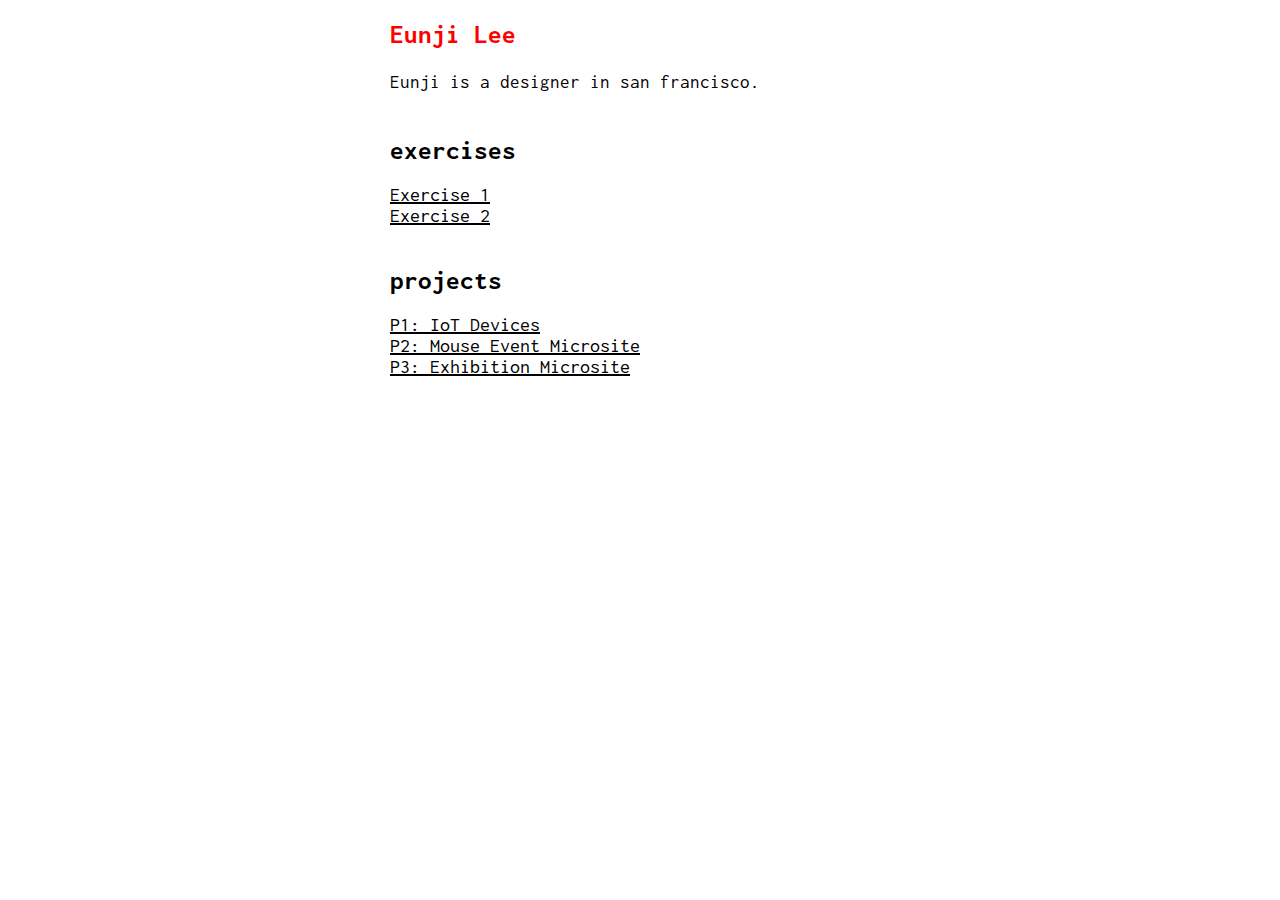
<file: index.html>
<!DOCTYPE html>
<html>

<head>
    <title>Interactive 2 - Eunji Lee</title>
    <meta charset="utf-8" />
    <link rel="stylesheet" type="text/css" href="styles/main.css">

    <link href="https://fonts.googleapis.com/css?family=Inconsolata" rel="stylesheet">    
</head>

<body>
    <div id="container">
        
        <!-- about me-->
        <h1>Eunji Lee</h1>    
        <p class="desc">Eunji is a designer in san francisco.</p>
        
        <!-- my work -->
        <div id="exercises">
          <h3>exercises</h3>
            <ul>
              <li><a href="exercise1/index.html" class="works">Exercise 1</a></li>
              <li><a href="exercise2/index.html">Exercise 2</a></li>
            </ul>
        </div>
        
        <div id="projects">
          <h3>projects</h3>
            <ul>
              <li><a href="p1/index.html" class="works">P1: IoT Devices</a></li>
              <li><a href="p2/index.html" class="works">P2: Mouse Event Microsite</a></li>
              <li><a href="p3/index.html" class="works">P3: Exhibition Microsite</a></li>
            </ul>
        </div>
    </div>
</body>
</html>
</file>
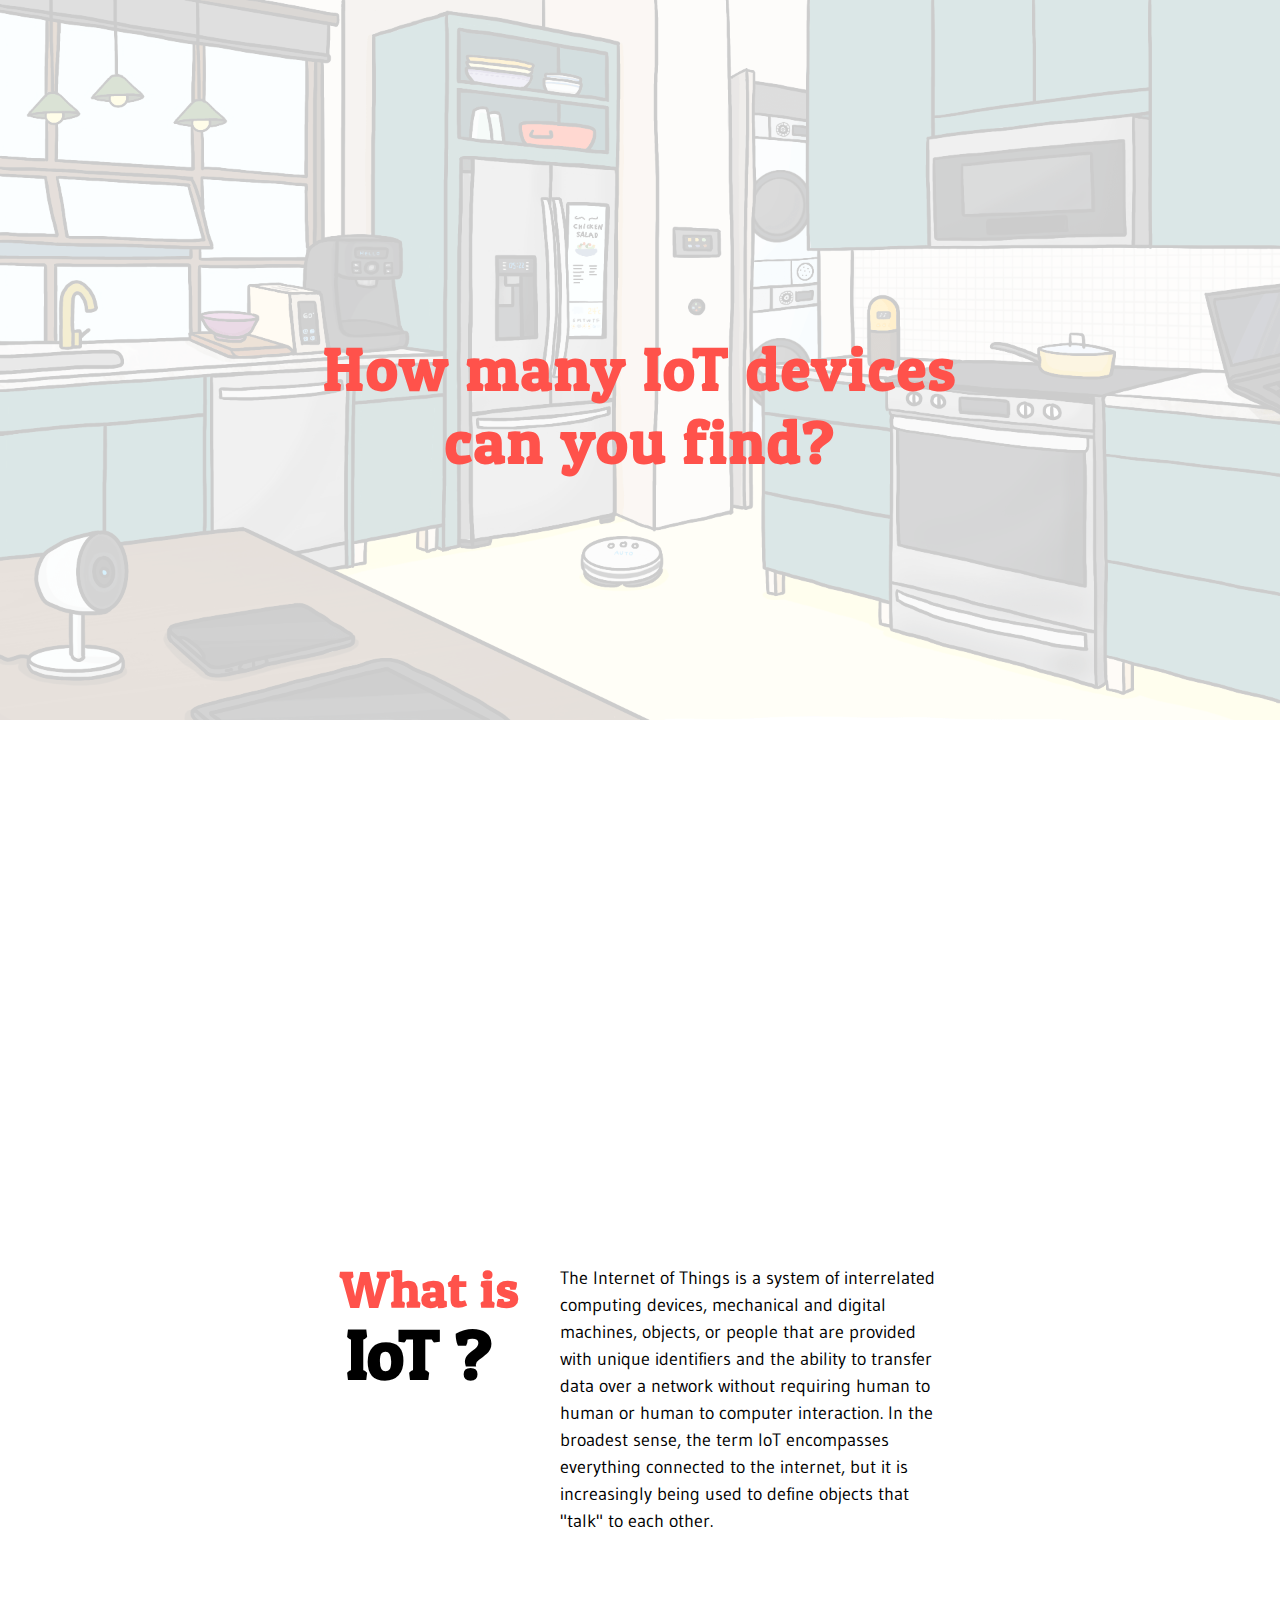
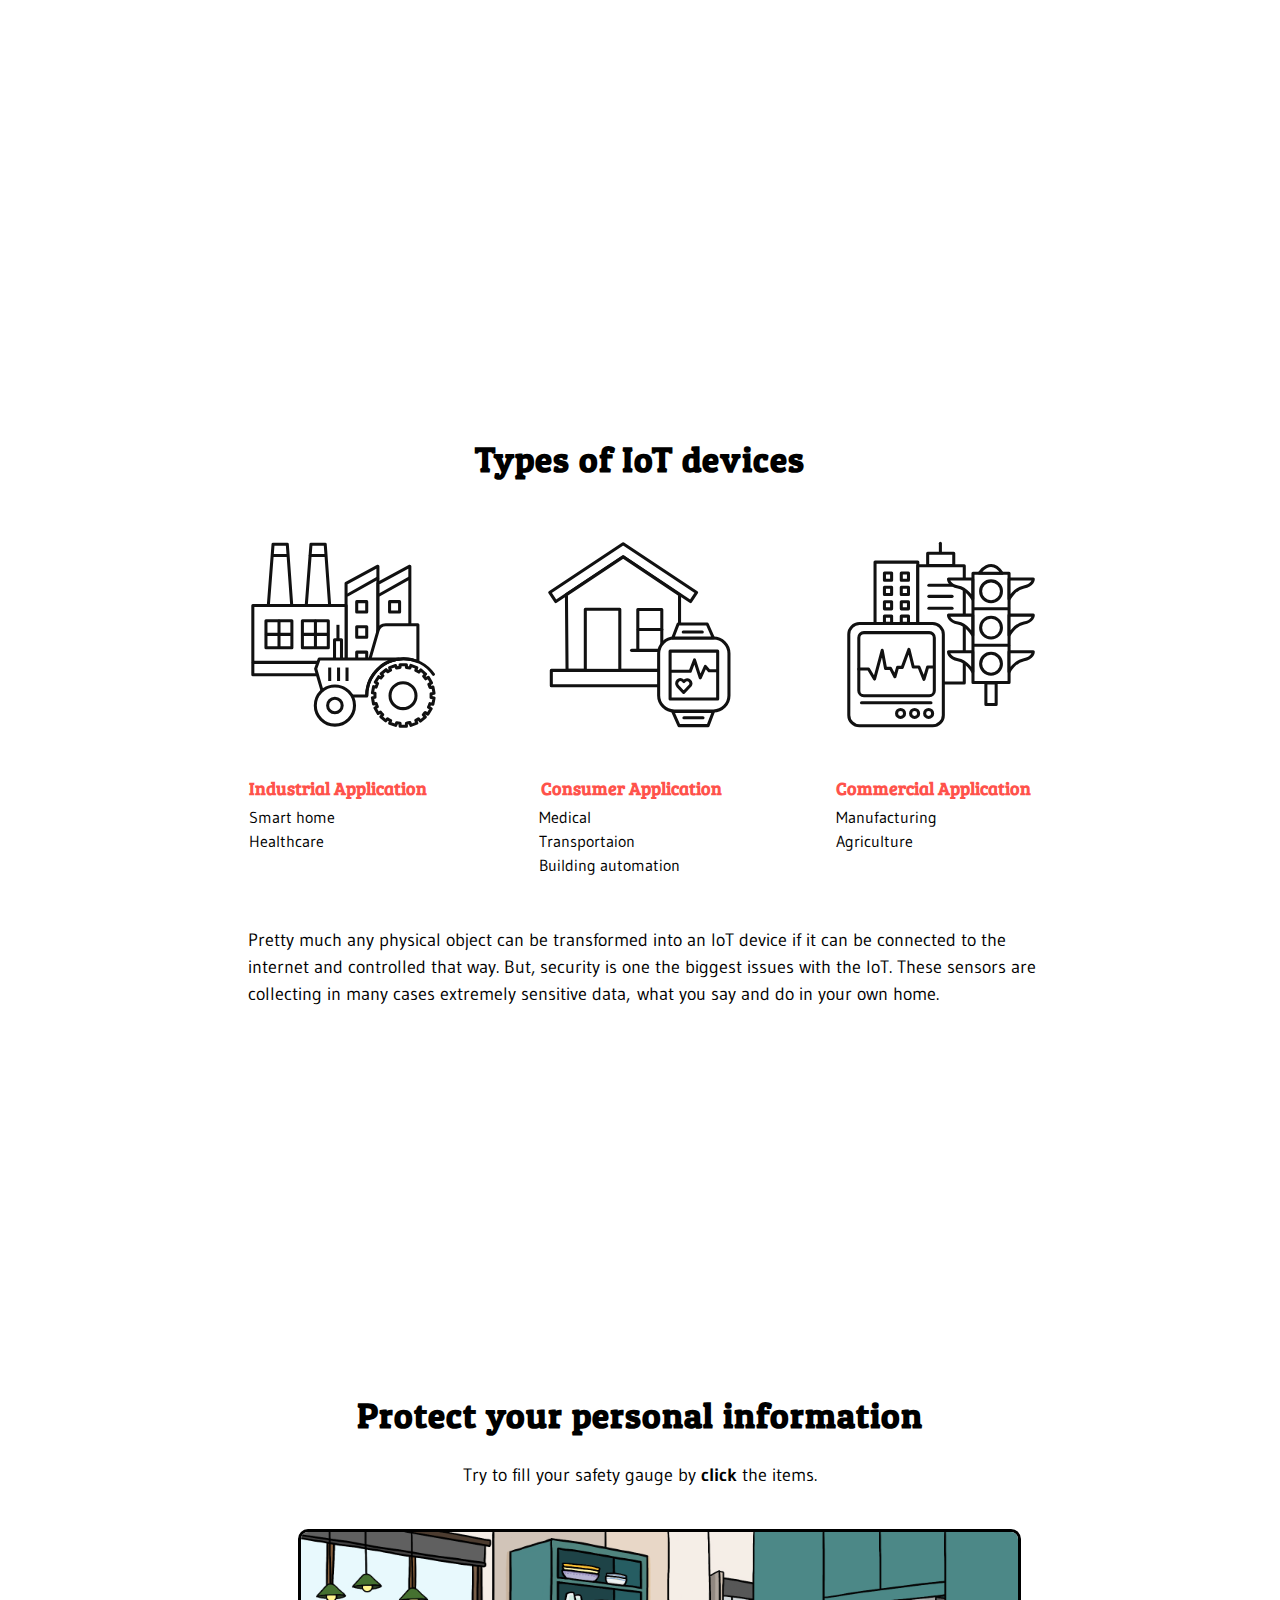
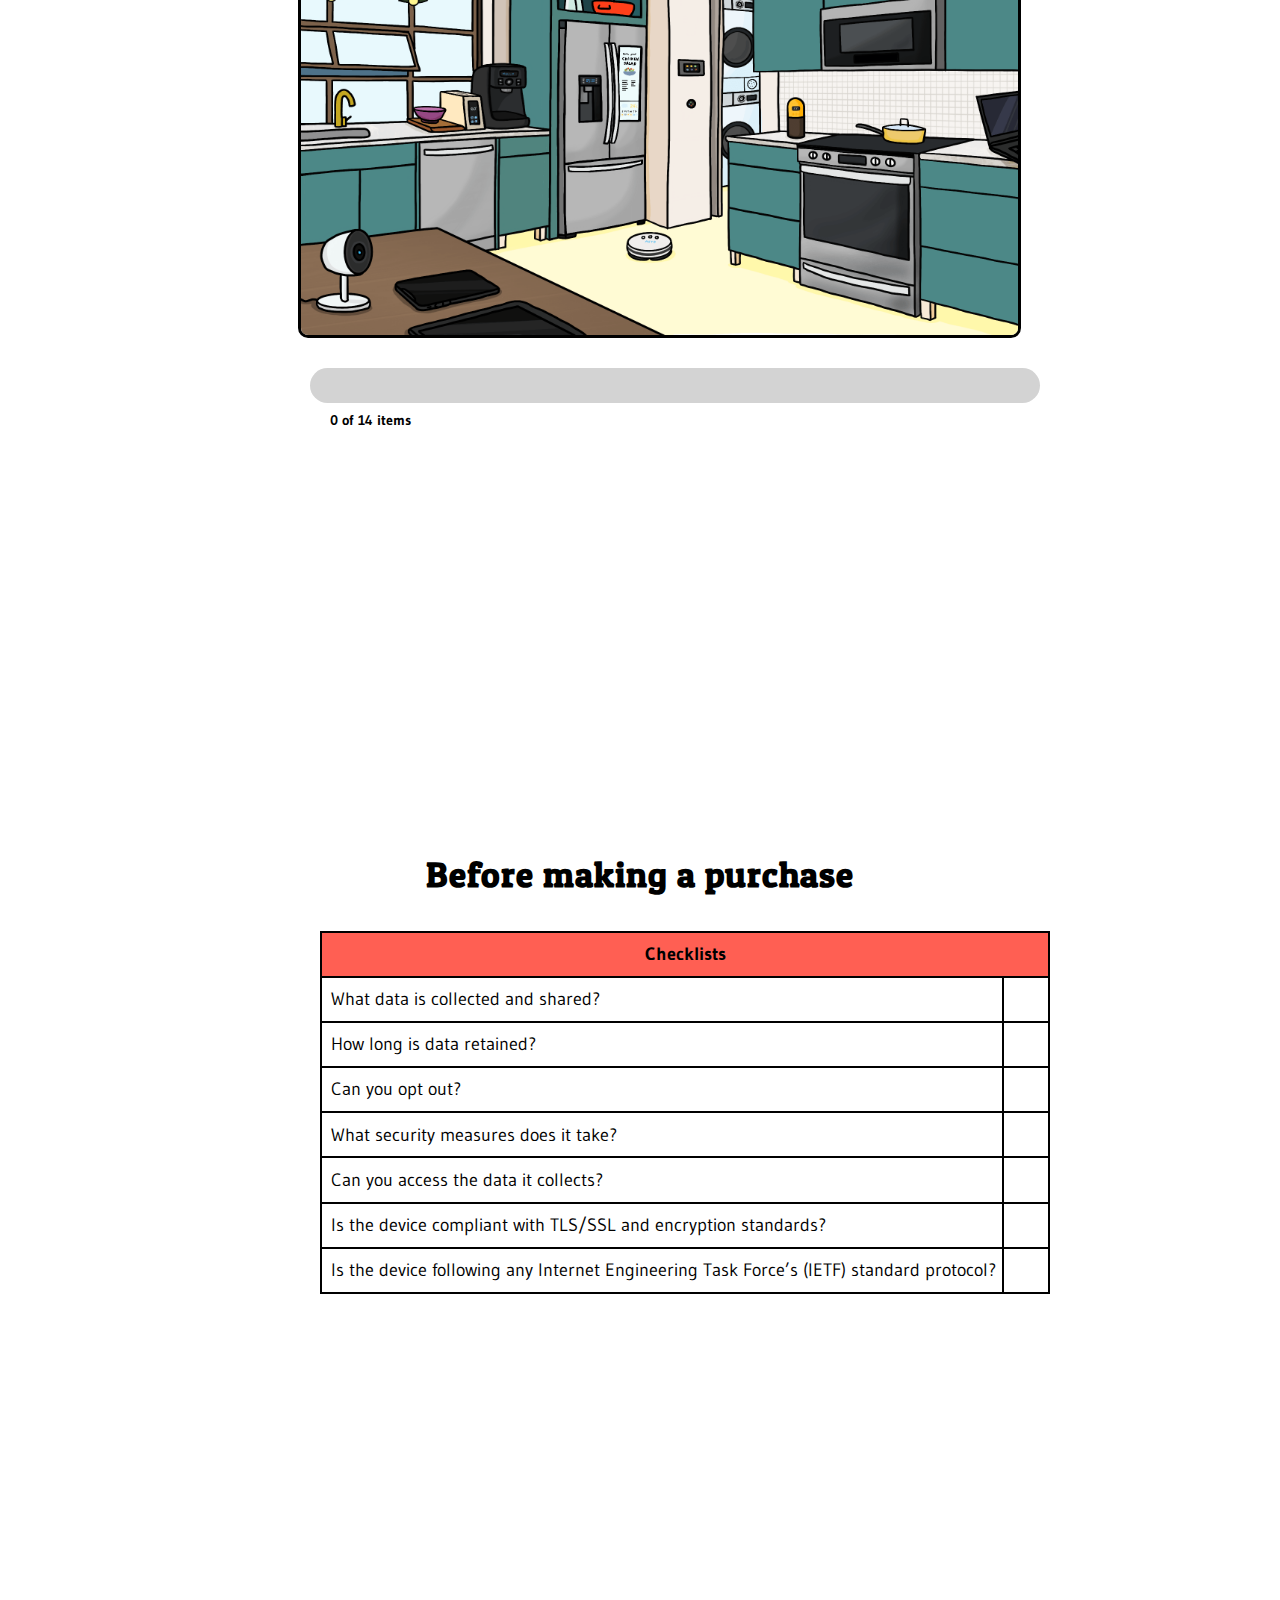
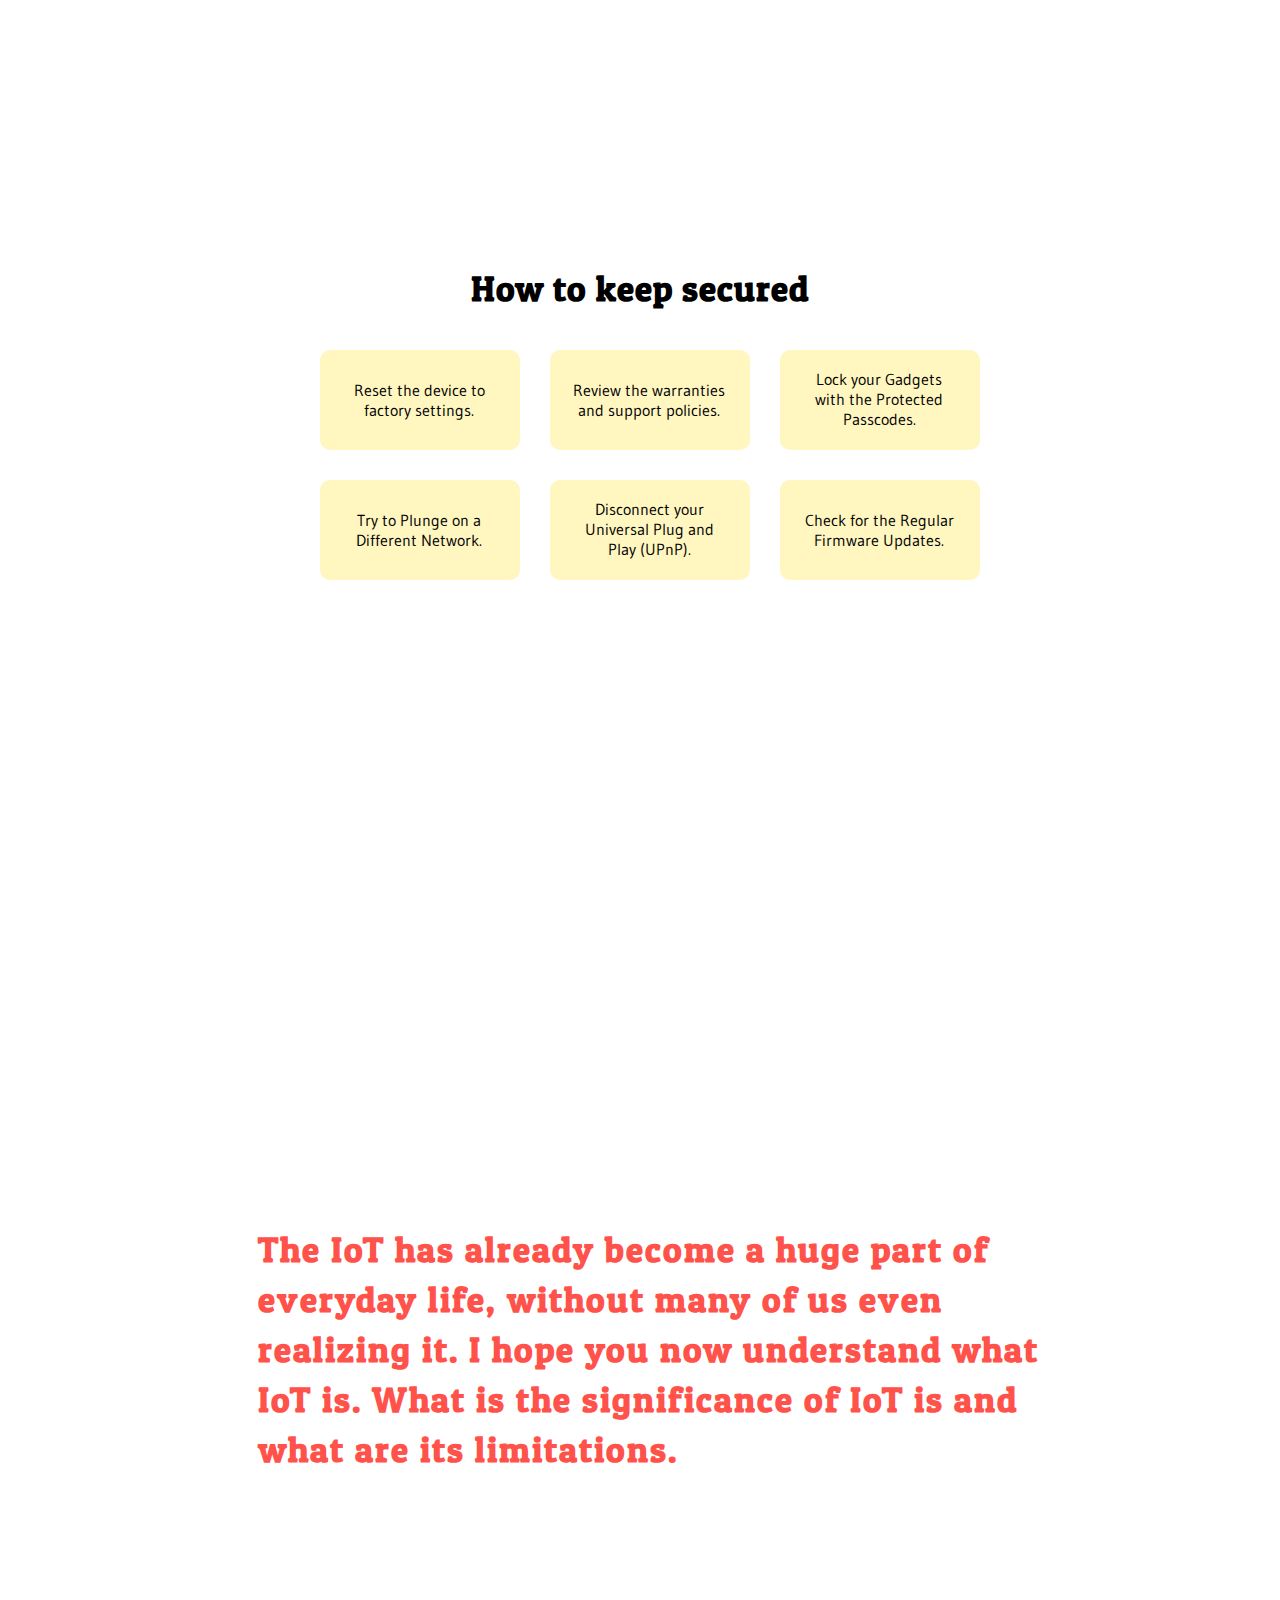
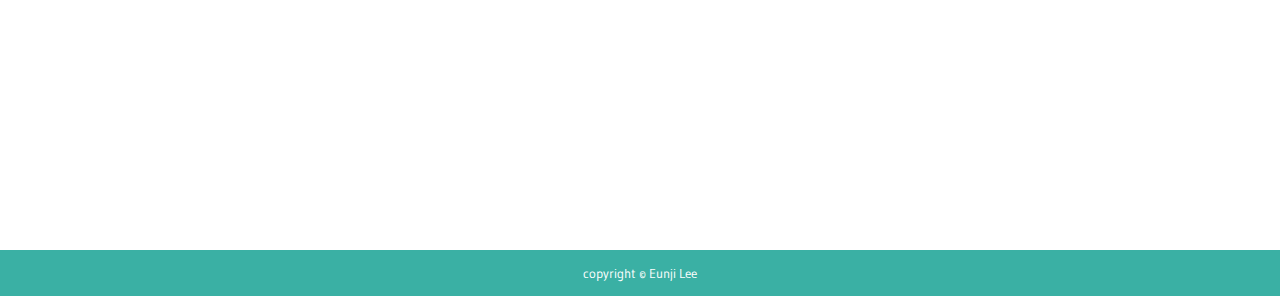
<file: p1/index.html>
<!DOCTYPE html>
<html>

<head>
    <title>Internet of Things Devices</title>
    <meta charset="utf-8">
    <meta name="viewport" content="width=device-width, initial-scale=1">
    <link rel="stylesheet" type="text/css" href="styles/main.css">
    <link href="https://fonts.googleapis.com/css?family=Abril+Fatface|Bree+Serif|Squada+One|Anton|Gudea|Patua+One&display=swap" rel="stylesheet">
    <script type="text/javascript" src="main.js" defer></script>
    <script src="http://code.jquery.com/jquery-1.10.1.min.js"></script>
</head>

<body>
	<div class="page centerContent">
	  <div class="introduction">
	    <img src="kitchen.png" id="bgImage">
	    <div class="middle">
	      <div class="text">How many IoT devices can you find?</div>
	    </div>
	  </div>
	</div>

  <div class="page centerContent">
    <div class="first grid-container">
        <div class="grid-item">
          <h1>What is</h1>
          <h2>IoT ?</h2>
        </div>
        <div class="grid-item">
          <p>The Internet of Things is a system of interrelated computing devices, mechanical and digital machines, objects, or people that are provided with unique identifiers and the ability to transfer data over a network without requiring human to human or human to computer interaction. In the broadest sense, the term IoT encompasses everything connected to the internet, but it is increasingly being used to define objects that "talk" to each other.</p>
        </div>
    </div>   
  </div>

  <div class="page centerContent">
	  <div class="additional">
      <h4>Types of IoT devices</h4>
        <div class="grid-container-2">
          <div class="grid-item-2">
            <img src="icons-01.svg">
            <img src="icons-02.svg">
            <img src="icons-03.svg">
          </div>
          <div class="grid-item-2">
            <h6>Industrial Application</h6>
            <h6>Consumer Application</h6>
            <h6>Commercial Application</h6>
          </div>
        <div class="grid-item-2">
          <text-2 id="padding-1">Smart home<br>Healthcare</text-2>
          <text-2 id="padding-2">Medical<br>Transportaion<br>Building automation</text-2>
          <text-2 id="padding-3">Manufacturing<br>Agriculture</text-2>
        </div>
        </div>
        <h3>Pretty much any physical object can be transformed into an IoT device if it can be connected to the internet and controlled that way. But, security is one the biggest issues with the IoT. These sensors are collecting in many cases extremely sensitive data, what you say and do in your own home.</h3>
    </div>
	</div>

  <div class="page centerContent">
    <div class="second">
        <h4>Protect your personal information</h4>
        <p> Try to fill your safety gauge by <strong class="grab">click</strong> the items.</p>

        <div id="kitchenImageBox">
	      <div class="hotspot grab" style="top:45.5%; left:58.5%"></div>
	      <div class="hotspot grab" style="top:27%; left:58.5%"></div>
	      <div class="hotspot grab" style="top:31%; left:54%"></div>
	      <div class="hotspot grab" style="top:46%; left:54%"></div>
	      <div class="hotspot grab" style="top:38%; left:48%"></div>
	      <div class="hotspot grab" style="top:40%; left:36%"></div>
	      <div class="hotspot grab" style="top:44%; left:32%"></div>
	      <div class="hotspot grab" style="top:14%; left:22.3%"></div>
	      <div class="hotspot grab" style="top:80%; left:21%"></div>
	      <div class="hotspot grab" style="top:88%; left:30%"></div>
	      <div class="hotspot grab" style="top:96%; left:36%"></div>
	      <div class="hotspot grab" style="top:78%; left:50%"></div>
	      <div class="hotspot grab" style="top:46%; left:64%"></div>
	      <div class="hotspot grab" style="top:46%; left:84%"></div>
	      <img src="kitchen.png" border="3" id="gameImage">
	   </div>

        <div class="gaugebar centerContent">
          <div class="fill"></div>
        </div>

        <h5 id="barLabel"> 0 of 14 items</h5>

    </div> 
  </div>

  <div class="page centerContent">
    <div class="third">
        <h4> Before making a purchase</h4>
        <table>
          <tr>
          	<th colspan=2>Checklists</th>
          </tr>
          <tr>
          	<td>What data is collected and shared?</td>
          	<td class="checkBox">
          	</td>
          </tr>
          <tr>
          	<td>How long is data retained?</td>
          	<td class="checkBox">
          	</td>
          </tr>
          <tr>
          	<td>Can you opt out?</td>
          	<td class="checkBox">
          </tr>
          <tr>
          	<td>What security measures does it take?</td>
          	<td class="checkBox">
          </tr>
          <tr>
          	<td>Can you access the data it collects?</td>
          	<td class="checkBox">
          </tr>
          <tr>
          	<td>Is the device compliant with
          		<div class="tooltip pointer">TLS/SSL
          		  <span class="tooltiptext description"> The SSL (Secure Sockets Layer) / TLS ( Transport Layer Security) protocol encrypts internet traffic of all types, making secure internet communication possible.</span>
          		</div>
          		and 
          	    <div class="tooltip pointer">encryption
          	      <span class="tooltiptext description">Encryption is necessary in order to communicate securely over the internet: if your data isn't encrypted, anyone can examine your packets and read confidential information.</span> 
          	    standards?</td>
          		<td class="checkBox">
          </tr>
          <tr>
          	<td>Is the device following any Internet Engineering Task Force’s (IETF) standard protocol?</td>
          	<td class="checkBox">
          </tr>
        </table>
    </div>   
  </div>

  <div class="page centerContent">
    <div class="fourth">
        <h4> How to keep secured</h4>
          <div class="grid-container-3">
              <p1 class="placement">Reset the device to factory settings.</p1>
              <p1 class="placement">Review the warranties and support policies.</p1>
              <p1>Lock your Gadgets with the Protected Passcodes.</p1>
              <p1 class="placement">Try to Plunge on a Different Network.</p1>
              <p1>Disconnect your Universal Plug and Play (UPnP).</p1>
              <p1 class="placement">Check for the Regular Firmware Updates.</p1>
          </div>
    </div> 
  </div>
  <div class="page centerContent">
    <div id="last">
      The IoT has already become a huge part of everyday life, without many of us even realizing it. I hope you now understand what IoT is. What is the significance of IoT is and what are its limitations.
    </div>
  </div>

  <div id="copyright">
    copyright © Eunji Lee
  </div>
</body>
</html>
</file>
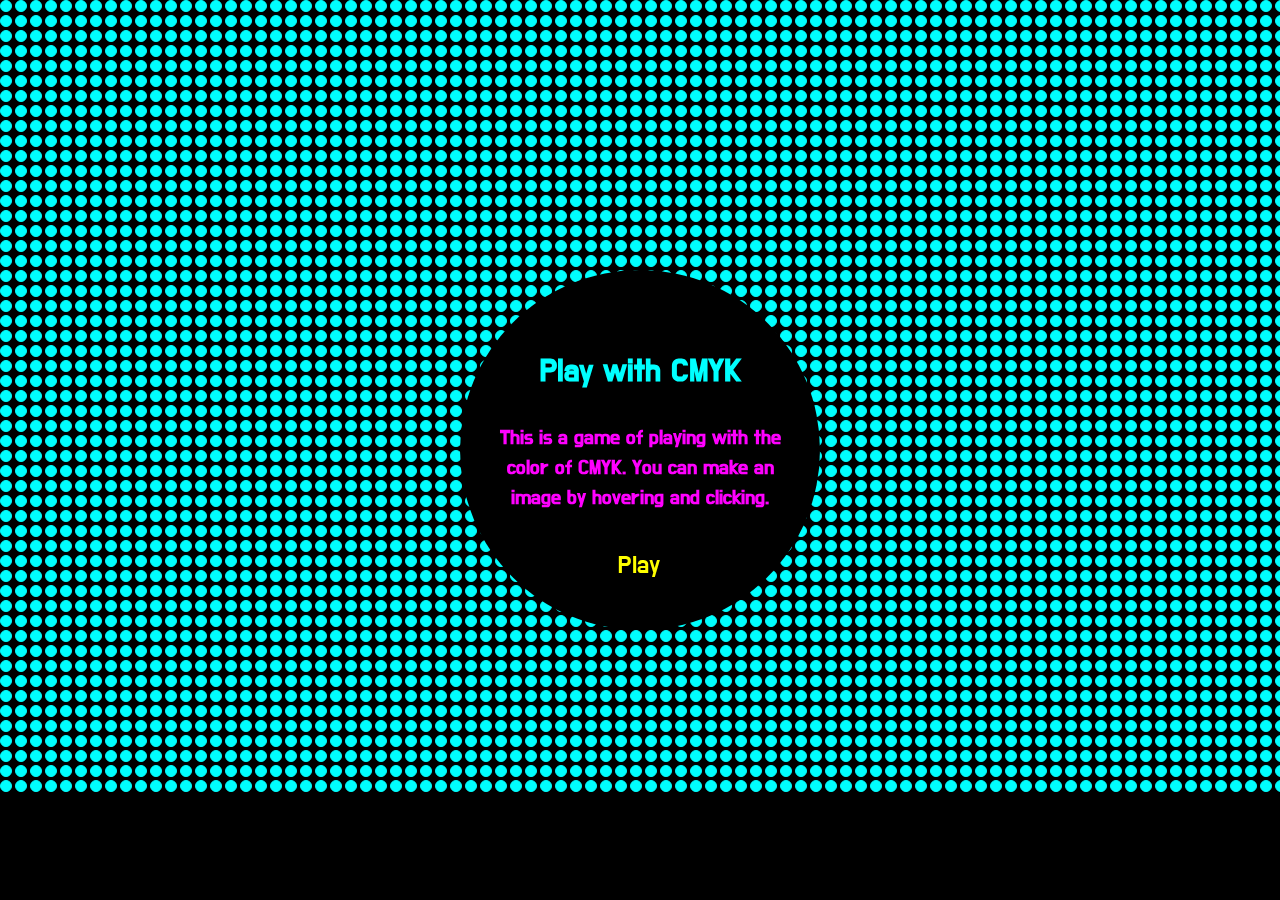
<file: p2/index.html>
<!DOCTYPE html>
<html lang="en">
  <head>
    <title>CMYK DOTS</title>
    <meta charset="utf-8">
    <meta http-equiv="X-UA-Compatible" content="IE=edge">
    <meta name="viewport" content="width=device-width, initial-scale=1">
    
    <!-- import the webpage's stylesheet -->
    <link rel="stylesheet" href="style.css">
    
    <!-- import the typeface -->
    <link href="https://fonts.googleapis.com/css2?family=Anton&family=Do+Hyeon&family=Passion+One&family=Titan+One&display=swap" rel="stylesheet">
    
    <!-- import the webpage's javascript file -->
    <script src="script.js" defer></script>
  </head> 
  
  <body class="isNotEnabled">
    <div class="grid-container">
      <div class="grid-item"></div>
      <div class="grid-item"></div>
      <div class="grid-item"></div>
      <div class="grid-item"></div>
      <div class="grid-item"></div>
      <div class="grid-item"></div>
      <div class="grid-item"></div>
      <div class="grid-item"></div>
      <div class="grid-item"></div>
      <div class="grid-item"></div>
      <div class="grid-item"></div>
      <div class="grid-item"></div>
      <div class="grid-item"></div>
      <div class="grid-item"></div>
      <div class="grid-item"></div>
      <div class="grid-item"></div>
      <div class="grid-item"></div>
      <div class="grid-item"></div>
      <div class="grid-item"></div>
      <div class="grid-item"></div>
      <div class="grid-item"></div>
      <div class="grid-item"></div>
      <div class="grid-item"></div>
      <div class="grid-item"></div>
      <div class="grid-item"></div>
      <div class="grid-item"></div>
      <div class="grid-item"></div>
      <div class="grid-item"></div>
      <div class="grid-item"></div>
      <div class="grid-item"></div>
      <div class="grid-item"></div>
      <div class="grid-item"></div>
      <div class="grid-item"></div>
      <div class="grid-item"></div>
      <div class="grid-item"></div>
      <div class="grid-item"></div>
      <div class="grid-item"></div>
      <div class="grid-item"></div>
      <div class="grid-item"></div>
      <div class="grid-item"></div>
      <div class="grid-item"></div>
      <div class="grid-item"></div>
      <div class="grid-item"></div>
      <div class="grid-item"></div>
      <div class="grid-item"></div>
      <div class="grid-item"></div>
      <div class="grid-item"></div>
      <div class="grid-item"></div>
      <div class="grid-item"></div>
      <div class="grid-item"></div>
      <div class="grid-item"></div>
      <div class="grid-item"></div>
      <div class="grid-item"></div>
      <div class="grid-item"></div>
      <div class="grid-item"></div>
      <div class="grid-item"></div>
      <div class="grid-item"></div>
      <div class="grid-item"></div>
      <div class="grid-item"></div>
      <div class="grid-item"></div>
      <div class="grid-item"></div>
      <div class="grid-item"></div>
      <div class="grid-item"></div>
      <div class="grid-item"></div>
      <div class="grid-item"></div>
      <div class="grid-item"></div>
      <div class="grid-item"></div>
      <div class="grid-item"></div>
      <div class="grid-item"></div>
      <div class="grid-item"></div>
      <div class="grid-item"></div>
      <div class="grid-item"></div>
      <div class="grid-item"></div>
      <div class="grid-item"></div>
      <div class="grid-item"></div>
      <div class="grid-item"></div>
      <div class="grid-item"></div>
      <div class="grid-item"></div>
      <div class="grid-item"></div>
      <div class="grid-item"></div>
      <div class="grid-item"></div>
      <div class="grid-item"></div>
      <div class="grid-item"></div>
      <div class="grid-item"></div>
      <div class="grid-item"></div>
      <div class="grid-item"></div>
      <div class="grid-item"></div>
      <div class="grid-item"></div>
      <div class="grid-item"></div>
      <div class="grid-item"></div>
      <div class="grid-item"></div>
      <div class="grid-item"></div>
      <div class="grid-item"></div>
      <div class="grid-item"></div>
      <div class="grid-item"></div>
      <div class="grid-item"></div>
       
      <div class="grid-item"></div>
      <div class="grid-item"></div>
      <div class="grid-item"></div>
      <div class="grid-item"></div>
      <div class="grid-item"></div>
      <div class="grid-item"></div>
      <div class="grid-item"></div>
      <div class="grid-item"></div>
      <div class="grid-item"></div>
      <div class="grid-item"></div>
      <div class="grid-item"></div>
      <div class="grid-item"></div>
      <div class="grid-item"></div>
      <div class="grid-item"></div>
      <div class="grid-item"></div>
      <div class="grid-item"></div>
      <div class="grid-item"></div>
      <div class="grid-item"></div>
      <div class="grid-item"></div>
      <div class="grid-item"></div>
      <div class="grid-item"></div>
      <div class="grid-item"></div>
      <div class="grid-item"></div>
      <div class="grid-item"></div>
      <div class="grid-item"></div>
      <div class="grid-item"></div>
      <div class="grid-item"></div>
      <div class="grid-item"></div>
      <div class="grid-item"></div>
      <div class="grid-item"></div>
      <div class="grid-item"></div>
      <div class="grid-item"></div>
      <div class="grid-item"></div>
      <div class="grid-item"></div>
      <div class="grid-item"></div>
      <div class="grid-item"></div>
      <div class="grid-item"></div>
      <div class="grid-item"></div>
      <div class="grid-item"></div>
      <div class="grid-item"></div>
      <div class="grid-item"></div>
      <div class="grid-item"></div>
      <div class="grid-item"></div>
      <div class="grid-item"></div>
      <div class="grid-item"></div>
      <div class="grid-item"></div>
      <div class="grid-item"></div>
      <div class="grid-item"></div>
      <div class="grid-item"></div>
      <div class="grid-item"></div>
      <div class="grid-item"></div>
      <div class="grid-item"></div>
      <div class="grid-item"></div>
      <div class="grid-item"></div>
      <div class="grid-item"></div>
      <div class="grid-item"></div>
      <div class="grid-item"></div>
      <div class="grid-item"></div>
      <div class="grid-item"></div>
      <div class="grid-item"></div>
      <div class="grid-item"></div>
      <div class="grid-item"></div>
      <div class="grid-item"></div>
      <div class="grid-item"></div>
      <div class="grid-item"></div>
      <div class="grid-item"></div>
      <div class="grid-item"></div>
      <div class="grid-item"></div>
      <div class="grid-item"></div>
      <div class="grid-item"></div>
      <div class="grid-item"></div>
      <div class="grid-item"></div>
      <div class="grid-item"></div>
      <div class="grid-item"></div>
      <div class="grid-item"></div>
      <div class="grid-item"></div>
      <div class="grid-item"></div>
      <div class="grid-item"></div>
      <div class="grid-item"></div>
      <div class="grid-item"></div>
      <div class="grid-item"></div>
      <div class="grid-item"></div>
      <div class="grid-item"></div>
      <div class="grid-item"></div>
      <div class="grid-item"></div>
      <div class="grid-item"></div>
      <div class="grid-item"></div>
      <div class="grid-item"></div>
      <div class="grid-item"></div>
      <div class="grid-item"></div>
      <div class="grid-item"></div>
      <div class="grid-item"></div>
      <div class="grid-item"></div>
      <div class="grid-item"></div>
      <div class="grid-item"></div>
      <div class="grid-item"></div>
       
      <div class="grid-item"></div>
      <div class="grid-item"></div>
      <div class="grid-item"></div>
      <div class="grid-item"></div>
      <div class="grid-item"></div>
      <div class="grid-item"></div>
      <div class="grid-item"></div>
      <div class="grid-item"></div>
      <div class="grid-item"></div>
      <div class="grid-item"></div>
      <div class="grid-item"></div>
      <div class="grid-item"></div>
      <div class="grid-item"></div>
      <div class="grid-item"></div>
      <div class="grid-item"></div>
      <div class="grid-item"></div>
      <div class="grid-item"></div>
      <div class="grid-item"></div>
      <div class="grid-item"></div>
      <div class="grid-item"></div>
      <div class="grid-item"></div>
      <div class="grid-item"></div>
      <div class="grid-item"></div>
      <div class="grid-item"></div>
      <div class="grid-item"></div>
      <div class="grid-item"></div>
      <div class="grid-item"></div>
      <div class="grid-item"></div>
      <div class="grid-item"></div>
      <div class="grid-item"></div>
      <div class="grid-item"></div>
      <div class="grid-item"></div>
      <div class="grid-item"></div>
      <div class="grid-item"></div>
      <div class="grid-item"></div>
      <div class="grid-item"></div>
      <div class="grid-item"></div>
      <div class="grid-item"></div>
      <div class="grid-item"></div>
      <div class="grid-item"></div>
      <div class="grid-item"></div>
      <div class="grid-item"></div>
      <div class="grid-item"></div>
      <div class="grid-item"></div>
      <div class="grid-item"></div>
      <div class="grid-item"></div>
      <div class="grid-item"></div>
      <div class="grid-item"></div>
      <div class="grid-item"></div>
      <div class="grid-item"></div>
      <div class="grid-item"></div>
      <div class="grid-item"></div>
      <div class="grid-item"></div>
      <div class="grid-item"></div>
      <div class="grid-item"></div>
      <div class="grid-item"></div>
      <div class="grid-item"></div>
      <div class="grid-item"></div>
      <div class="grid-item"></div>
      <div class="grid-item"></div>
      <div class="grid-item"></div>
      <div class="grid-item"></div>
      <div class="grid-item"></div>
      <div class="grid-item"></div>
      <div class="grid-item"></div>
      <div class="grid-item"></div>
      <div class="grid-item"></div>
      <div class="grid-item"></div>
      <div class="grid-item"></div>
      <div class="grid-item"></div>
      <div class="grid-item"></div>
      <div class="grid-item"></div>
      <div class="grid-item"></div>
      <div class="grid-item"></div>
      <div class="grid-item"></div>
      <div class="grid-item"></div>
      <div class="grid-item"></div>
      <div class="grid-item"></div>
      <div class="grid-item"></div>
      <div class="grid-item"></div>
      <div class="grid-item"></div>
      <div class="grid-item"></div>
      <div class="grid-item"></div>
      <div class="grid-item"></div>
      <div class="grid-item"></div>
      <div class="grid-item"></div>
      <div class="grid-item"></div>
      <div class="grid-item"></div>
      <div class="grid-item"></div>
      <div class="grid-item"></div>
      <div class="grid-item"></div>
      <div class="grid-item"></div>
      <div class="grid-item"></div>
      <div class="grid-item"></div>
      <div class="grid-item"></div>
      <div class="grid-item"></div>
       
      <div class="grid-item"></div>
      <div class="grid-item"></div>
      <div class="grid-item"></div>
      <div class="grid-item"></div>
      <div class="grid-item"></div>
      <div class="grid-item"></div>
      <div class="grid-item"></div>
      <div class="grid-item"></div>
      <div class="grid-item"></div>
      <div class="grid-item"></div>
      <div class="grid-item"></div>
      <div class="grid-item"></div>
      <div class="grid-item"></div>
      <div class="grid-item"></div>
      <div class="grid-item"></div>
      <div class="grid-item"></div>
      <div class="grid-item"></div>
      <div class="grid-item"></div>
      <div class="grid-item"></div>
      <div class="grid-item"></div>
      <div class="grid-item"></div>
      <div class="grid-item"></div>
      <div class="grid-item"></div>
      <div class="grid-item"></div>
      <div class="grid-item"></div>
      <div class="grid-item"></div>
      <div class="grid-item"></div>
      <div class="grid-item"></div>
      <div class="grid-item"></div>
      <div class="grid-item"></div>
      <div class="grid-item"></div>
      <div class="grid-item"></div>
      <div class="grid-item"></div>
      <div class="grid-item"></div>
      <div class="grid-item"></div>
      <div class="grid-item"></div>
      <div class="grid-item"></div>
      <div class="grid-item"></div>
      <div class="grid-item"></div>
      <div class="grid-item"></div>
      <div class="grid-item"></div>
      <div class="grid-item"></div>
      <div class="grid-item"></div>
      <div class="grid-item"></div>
      <div class="grid-item"></div>
      <div class="grid-item"></div>
      <div class="grid-item"></div>
      <div class="grid-item"></div>
      <div class="grid-item"></div>
      <div class="grid-item"></div>
      <div class="grid-item"></div>
      <div class="grid-item"></div>
      <div class="grid-item"></div>
      <div class="grid-item"></div>
      <div class="grid-item"></div>
      <div class="grid-item"></div>
      <div class="grid-item"></div>
      <div class="grid-item"></div>
      <div class="grid-item"></div>
      <div class="grid-item"></div>
      <div class="grid-item"></div>
      <div class="grid-item"></div>
      <div class="grid-item"></div>
      <div class="grid-item"></div>
      <div class="grid-item"></div>
      <div class="grid-item"></div>
      <div class="grid-item"></div>
      <div class="grid-item"></div>
      <div class="grid-item"></div>
      <div class="grid-item"></div>
      <div class="grid-item"></div>
      <div class="grid-item"></div>
      <div class="grid-item"></div>
      <div class="grid-item"></div>
      <div class="grid-item"></div>
      <div class="grid-item"></div>
      <div class="grid-item"></div>
      <div class="grid-item"></div>
      <div class="grid-item"></div>
      <div class="grid-item"></div>
      <div class="grid-item"></div>
      <div class="grid-item"></div>
      <div class="grid-item"></div>
      <div class="grid-item"></div>
      <div class="grid-item"></div>
      <div class="grid-item"></div>
      <div class="grid-item"></div>
      <div class="grid-item"></div>
      <div class="grid-item"></div>
      <div class="grid-item"></div>
      <div class="grid-item"></div>
      <div class="grid-item"></div>
      <div class="grid-item"></div>
      <div class="grid-item"></div>
      <div class="grid-item"></div>
      <div class="grid-item"></div>
       
      <div class="grid-item"></div>
      <div class="grid-item"></div>
      <div class="grid-item"></div>
      <div class="grid-item"></div>
      <div class="grid-item"></div>
      <div class="grid-item"></div>
      <div class="grid-item"></div>
      <div class="grid-item"></div>
      <div class="grid-item"></div>
      <div class="grid-item"></div>
      <div class="grid-item"></div>
      <div class="grid-item"></div>
      <div class="grid-item"></div>
      <div class="grid-item"></div>
      <div class="grid-item"></div>
      <div class="grid-item"></div>
      <div class="grid-item"></div>
      <div class="grid-item"></div>
      <div class="grid-item"></div>
      <div class="grid-item"></div>
      <div class="grid-item"></div>
      <div class="grid-item"></div>
      <div class="grid-item"></div>
      <div class="grid-item"></div>
      <div class="grid-item"></div>
      <div class="grid-item"></div>
      <div class="grid-item"></div>
      <div class="grid-item"></div>
      <div class="grid-item"></div>
      <div class="grid-item"></div>
      <div class="grid-item"></div>
      <div class="grid-item"></div>
      <div class="grid-item"></div>
      <div class="grid-item"></div>
      <div class="grid-item"></div>
      <div class="grid-item"></div>
      <div class="grid-item"></div>
      <div class="grid-item"></div>
      <div class="grid-item"></div>
      <div class="grid-item"></div>
      <div class="grid-item"></div>
      <div class="grid-item"></div>
      <div class="grid-item"></div>
      <div class="grid-item"></div>
      <div class="grid-item"></div>
      <div class="grid-item"></div>
      <div class="grid-item"></div>
      <div class="grid-item"></div>
      <div class="grid-item"></div>
      <div class="grid-item"></div>
      <div class="grid-item"></div>
      <div class="grid-item"></div>
      <div class="grid-item"></div>
      <div class="grid-item"></div>
      <div class="grid-item"></div>
      <div class="grid-item"></div>
      <div class="grid-item"></div>
      <div class="grid-item"></div>
      <div class="grid-item"></div>
      <div class="grid-item"></div>
      <div class="grid-item"></div>
      <div class="grid-item"></div>
      <div class="grid-item"></div>
      <div class="grid-item"></div>
      <div class="grid-item"></div>
      <div class="grid-item"></div>
      <div class="grid-item"></div>
      <div class="grid-item"></div>
      <div class="grid-item"></div>
      <div class="grid-item"></div>
      <div class="grid-item"></div>
      <div class="grid-item"></div>
      <div class="grid-item"></div>
      <div class="grid-item"></div>
      <div class="grid-item"></div>
      <div class="grid-item"></div>
      <div class="grid-item"></div>
      <div class="grid-item"></div>
      <div class="grid-item"></div>
      <div class="grid-item"></div>
      <div class="grid-item"></div>
      <div class="grid-item"></div>
      <div class="grid-item"></div>
      <div class="grid-item"></div>
      <div class="grid-item"></div>
      <div class="grid-item"></div>
      <div class="grid-item"></div>
      <div class="grid-item"></div>
      <div class="grid-item"></div>
      <div class="grid-item"></div>
      <div class="grid-item"></div>
      <div class="grid-item"></div>
      <div class="grid-item"></div>
      <div class="grid-item"></div>
      <div class="grid-item"></div>
      <div class="grid-item"></div>

      <div class="grid-item"></div>
      <div class="grid-item"></div>
      <div class="grid-item"></div>
      <div class="grid-item"></div>
      <div class="grid-item"></div>
      <div class="grid-item"></div>
      <div class="grid-item"></div>
      <div class="grid-item"></div>
      <div class="grid-item"></div>
      <div class="grid-item"></div>
      <div class="grid-item"></div>
      <div class="grid-item"></div>
      <div class="grid-item"></div>
      <div class="grid-item"></div>
      <div class="grid-item"></div>
      <div class="grid-item"></div>
      <div class="grid-item"></div>
      <div class="grid-item"></div>
      <div class="grid-item"></div>
      <div class="grid-item"></div>
      <div class="grid-item"></div>
      <div class="grid-item"></div>
      <div class="grid-item"></div>
      <div class="grid-item"></div>
      <div class="grid-item"></div>
      <div class="grid-item"></div>
      <div class="grid-item"></div>
      <div class="grid-item"></div>
      <div class="grid-item"></div>
      <div class="grid-item"></div>
      <div class="grid-item"></div>
      <div class="grid-item"></div>
      <div class="grid-item"></div>
      <div class="grid-item"></div>
      <div class="grid-item"></div>
      <div class="grid-item"></div>
      <div class="grid-item"></div>
      <div class="grid-item"></div>
      <div class="grid-item"></div>
      <div class="grid-item"></div>
      <div class="grid-item"></div>
      <div class="grid-item"></div>
      <div class="grid-item"></div>
      <div class="grid-item"></div>
      <div class="grid-item"></div>
      <div class="grid-item"></div>
      <div class="grid-item"></div>
      <div class="grid-item"></div>
      <div class="grid-item"></div>
      <div class="grid-item"></div>
      <div class="grid-item"></div>
      <div class="grid-item"></div>
      <div class="grid-item"></div>
      <div class="grid-item"></div>
      <div class="grid-item"></div>
      <div class="grid-item"></div>
      <div class="grid-item"></div>
      <div class="grid-item"></div>
      <div class="grid-item"></div>
      <div class="grid-item"></div>
      <div class="grid-item"></div>
      <div class="grid-item"></div>
      <div class="grid-item"></div>
      <div class="grid-item"></div>
      <div class="grid-item"></div>
      <div class="grid-item"></div>
      <div class="grid-item"></div>
      <div class="grid-item"></div>
      <div class="grid-item"></div>
      <div class="grid-item"></div>
      <div class="grid-item"></div>
      <div class="grid-item"></div>
      <div class="grid-item"></div>
      <div class="grid-item"></div>
      <div class="grid-item"></div>
      <div class="grid-item"></div>
      <div class="grid-item"></div>
      <div class="grid-item"></div>
      <div class="grid-item"></div>
      <div class="grid-item"></div>
      <div class="grid-item"></div>
      <div class="grid-item"></div>
      <div class="grid-item"></div>
      <div class="grid-item"></div>
      <div class="grid-item"></div>
      <div class="grid-item"></div>
      <div class="grid-item"></div>
      <div class="grid-item"></div>
      <div class="grid-item"></div>
      <div class="grid-item"></div>
      <div class="grid-item"></div>
      <div class="grid-item"></div>
      <div class="grid-item"></div>
      <div class="grid-item"></div>
      <div class="grid-item"></div>
      <div class="grid-item"></div>
      <div class="grid-item"></div>
      <div class="grid-item"></div>
      <div class="grid-item"></div>
      <div class="grid-item"></div>
      <div class="grid-item"></div>
      <div class="grid-item"></div>
      <div class="grid-item"></div>
      <div class="grid-item"></div>
      <div class="grid-item"></div>
      <div class="grid-item"></div>
       
      <div class="grid-item"></div>
      <div class="grid-item"></div>
      <div class="grid-item"></div>
      <div class="grid-item"></div>
      <div class="grid-item"></div>
      <div class="grid-item"></div>
      <div class="grid-item"></div>
      <div class="grid-item"></div>
      <div class="grid-item"></div>
      <div class="grid-item"></div>
      <div class="grid-item"></div>
      <div class="grid-item"></div>
      <div class="grid-item"></div>
      <div class="grid-item"></div>
      <div class="grid-item"></div>
      <div class="grid-item"></div>
      <div class="grid-item"></div>
      <div class="grid-item"></div>
      <div class="grid-item"></div>
      <div class="grid-item"></div>
      <div class="grid-item"></div>
      <div class="grid-item"></div>
      <div class="grid-item"></div>
      <div class="grid-item"></div>
      <div class="grid-item"></div>
      <div class="grid-item"></div>
      <div class="grid-item"></div>
      <div class="grid-item"></div>
      <div class="grid-item"></div>
      <div class="grid-item"></div>
      <div class="grid-item"></div>
      <div class="grid-item"></div>
      <div class="grid-item"></div>
      <div class="grid-item"></div>
      <div class="grid-item"></div>
      <div class="grid-item"></div>
      <div class="grid-item"></div>
      <div class="grid-item"></div>
      <div class="grid-item"></div>
      <div class="grid-item"></div>
      <div class="grid-item"></div>
      <div class="grid-item"></div>
      <div class="grid-item"></div>
      <div class="grid-item"></div>
      <div class="grid-item"></div>
      <div class="grid-item"></div>
      <div class="grid-item"></div>
      <div class="grid-item"></div>
      <div class="grid-item"></div>
      <div class="grid-item"></div>
      <div class="grid-item"></div>
      <div class="grid-item"></div>
      <div class="grid-item"></div>
      <div class="grid-item"></div>
      <div class="grid-item"></div>
      <div class="grid-item"></div>
      <div class="grid-item"></div>
      <div class="grid-item"></div>
      <div class="grid-item"></div>
      <div class="grid-item"></div>
      <div class="grid-item"></div>
      <div class="grid-item"></div>
      <div class="grid-item"></div>
      <div class="grid-item"></div>
      <div class="grid-item"></div>
      <div class="grid-item"></div>
      <div class="grid-item"></div>
      <div class="grid-item"></div>
      <div class="grid-item"></div>
      <div class="grid-item"></div>
      <div class="grid-item"></div>
      <div class="grid-item"></div>
      <div class="grid-item"></div>
      <div class="grid-item"></div>
      <div class="grid-item"></div>
      <div class="grid-item"></div>
      <div class="grid-item"></div>
      <div class="grid-item"></div>
      <div class="grid-item"></div>
      <div class="grid-item"></div>
      <div class="grid-item"></div>
      <div class="grid-item"></div>
      <div class="grid-item"></div>
      <div class="grid-item"></div>
      <div class="grid-item"></div>
      <div class="grid-item"></div>
      <div class="grid-item"></div>
      <div class="grid-item"></div>
      <div class="grid-item"></div>
      <div class="grid-item"></div>
      <div class="grid-item"></div>
      <div class="grid-item"></div>
      <div class="grid-item"></div>
      <div class="grid-item"></div>
      <div class="grid-item"></div>
      <div class="grid-item"></div>
       
      <div class="grid-item"></div>
      <div class="grid-item"></div>
      <div class="grid-item"></div>
      <div class="grid-item"></div>
      <div class="grid-item"></div>
      <div class="grid-item"></div>
      <div class="grid-item"></div>
      <div class="grid-item"></div>
      <div class="grid-item"></div>
      <div class="grid-item"></div>
      <div class="grid-item"></div>
      <div class="grid-item"></div>
      <div class="grid-item"></div>
      <div class="grid-item"></div>
      <div class="grid-item"></div>
      <div class="grid-item"></div>
      <div class="grid-item"></div>
      <div class="grid-item"></div>
      <div class="grid-item"></div>
      <div class="grid-item"></div>
      <div class="grid-item"></div>
      <div class="grid-item"></div>
      <div class="grid-item"></div>
      <div class="grid-item"></div>
      <div class="grid-item"></div>
      <div class="grid-item"></div>
      <div class="grid-item"></div>
      <div class="grid-item"></div>
      <div class="grid-item"></div>
      <div class="grid-item"></div>
      <div class="grid-item"></div>
      <div class="grid-item"></div>
      <div class="grid-item"></div>
      <div class="grid-item"></div>
      <div class="grid-item"></div>
      <div class="grid-item"></div>
      <div class="grid-item"></div>
      <div class="grid-item"></div>
      <div class="grid-item"></div>
      <div class="grid-item"></div>
      <div class="grid-item"></div>
      <div class="grid-item"></div>
      <div class="grid-item"></div>
      <div class="grid-item"></div>
      <div class="grid-item"></div>
      <div class="grid-item"></div>
      <div class="grid-item"></div>
      <div class="grid-item"></div>
      <div class="grid-item"></div>
      <div class="grid-item"></div>
      <div class="grid-item"></div>
      <div class="grid-item"></div>
      <div class="grid-item"></div>
      <div class="grid-item"></div>
      <div class="grid-item"></div>
      <div class="grid-item"></div>
      <div class="grid-item"></div>
      <div class="grid-item"></div>
      <div class="grid-item"></div>
      <div class="grid-item"></div>
      <div class="grid-item"></div>
      <div class="grid-item"></div>
      <div class="grid-item"></div>
      <div class="grid-item"></div>
      <div class="grid-item"></div>
      <div class="grid-item"></div>
      <div class="grid-item"></div>
      <div class="grid-item"></div>
      <div class="grid-item"></div>
      <div class="grid-item"></div>
      <div class="grid-item"></div>
      <div class="grid-item"></div>
      <div class="grid-item"></div>
      <div class="grid-item"></div>
      <div class="grid-item"></div>
      <div class="grid-item"></div>
      <div class="grid-item"></div>
      <div class="grid-item"></div>
      <div class="grid-item"></div>
      <div class="grid-item"></div>
      <div class="grid-item"></div>
      <div class="grid-item"></div>
      <div class="grid-item"></div>
      <div class="grid-item"></div>
      <div class="grid-item"></div>
      <div class="grid-item"></div>
      <div class="grid-item"></div>
      <div class="grid-item"></div>
      <div class="grid-item"></div>
      <div class="grid-item"></div>
      <div class="grid-item"></div>
      <div class="grid-item"></div>
      <div class="grid-item"></div>
      <div class="grid-item"></div>
      <div class="grid-item"></div>
      <div class="grid-item"></div>
       
      <div class="grid-item"></div>
      <div class="grid-item"></div>
      <div class="grid-item"></div>
      <div class="grid-item"></div>
      <div class="grid-item"></div>
      <div class="grid-item"></div>
      <div class="grid-item"></div>
      <div class="grid-item"></div>
      <div class="grid-item"></div>
      <div class="grid-item"></div>
      <div class="grid-item"></div>
      <div class="grid-item"></div>
      <div class="grid-item"></div>
      <div class="grid-item"></div>
      <div class="grid-item"></div>
      <div class="grid-item"></div>
      <div class="grid-item"></div>
      <div class="grid-item"></div>
      <div class="grid-item"></div>
      <div class="grid-item"></div>
      <div class="grid-item"></div>
      <div class="grid-item"></div>
      <div class="grid-item"></div>
      <div class="grid-item"></div>
      <div class="grid-item"></div>
      <div class="grid-item"></div>
      <div class="grid-item"></div>
      <div class="grid-item"></div>
      <div class="grid-item"></div>
      <div class="grid-item"></div>
      <div class="grid-item"></div>
      <div class="grid-item"></div>
      <div class="grid-item"></div>
      <div class="grid-item"></div>
      <div class="grid-item"></div>
      <div class="grid-item"></div>
      <div class="grid-item"></div>
      <div class="grid-item"></div>
      <div class="grid-item"></div>
      <div class="grid-item"></div>
      <div class="grid-item"></div>
      <div class="grid-item"></div>
      <div class="grid-item"></div>
      <div class="grid-item"></div>
      <div class="grid-item"></div>
      <div class="grid-item"></div>
      <div class="grid-item"></div>
      <div class="grid-item"></div>
      <div class="grid-item"></div>
      <div class="grid-item"></div>
      <div class="grid-item"></div>
      <div class="grid-item"></div>
      <div class="grid-item"></div>
      <div class="grid-item"></div>
      <div class="grid-item"></div>
      <div class="grid-item"></div>
      <div class="grid-item"></div>
      <div class="grid-item"></div>
      <div class="grid-item"></div>
      <div class="grid-item"></div>
      <div class="grid-item"></div>
      <div class="grid-item"></div>
      <div class="grid-item"></div>
      <div class="grid-item"></div>
      <div class="grid-item"></div>
      <div class="grid-item"></div>
      <div class="grid-item"></div>
      <div class="grid-item"></div>
      <div class="grid-item"></div>
      <div class="grid-item"></div>
      <div class="grid-item"></div>
      <div class="grid-item"></div>
      <div class="grid-item"></div>
      <div class="grid-item"></div>
      <div class="grid-item"></div>
      <div class="grid-item"></div>
      <div class="grid-item"></div>
      <div class="grid-item"></div>
      <div class="grid-item"></div>
      <div class="grid-item"></div>
      <div class="grid-item"></div>
      <div class="grid-item"></div>
      <div class="grid-item"></div>
      <div class="grid-item"></div>
      <div class="grid-item"></div>
      <div class="grid-item"></div>
      <div class="grid-item"></div>
      <div class="grid-item"></div>
      <div class="grid-item"></div>
      <div class="grid-item"></div>
      <div class="grid-item"></div>
      <div class="grid-item"></div>
      <div class="grid-item"></div>
      <div class="grid-item"></div>
      <div class="grid-item"></div>
      <div class="grid-item"></div>
       
      <div class="grid-item"></div>
      <div class="grid-item"></div>
      <div class="grid-item"></div>
      <div class="grid-item"></div>
      <div class="grid-item"></div>
      <div class="grid-item"></div>
      <div class="grid-item"></div>
      <div class="grid-item"></div>
      <div class="grid-item"></div>
      <div class="grid-item"></div>
      <div class="grid-item"></div>
      <div class="grid-item"></div>
      <div class="grid-item"></div>
      <div class="grid-item"></div>
      <div class="grid-item"></div>
      <div class="grid-item"></div>
      <div class="grid-item"></div>
      <div class="grid-item"></div>
      <div class="grid-item"></div>
      <div class="grid-item"></div>
      <div class="grid-item"></div>
      <div class="grid-item"></div>
      <div class="grid-item"></div>
      <div class="grid-item"></div>
      <div class="grid-item"></div>
      <div class="grid-item"></div>
      <div class="grid-item"></div>
      <div class="grid-item"></div>
      <div class="grid-item"></div>
      <div class="grid-item"></div>
      <div class="grid-item"></div>
      <div class="grid-item"></div>
      <div class="grid-item"></div>
      <div class="grid-item"></div>
      <div class="grid-item"></div>
      <div class="grid-item"></div>
      <div class="grid-item"></div>
      <div class="grid-item"></div>
      <div class="grid-item"></div>
      <div class="grid-item"></div>
      <div class="grid-item"></div>
      <div class="grid-item"></div>
      <div class="grid-item"></div>
      <div class="grid-item"></div>
      <div class="grid-item"></div>
      <div class="grid-item"></div>
      <div class="grid-item"></div>
      <div class="grid-item"></div>
      <div class="grid-item"></div>
      <div class="grid-item"></div>
      <div class="grid-item"></div>
      <div class="grid-item"></div>
      <div class="grid-item"></div>
      <div class="grid-item"></div>
      <div class="grid-item"></div>
      <div class="grid-item"></div>
      <div class="grid-item"></div>
      <div class="grid-item"></div>
      <div class="grid-item"></div>
      <div class="grid-item"></div>
      <div class="grid-item"></div>
      <div class="grid-item"></div>
      <div class="grid-item"></div>
      <div class="grid-item"></div>
      <div class="grid-item"></div>
      <div class="grid-item"></div>
      <div class="grid-item"></div>
      <div class="grid-item"></div>
      <div class="grid-item"></div>
      <div class="grid-item"></div>
      <div class="grid-item"></div>
      <div class="grid-item"></div>
      <div class="grid-item"></div>
      <div class="grid-item"></div>
      <div class="grid-item"></div>
      <div class="grid-item"></div>
      <div class="grid-item"></div>
      <div class="grid-item"></div>
      <div class="grid-item"></div>
      <div class="grid-item"></div>
      <div class="grid-item"></div>
      <div class="grid-item"></div>
      <div class="grid-item"></div>
      <div class="grid-item"></div>
      <div class="grid-item"></div>
      <div class="grid-item"></div>
      <div class="grid-item"></div>
      <div class="grid-item"></div>
      <div class="grid-item"></div>
      <div class="grid-item"></div>
      <div class="grid-item"></div>
      <div class="grid-item"></div>
      <div class="grid-item"></div>
      <div class="grid-item"></div>
      <div class="grid-item"></div>
      <div class="grid-item"></div>

      <div class="grid-item"></div>
      <div class="grid-item"></div>
      <div class="grid-item"></div>
      <div class="grid-item"></div>
      <div class="grid-item"></div>
      <div class="grid-item"></div>
      <div class="grid-item"></div>
      <div class="grid-item"></div>
      <div class="grid-item"></div>
      <div class="grid-item"></div>

      <div class="grid-item"></div>
      <div class="grid-item"></div>
      <div class="grid-item"></div>
      <div class="grid-item"></div>
      <div class="grid-item"></div>
      <div class="grid-item"></div>
      <div class="grid-item"></div>
      <div class="grid-item"></div>
      <div class="grid-item"></div>
      <div class="grid-item"></div>

      <div class="grid-item"></div>
      <div class="grid-item"></div>
      <div class="grid-item"></div>
      <div class="grid-item"></div>
      <div class="grid-item"></div>
      <div class="grid-item"></div>
      <div class="grid-item"></div>
      <div class="grid-item"></div>
      <div class="grid-item"></div>
      <div class="grid-item"></div>

      <div class="grid-item"></div>
      <div class="grid-item"></div>
      <div class="grid-item"></div>
      <div class="grid-item"></div>
      <div class="grid-item"></div>
      <div class="grid-item"></div>
      <div class="grid-item"></div>
      <div class="grid-item"></div>
      <div class="grid-item"></div>
      <div class="grid-item"></div>

      <div class="grid-item"></div>
      <div class="grid-item"></div>
      <div class="grid-item"></div>
      <div class="grid-item"></div>
      <div class="grid-item"></div>
      <div class="grid-item"></div>
      <div class="grid-item"></div>
      <div class="grid-item"></div>
      <div class="grid-item"></div>
      <div class="grid-item"></div>

      <div class="grid-item"></div>
      <div class="grid-item"></div>
      <div class="grid-item"></div>
      <div class="grid-item"></div>
      <div class="grid-item"></div>
      <div class="grid-item"></div>
      <div class="grid-item"></div>
      <div class="grid-item"></div>
      <div class="grid-item"></div>
      <div class="grid-item"></div>

      <div class="grid-item"></div>
      <div class="grid-item"></div>
      <div class="grid-item"></div>
      <div class="grid-item"></div>
      <div class="grid-item"></div>
      <div class="grid-item"></div>
      <div class="grid-item"></div>
      <div class="grid-item"></div>
      <div class="grid-item"></div>
      <div class="grid-item"></div>

      <div class="grid-item"></div>
      <div class="grid-item"></div>
      <div class="grid-item"></div>
      <div class="grid-item"></div>
      <div class="grid-item"></div>
      <div class="grid-item"></div>
      <div class="grid-item"></div>
      <div class="grid-item"></div>
      <div class="grid-item"></div>
      <div class="grid-item"></div>

      <div class="grid-item"></div>
      <div class="grid-item"></div>
      <div class="grid-item"></div>
      <div class="grid-item"></div>
      <div class="grid-item"></div>
      <div class="grid-item"></div>
      <div class="grid-item"></div>
      <div class="grid-item"></div>
      <div class="grid-item"></div>
      <div class="grid-item"></div>

      <div class="grid-item"></div>
      <div class="grid-item"></div>
      <div class="grid-item"></div>
      <div class="grid-item"></div>
      <div class="grid-item"></div>
      <div class="grid-item"></div>
      <div class="grid-item"></div>
      <div class="grid-item"></div>
      <div class="grid-item"></div>
      <div class="grid-item"></div>

      <div class="grid-item"></div>
      <div class="grid-item"></div>
      <div class="grid-item"></div>
      <div class="grid-item"></div>
      <div class="grid-item"></div>
      <div class="grid-item"></div>
      <div class="grid-item"></div>
      <div class="grid-item"></div>
      <div class="grid-item"></div>
      <div class="grid-item"></div>

      <div class="grid-item"></div>
      <div class="grid-item"></div>
      <div class="grid-item"></div>
      <div class="grid-item"></div>
      <div class="grid-item"></div>
      <div class="grid-item"></div>
      <div class="grid-item"></div>
      <div class="grid-item"></div>
      <div class="grid-item"></div>
      <div class="grid-item"></div>

      <div class="grid-item"></div>
      <div class="grid-item"></div>
      <div class="grid-item"></div>
      <div class="grid-item"></div>
      <div class="grid-item"></div>
      <div class="grid-item"></div>
      <div class="grid-item"></div>
      <div class="grid-item"></div>
      <div class="grid-item"></div>
      <div class="grid-item"></div>

      <div class="grid-item"></div>
      <div class="grid-item"></div>
      <div class="grid-item"></div>
      <div class="grid-item"></div>
      <div class="grid-item"></div>
      <div class="grid-item"></div>
      <div class="grid-item"></div>
      <div class="grid-item"></div>
      <div class="grid-item"></div>
      <div class="grid-item"></div>

      <div class="grid-item"></div>
      <div class="grid-item"></div>
      <div class="grid-item"></div>
      <div class="grid-item"></div>
      <div class="grid-item"></div>
      <div class="grid-item"></div>
      <div class="grid-item"></div>
      <div class="grid-item"></div>
      <div class="grid-item"></div>
      <div class="grid-item"></div>

      <div class="grid-item"></div>
      <div class="grid-item"></div>
      <div class="grid-item"></div>
      <div class="grid-item"></div>
      <div class="grid-item"></div>
      <div class="grid-item"></div>
      <div class="grid-item"></div>
      <div class="grid-item"></div>
      <div class="grid-item"></div>
      <div class="grid-item"></div>

      <div class="grid-item"></div>
      <div class="grid-item"></div>
      <div class="grid-item"></div>
      <div class="grid-item"></div>
      <div class="grid-item"></div>
      <div class="grid-item"></div>
      <div class="grid-item"></div>
      <div class="grid-item"></div>
      <div class="grid-item"></div>
      <div class="grid-item"></div>

      <div class="grid-item"></div>
      <div class="grid-item"></div>
      <div class="grid-item"></div>
      <div class="grid-item"></div>
      <div class="grid-item"></div>
      <div class="grid-item"></div>
      <div class="grid-item"></div>
      <div class="grid-item"></div>
      <div class="grid-item"></div>
      <div class="grid-item"></div>

      <div class="grid-item"></div>
      <div class="grid-item"></div>
      <div class="grid-item"></div>
      <div class="grid-item"></div>
      <div class="grid-item"></div>
      <div class="grid-item"></div>
      <div class="grid-item"></div>
      <div class="grid-item"></div>
      <div class="grid-item"></div>
      <div class="grid-item"></div>

      <div class="grid-item"></div>
      <div class="grid-item"></div>
      <div class="grid-item"></div>
      <div class="grid-item"></div>
      <div class="grid-item"></div>
      <div class="grid-item"></div>
      <div class="grid-item"></div>
      <div class="grid-item"></div>
      <div class="grid-item"></div>
      <div class="grid-item"></div>

      <div class="grid-item"></div>
      <div class="grid-item"></div>
      <div class="grid-item"></div>
      <div class="grid-item"></div>
      <div class="grid-item"></div>
      <div class="grid-item"></div>
      <div class="grid-item"></div>
      <div class="grid-item"></div>
      <div class="grid-item"></div>
      <div class="grid-item"></div>

      <div class="grid-item"></div>
      <div class="grid-item"></div>
      <div class="grid-item"></div>
      <div class="grid-item"></div>
      <div class="grid-item"></div>
      <div class="grid-item"></div>
      <div class="grid-item"></div>
      <div class="grid-item"></div>
      <div class="grid-item"></div>
      <div class="grid-item"></div>

      <div class="grid-item"></div>
      <div class="grid-item"></div>
      <div class="grid-item"></div>
      <div class="grid-item"></div>
      <div class="grid-item"></div>
      <div class="grid-item"></div>
      <div class="grid-item"></div>
      <div class="grid-item"></div>
      <div class="grid-item"></div>
      <div class="grid-item"></div>

      <div class="grid-item"></div>
      <div class="grid-item"></div>
      <div class="grid-item"></div>
      <div class="grid-item"></div>
      <div class="grid-item"></div>
      <div class="grid-item"></div>
      <div class="grid-item"></div>
      <div class="grid-item"></div>
      <div class="grid-item"></div>
      <div class="grid-item"></div>

      <div class="grid-item"></div>
      <div class="grid-item"></div>
      <div class="grid-item"></div>
      <div class="grid-item"></div>
      <div class="grid-item"></div>
      <div class="grid-item"></div>
      <div class="grid-item"></div>
      <div class="grid-item"></div>
      <div class="grid-item"></div>
      <div class="grid-item"></div>

      <div class="grid-item"></div>
      <div class="grid-item"></div>
      <div class="grid-item"></div>
      <div class="grid-item"></div>
      <div class="grid-item"></div>
      <div class="grid-item"></div>
      <div class="grid-item"></div>
      <div class="grid-item"></div>
      <div class="grid-item"></div>
      <div class="grid-item"></div>

      <div class="grid-item"></div>
      <div class="grid-item"></div>
      <div class="grid-item"></div>
      <div class="grid-item"></div>
      <div class="grid-item"></div>
      <div class="grid-item"></div>
      <div class="grid-item"></div>
      <div class="grid-item"></div>
      <div class="grid-item"></div>
      <div class="grid-item"></div>

      <div class="grid-item"></div>
      <div class="grid-item"></div>
      <div class="grid-item"></div>
      <div class="grid-item"></div>
      <div class="grid-item"></div>
      <div class="grid-item"></div>
      <div class="grid-item"></div>
      <div class="grid-item"></div>
      <div class="grid-item"></div>
      <div class="grid-item"></div>

      <div class="grid-item"></div>
      <div class="grid-item"></div>
      <div class="grid-item"></div>
      <div class="grid-item"></div>
      <div class="grid-item"></div>
      <div class="grid-item"></div>
      <div class="grid-item"></div>
      <div class="grid-item"></div>
      <div class="grid-item"></div>
      <div class="grid-item"></div>

      <div class="grid-item"></div>
      <div class="grid-item"></div>
      <div class="grid-item"></div>
      <div class="grid-item"></div>
      <div class="grid-item"></div>
      <div class="grid-item"></div>
      <div class="grid-item"></div>
      <div class="grid-item"></div>
      <div class="grid-item"></div>
      <div class="grid-item"></div>

      <div class="grid-item"></div>
      <div class="grid-item"></div>
      <div class="grid-item"></div>
      <div class="grid-item"></div>
      <div class="grid-item"></div>
      <div class="grid-item"></div>
      <div class="grid-item"></div>
      <div class="grid-item"></div>
      <div class="grid-item"></div>
      <div class="grid-item"></div>

      <div class="grid-item"></div>
      <div class="grid-item"></div>
      <div class="grid-item"></div>
      <div class="grid-item"></div>
      <div class="grid-item"></div>
      <div class="grid-item"></div>
      <div class="grid-item"></div>
      <div class="grid-item"></div>
      <div class="grid-item"></div>
      <div class="grid-item"></div>

      <div class="grid-item"></div>
      <div class="grid-item"></div>
      <div class="grid-item"></div>
      <div class="grid-item"></div>
      <div class="grid-item"></div>
      <div class="grid-item"></div>
      <div class="grid-item"></div>
      <div class="grid-item"></div>
      <div class="grid-item"></div>
      <div class="grid-item"></div>

      <div class="grid-item"></div>
      <div class="grid-item"></div>
      <div class="grid-item"></div>
      <div class="grid-item"></div>
      <div class="grid-item"></div>
      <div class="grid-item"></div>
      <div class="grid-item"></div>
      <div class="grid-item"></div>
      <div class="grid-item"></div>
      <div class="grid-item"></div>

      <div class="grid-item"></div>
      <div class="grid-item"></div>
      <div class="grid-item"></div>
      <div class="grid-item"></div>
      <div class="grid-item"></div>
      <div class="grid-item"></div>
      <div class="grid-item"></div>
      <div class="grid-item"></div>
      <div class="grid-item"></div>
      <div class="grid-item"></div>

      <div class="grid-item"></div>
      <div class="grid-item"></div>
      <div class="grid-item"></div>
      <div class="grid-item"></div>
      <div class="grid-item"></div>
      <div class="grid-item"></div>
      <div class="grid-item"></div>
      <div class="grid-item"></div>
      <div class="grid-item"></div>
      <div class="grid-item"></div>

      <div class="grid-item"></div>
      <div class="grid-item"></div>
      <div class="grid-item"></div>
      <div class="grid-item"></div>
      <div class="grid-item"></div>
      <div class="grid-item"></div>
      <div class="grid-item"></div>
      <div class="grid-item"></div>
      <div class="grid-item"></div>
      <div class="grid-item"></div>

      <div class="grid-item"></div>
      <div class="grid-item"></div>
      <div class="grid-item"></div>
      <div class="grid-item"></div>
      <div class="grid-item"></div>
      <div class="grid-item"></div>
      <div class="grid-item"></div>
      <div class="grid-item"></div>
      <div class="grid-item"></div>
      <div class="grid-item"></div>

      <div class="grid-item"></div>
      <div class="grid-item"></div>
      <div class="grid-item"></div>
      <div class="grid-item"></div>
      <div class="grid-item"></div>
      <div class="grid-item"></div>
      <div class="grid-item"></div>
      <div class="grid-item"></div>
      <div class="grid-item"></div>
      <div class="grid-item"></div>

      <div class="grid-item"></div>
      <div class="grid-item"></div>
      <div class="grid-item"></div>
      <div class="grid-item"></div>
      <div class="grid-item"></div>
      <div class="grid-item"></div>
      <div class="grid-item"></div>
      <div class="grid-item"></div>
      <div class="grid-item"></div>
      <div class="grid-item"></div>

      <div class="grid-item"></div>
      <div class="grid-item"></div>
      <div class="grid-item"></div>
      <div class="grid-item"></div>
      <div class="grid-item"></div>
      <div class="grid-item"></div>
      <div class="grid-item"></div>
      <div class="grid-item"></div>
      <div class="grid-item"></div>
      <div class="grid-item"></div>

      <div class="grid-item"></div>
      <div class="grid-item"></div>
      <div class="grid-item"></div>
      <div class="grid-item"></div>
      <div class="grid-item"></div>
      <div class="grid-item"></div>
      <div class="grid-item"></div>
      <div class="grid-item"></div>
      <div class="grid-item"></div>
      <div class="grid-item"></div>

      <div class="grid-item"></div>
      <div class="grid-item"></div>
      <div class="grid-item"></div>
      <div class="grid-item"></div>
      <div class="grid-item"></div>
      <div class="grid-item"></div>
      <div class="grid-item"></div>
      <div class="grid-item"></div>
      <div class="grid-item"></div>
      <div class="grid-item"></div>

      <div class="grid-item"></div>
      <div class="grid-item"></div>
      <div class="grid-item"></div>
      <div class="grid-item"></div>
      <div class="grid-item"></div>
      <div class="grid-item"></div>
      <div class="grid-item"></div>
      <div class="grid-item"></div>
      <div class="grid-item"></div>
      <div class="grid-item"></div>

      <div class="grid-item"></div>
      <div class="grid-item"></div>
      <div class="grid-item"></div>
      <div class="grid-item"></div>
      <div class="grid-item"></div>
      <div class="grid-item"></div>
      <div class="grid-item"></div>
      <div class="grid-item"></div>
      <div class="grid-item"></div>
      <div class="grid-item"></div>

      <div class="grid-item"></div>
      <div class="grid-item"></div>
      <div class="grid-item"></div>
      <div class="grid-item"></div>
      <div class="grid-item"></div>
      <div class="grid-item"></div>
      <div class="grid-item"></div>
      <div class="grid-item"></div>
      <div class="grid-item"></div>
      <div class="grid-item"></div>

      <div class="grid-item"></div>
      <div class="grid-item"></div>
      <div class="grid-item"></div>
      <div class="grid-item"></div>
      <div class="grid-item"></div>
      <div class="grid-item"></div>
      <div class="grid-item"></div>
      <div class="grid-item"></div>
      <div class="grid-item"></div>
      <div class="grid-item"></div>

      <div class="grid-item"></div>
      <div class="grid-item"></div>
      <div class="grid-item"></div>
      <div class="grid-item"></div>
      <div class="grid-item"></div>
      <div class="grid-item"></div>
      <div class="grid-item"></div>
      <div class="grid-item"></div>
      <div class="grid-item"></div>
      <div class="grid-item"></div>

      <div class="grid-item"></div>
      <div class="grid-item"></div>
      <div class="grid-item"></div>
      <div class="grid-item"></div>
      <div class="grid-item"></div>
      <div class="grid-item"></div>
      <div class="grid-item"></div>
      <div class="grid-item"></div>
      <div class="grid-item"></div>
      <div class="grid-item"></div>

      <div class="grid-item"></div>
      <div class="grid-item"></div>
      <div class="grid-item"></div>
      <div class="grid-item"></div>
      <div class="grid-item"></div>
      <div class="grid-item"></div>
      <div class="grid-item"></div>
      <div class="grid-item"></div>
      <div class="grid-item"></div>
      <div class="grid-item"></div>

      <div class="grid-item"></div>
      <div class="grid-item"></div>
      <div class="grid-item"></div>
      <div class="grid-item"></div>
      <div class="grid-item"></div>
      <div class="grid-item"></div>
      <div class="grid-item"></div>
      <div class="grid-item"></div>
      <div class="grid-item"></div>
      <div class="grid-item"></div>

      <div class="grid-item"></div>
      <div class="grid-item"></div>
      <div class="grid-item"></div>
      <div class="grid-item"></div>
      <div class="grid-item"></div>
      <div class="grid-item"></div>
      <div class="grid-item"></div>
      <div class="grid-item"></div>
      <div class="grid-item"></div>
      <div class="grid-item"></div>

      <div class="grid-item"></div>
      <div class="grid-item"></div>
      <div class="grid-item"></div>
      <div class="grid-item"></div>
      <div class="grid-item"></div>
      <div class="grid-item"></div>
      <div class="grid-item"></div>
      <div class="grid-item"></div>
      <div class="grid-item"></div>
      <div class="grid-item"></div>

      <div class="grid-item"></div>
      <div class="grid-item"></div>
      <div class="grid-item"></div>
      <div class="grid-item"></div>
      <div class="grid-item"></div>
      <div class="grid-item"></div>
      <div class="grid-item"></div>
      <div class="grid-item"></div>
      <div class="grid-item"></div>
      <div class="grid-item"></div>

      <div class="grid-item"></div>
      <div class="grid-item"></div>
      <div class="grid-item"></div>
      <div class="grid-item"></div>
      <div class="grid-item"></div>
      <div class="grid-item"></div>
      <div class="grid-item"></div>
      <div class="grid-item"></div>
      <div class="grid-item"></div>
      <div class="grid-item"></div>

      <div class="grid-item"></div>
      <div class="grid-item"></div>
      <div class="grid-item"></div>
      <div class="grid-item"></div>
      <div class="grid-item"></div>
      <div class="grid-item"></div>
      <div class="grid-item"></div>
      <div class="grid-item"></div>
      <div class="grid-item"></div>
      <div class="grid-item"></div>

      <div class="grid-item"></div>
      <div class="grid-item"></div>
      <div class="grid-item"></div>
      <div class="grid-item"></div>
      <div class="grid-item"></div>
      <div class="grid-item"></div>
      <div class="grid-item"></div>
      <div class="grid-item"></div>
      <div class="grid-item"></div>
      <div class="grid-item"></div>

      <div class="grid-item"></div>
      <div class="grid-item"></div>
      <div class="grid-item"></div>
      <div class="grid-item"></div>
      <div class="grid-item"></div>
      <div class="grid-item"></div>
      <div class="grid-item"></div>
      <div class="grid-item"></div>
      <div class="grid-item"></div>
      <div class="grid-item"></div>

      <div class="grid-item"></div>
      <div class="grid-item"></div>
      <div class="grid-item"></div>
      <div class="grid-item"></div>
      <div class="grid-item"></div>
      <div class="grid-item"></div>
      <div class="grid-item"></div>
      <div class="grid-item"></div>
      <div class="grid-item"></div>
      <div class="grid-item"></div>

      <div class="grid-item"></div>
      <div class="grid-item"></div>
      <div class="grid-item"></div>
      <div class="grid-item"></div>
      <div class="grid-item"></div>
      <div class="grid-item"></div>
      <div class="grid-item"></div>
      <div class="grid-item"></div>
      <div class="grid-item"></div>
      <div class="grid-item"></div>

      <div class="grid-item"></div>
      <div class="grid-item"></div>
      <div class="grid-item"></div>
      <div class="grid-item"></div>
      <div class="grid-item"></div>
      <div class="grid-item"></div>
      <div class="grid-item"></div>
      <div class="grid-item"></div>
      <div class="grid-item"></div>
      <div class="grid-item"></div>

      <div class="grid-item"></div>
      <div class="grid-item"></div>
      <div class="grid-item"></div>
      <div class="grid-item"></div>
      <div class="grid-item"></div>
      <div class="grid-item"></div>
      <div class="grid-item"></div>
      <div class="grid-item"></div>
      <div class="grid-item"></div>
      <div class="grid-item"></div>

      <div class="grid-item"></div>
      <div class="grid-item"></div>
      <div class="grid-item"></div>
      <div class="grid-item"></div>
      <div class="grid-item"></div>
      <div class="grid-item"></div>
      <div class="grid-item"></div>
      <div class="grid-item"></div>
      <div class="grid-item"></div>
      <div class="grid-item"></div>

      <div class="grid-item"></div>
      <div class="grid-item"></div>
      <div class="grid-item"></div>
      <div class="grid-item"></div>
      <div class="grid-item"></div>
      <div class="grid-item"></div>
      <div class="grid-item"></div>
      <div class="grid-item"></div>
      <div class="grid-item"></div>
      <div class="grid-item"></div>

      <div class="grid-item"></div>
      <div class="grid-item"></div>
      <div class="grid-item"></div>
      <div class="grid-item"></div>
      <div class="grid-item"></div>
      <div class="grid-item"></div>
      <div class="grid-item"></div>
      <div class="grid-item"></div>
      <div class="grid-item"></div>
      <div class="grid-item"></div>

      <div class="grid-item"></div>
      <div class="grid-item"></div>
      <div class="grid-item"></div>
      <div class="grid-item"></div>
      <div class="grid-item"></div>
      <div class="grid-item"></div>
      <div class="grid-item"></div>
      <div class="grid-item"></div>
      <div class="grid-item"></div>
      <div class="grid-item"></div>

      <div class="grid-item"></div>
      <div class="grid-item"></div>
      <div class="grid-item"></div>
      <div class="grid-item"></div>
      <div class="grid-item"></div>
      <div class="grid-item"></div>
      <div class="grid-item"></div>
      <div class="grid-item"></div>
      <div class="grid-item"></div>
      <div class="grid-item"></div>

      <div class="grid-item"></div>
      <div class="grid-item"></div>
      <div class="grid-item"></div>
      <div class="grid-item"></div>
      <div class="grid-item"></div>
      <div class="grid-item"></div>
      <div class="grid-item"></div>
      <div class="grid-item"></div>
      <div class="grid-item"></div>
      <div class="grid-item"></div>

      <div class="grid-item"></div>
      <div class="grid-item"></div>
      <div class="grid-item"></div>
      <div class="grid-item"></div>
      <div class="grid-item"></div>
      <div class="grid-item"></div>
      <div class="grid-item"></div>
      <div class="grid-item"></div>
      <div class="grid-item"></div>
      <div class="grid-item"></div>

      <div class="grid-item"></div>
      <div class="grid-item"></div>
      <div class="grid-item"></div>
      <div class="grid-item"></div>
      <div class="grid-item"></div>
      <div class="grid-item"></div>
      <div class="grid-item"></div>
      <div class="grid-item"></div>
      <div class="grid-item"></div>
      <div class="grid-item"></div>

      <div class="grid-item"></div>
      <div class="grid-item"></div>
      <div class="grid-item"></div>
      <div class="grid-item"></div>
      <div class="grid-item"></div>
      <div class="grid-item"></div>
      <div class="grid-item"></div>
      <div class="grid-item"></div>
      <div class="grid-item"></div>
      <div class="grid-item"></div>

      <div class="grid-item"></div>
      <div class="grid-item"></div>
      <div class="grid-item"></div>
      <div class="grid-item"></div>
      <div class="grid-item"></div>
      <div class="grid-item"></div>
      <div class="grid-item"></div>
      <div class="grid-item"></div>
      <div class="grid-item"></div>
      <div class="grid-item"></div>

      <div class="grid-item"></div>
      <div class="grid-item"></div>
      <div class="grid-item"></div>
      <div class="grid-item"></div>
      <div class="grid-item"></div>
      <div class="grid-item"></div>
      <div class="grid-item"></div>
      <div class="grid-item"></div>
      <div class="grid-item"></div>
      <div class="grid-item"></div>

      <div class="grid-item"></div>
      <div class="grid-item"></div>
      <div class="grid-item"></div>
      <div class="grid-item"></div>
      <div class="grid-item"></div>
      <div class="grid-item"></div>
      <div class="grid-item"></div>
      <div class="grid-item"></div>
      <div class="grid-item"></div>
      <div class="grid-item"></div>

      <div class="grid-item"></div>
      <div class="grid-item"></div>
      <div class="grid-item"></div>
      <div class="grid-item"></div>
      <div class="grid-item"></div>
      <div class="grid-item"></div>
      <div class="grid-item"></div>
      <div class="grid-item"></div>
      <div class="grid-item"></div>
      <div class="grid-item"></div>

      <div class="grid-item"></div>
      <div class="grid-item"></div>
      <div class="grid-item"></div>
      <div class="grid-item"></div>
      <div class="grid-item"></div>
      <div class="grid-item"></div>
      <div class="grid-item"></div>
      <div class="grid-item"></div>
      <div class="grid-item"></div>
      <div class="grid-item"></div>

      <div class="grid-item"></div>
      <div class="grid-item"></div>
      <div class="grid-item"></div>
      <div class="grid-item"></div>
      <div class="grid-item"></div>
      <div class="grid-item"></div>
      <div class="grid-item"></div>
      <div class="grid-item"></div>
      <div class="grid-item"></div>
      <div class="grid-item"></div>

      <div class="grid-item"></div>
      <div class="grid-item"></div>
      <div class="grid-item"></div>
      <div class="grid-item"></div>
      <div class="grid-item"></div>
      <div class="grid-item"></div>
      <div class="grid-item"></div>
      <div class="grid-item"></div>
      <div class="grid-item"></div>
      <div class="grid-item"></div>

      <div class="grid-item"></div>
      <div class="grid-item"></div>
      <div class="grid-item"></div>
      <div class="grid-item"></div>
      <div class="grid-item"></div>
      <div class="grid-item"></div>
      <div class="grid-item"></div>
      <div class="grid-item"></div>
      <div class="grid-item"></div>
      <div class="grid-item"></div>

      <div class="grid-item"></div>
      <div class="grid-item"></div>
      <div class="grid-item"></div>
      <div class="grid-item"></div>
      <div class="grid-item"></div>
      <div class="grid-item"></div>
      <div class="grid-item"></div>
      <div class="grid-item"></div>
      <div class="grid-item"></div>
      <div class="grid-item"></div>

      <div class="grid-item"></div>
      <div class="grid-item"></div>
      <div class="grid-item"></div>
      <div class="grid-item"></div>
      <div class="grid-item"></div>
      <div class="grid-item"></div>
      <div class="grid-item"></div>
      <div class="grid-item"></div>
      <div class="grid-item"></div>
      <div class="grid-item"></div>

      <div class="grid-item"></div>
      <div class="grid-item"></div>
      <div class="grid-item"></div>
      <div class="grid-item"></div>
      <div class="grid-item"></div>
      <div class="grid-item"></div>
      <div class="grid-item"></div>
      <div class="grid-item"></div>
      <div class="grid-item"></div>
      <div class="grid-item"></div>

      <div class="grid-item"></div>
      <div class="grid-item"></div>
      <div class="grid-item"></div>
      <div class="grid-item"></div>
      <div class="grid-item"></div>
      <div class="grid-item"></div>
      <div class="grid-item"></div>
      <div class="grid-item"></div>
      <div class="grid-item"></div>
      <div class="grid-item"></div>

      <div class="grid-item"></div>
      <div class="grid-item"></div>
      <div class="grid-item"></div>
      <div class="grid-item"></div>
      <div class="grid-item"></div>
      <div class="grid-item"></div>
      <div class="grid-item"></div>
      <div class="grid-item"></div>
      <div class="grid-item"></div>
      <div class="grid-item"></div>

      <div class="grid-item"></div>
      <div class="grid-item"></div>
      <div class="grid-item"></div>
      <div class="grid-item"></div>
      <div class="grid-item"></div>
      <div class="grid-item"></div>
      <div class="grid-item"></div>
      <div class="grid-item"></div>
      <div class="grid-item"></div>
      <div class="grid-item"></div>

      <div class="grid-item"></div>
      <div class="grid-item"></div>
      <div class="grid-item"></div>
      <div class="grid-item"></div>
      <div class="grid-item"></div>
      <div class="grid-item"></div>
      <div class="grid-item"></div>
      <div class="grid-item"></div>
      <div class="grid-item"></div>
      <div class="grid-item"></div>

      <div class="grid-item"></div>
      <div class="grid-item"></div>
      <div class="grid-item"></div>
      <div class="grid-item"></div>
      <div class="grid-item"></div>
      <div class="grid-item"></div>
      <div class="grid-item"></div>
      <div class="grid-item"></div>
      <div class="grid-item"></div>
      <div class="grid-item"></div>

      <div class="grid-item"></div>
      <div class="grid-item"></div>
      <div class="grid-item"></div>
      <div class="grid-item"></div>
      <div class="grid-item"></div>
      <div class="grid-item"></div>
      <div class="grid-item"></div>
      <div class="grid-item"></div>
      <div class="grid-item"></div>
      <div class="grid-item"></div>

      <div class="grid-item"></div>
      <div class="grid-item"></div>
      <div class="grid-item"></div>
      <div class="grid-item"></div>
      <div class="grid-item"></div>
      <div class="grid-item"></div>
      <div class="grid-item"></div>
      <div class="grid-item"></div>
      <div class="grid-item"></div>
      <div class="grid-item"></div>

      <div class="grid-item"></div>
      <div class="grid-item"></div>
      <div class="grid-item"></div>
      <div class="grid-item"></div>
      <div class="grid-item"></div>
      <div class="grid-item"></div>
      <div class="grid-item"></div>
      <div class="grid-item"></div>
      <div class="grid-item"></div>
      <div class="grid-item"></div>

      <div class="grid-item"></div>
      <div class="grid-item"></div>
      <div class="grid-item"></div>
      <div class="grid-item"></div>
      <div class="grid-item"></div>
      <div class="grid-item"></div>
      <div class="grid-item"></div>
      <div class="grid-item"></div>
      <div class="grid-item"></div>
      <div class="grid-item"></div>

      <div class="grid-item"></div>
      <div class="grid-item"></div>
      <div class="grid-item"></div>
      <div class="grid-item"></div>
      <div class="grid-item"></div>
      <div class="grid-item"></div>
      <div class="grid-item"></div>
      <div class="grid-item"></div>
      <div class="grid-item"></div>
      <div class="grid-item"></div>

      <div class="grid-item"></div>
      <div class="grid-item"></div>
      <div class="grid-item"></div>
      <div class="grid-item"></div>
      <div class="grid-item"></div>
      <div class="grid-item"></div>
      <div class="grid-item"></div>
      <div class="grid-item"></div>
      <div class="grid-item"></div>
      <div class="grid-item"></div>

      <div class="grid-item"></div>
      <div class="grid-item"></div>
      <div class="grid-item"></div>
      <div class="grid-item"></div>
      <div class="grid-item"></div>
      <div class="grid-item"></div>
      <div class="grid-item"></div>
      <div class="grid-item"></div>
      <div class="grid-item"></div>
      <div class="grid-item"></div>

      <div class="grid-item"></div>
      <div class="grid-item"></div>
      <div class="grid-item"></div>
      <div class="grid-item"></div>
      <div class="grid-item"></div>
      <div class="grid-item"></div>
      <div class="grid-item"></div>
      <div class="grid-item"></div>
      <div class="grid-item"></div>
      <div class="grid-item"></div>

      <div class="grid-item"></div>
      <div class="grid-item"></div>
      <div class="grid-item"></div>
      <div class="grid-item"></div>
      <div class="grid-item"></div>
      <div class="grid-item"></div>
      <div class="grid-item"></div>
      <div class="grid-item"></div>
      <div class="grid-item"></div>
      <div class="grid-item"></div>

      <div class="grid-item"></div>
      <div class="grid-item"></div>
      <div class="grid-item"></div>
      <div class="grid-item"></div>
      <div class="grid-item"></div>
      <div class="grid-item"></div>
      <div class="grid-item"></div>
      <div class="grid-item"></div>
      <div class="grid-item"></div>
      <div class="grid-item"></div>

      <div class="grid-item"></div>
      <div class="grid-item"></div>
      <div class="grid-item"></div>
      <div class="grid-item"></div>
      <div class="grid-item"></div>
      <div class="grid-item"></div>
      <div class="grid-item"></div>
      <div class="grid-item"></div>
      <div class="grid-item"></div>
      <div class="grid-item"></div>

      <div class="grid-item"></div>
      <div class="grid-item"></div>
      <div class="grid-item"></div>
      <div class="grid-item"></div>
      <div class="grid-item"></div>
      <div class="grid-item"></div>
      <div class="grid-item"></div>
      <div class="grid-item"></div>
      <div class="grid-item"></div>
      <div class="grid-item"></div>

      <div class="grid-item"></div>
      <div class="grid-item"></div>
      <div class="grid-item"></div>
      <div class="grid-item"></div>
      <div class="grid-item"></div>
      <div class="grid-item"></div>
      <div class="grid-item"></div>
      <div class="grid-item"></div>
      <div class="grid-item"></div>
      <div class="grid-item"></div>

      <div class="grid-item"></div>
      <div class="grid-item"></div>
      <div class="grid-item"></div>
      <div class="grid-item"></div>
      <div class="grid-item"></div>
      <div class="grid-item"></div>
      <div class="grid-item"></div>
      <div class="grid-item"></div>
      <div class="grid-item"></div>
      <div class="grid-item"></div>

      <div class="grid-item"></div>
      <div class="grid-item"></div>
      <div class="grid-item"></div>
      <div class="grid-item"></div>
      <div class="grid-item"></div>
      <div class="grid-item"></div>
      <div class="grid-item"></div>
      <div class="grid-item"></div>
      <div class="grid-item"></div>
      <div class="grid-item"></div>

      <div class="grid-item"></div>
      <div class="grid-item"></div>
      <div class="grid-item"></div>
      <div class="grid-item"></div>
      <div class="grid-item"></div>
      <div class="grid-item"></div>
      <div class="grid-item"></div>
      <div class="grid-item"></div>
      <div class="grid-item"></div>
      <div class="grid-item"></div>

      <div class="grid-item"></div>
      <div class="grid-item"></div>
      <div class="grid-item"></div>
      <div class="grid-item"></div>
      <div class="grid-item"></div>
      <div class="grid-item"></div>
      <div class="grid-item"></div>
      <div class="grid-item"></div>
      <div class="grid-item"></div>
      <div class="grid-item"></div>

      <div class="grid-item"></div>
      <div class="grid-item"></div>
      <div class="grid-item"></div>
      <div class="grid-item"></div>
      <div class="grid-item"></div>
      <div class="grid-item"></div>
      <div class="grid-item"></div>
      <div class="grid-item"></div>
      <div class="grid-item"></div>
      <div class="grid-item"></div>

      <div class="grid-item"></div>
      <div class="grid-item"></div>
      <div class="grid-item"></div>
      <div class="grid-item"></div>
      <div class="grid-item"></div>
      <div class="grid-item"></div>
      <div class="grid-item"></div>
      <div class="grid-item"></div>
      <div class="grid-item"></div>
      <div class="grid-item"></div>

      <div class="grid-item"></div>
      <div class="grid-item"></div>
      <div class="grid-item"></div>
      <div class="grid-item"></div>
      <div class="grid-item"></div>
      <div class="grid-item"></div>
      <div class="grid-item"></div>
      <div class="grid-item"></div>
      <div class="grid-item"></div>
      <div class="grid-item"></div>

      <div class="grid-item"></div>
      <div class="grid-item"></div>
      <div class="grid-item"></div>
      <div class="grid-item"></div>
      <div class="grid-item"></div>
      <div class="grid-item"></div>
      <div class="grid-item"></div>
      <div class="grid-item"></div>
      <div class="grid-item"></div>
      <div class="grid-item"></div>

      <div class="grid-item"></div>
      <div class="grid-item"></div>
      <div class="grid-item"></div>
      <div class="grid-item"></div>
      <div class="grid-item"></div>
      <div class="grid-item"></div>
      <div class="grid-item"></div>
      <div class="grid-item"></div>
      <div class="grid-item"></div>
      <div class="grid-item"></div>

      <div class="grid-item"></div>
      <div class="grid-item"></div>
      <div class="grid-item"></div>
      <div class="grid-item"></div>
      <div class="grid-item"></div>
      <div class="grid-item"></div>
      <div class="grid-item"></div>
      <div class="grid-item"></div>
      <div class="grid-item"></div>
      <div class="grid-item"></div>

      <div class="grid-item"></div>
      <div class="grid-item"></div>
      <div class="grid-item"></div>
      <div class="grid-item"></div>
      <div class="grid-item"></div>
      <div class="grid-item"></div>
      <div class="grid-item"></div>
      <div class="grid-item"></div>
      <div class="grid-item"></div>
      <div class="grid-item"></div>

      <div class="grid-item"></div>
      <div class="grid-item"></div>
      <div class="grid-item"></div>
      <div class="grid-item"></div>
      <div class="grid-item"></div>
      <div class="grid-item"></div>
      <div class="grid-item"></div>
      <div class="grid-item"></div>
      <div class="grid-item"></div>
      <div class="grid-item"></div>

      <div class="grid-item"></div>
      <div class="grid-item"></div>
      <div class="grid-item"></div>
      <div class="grid-item"></div>
      <div class="grid-item"></div>
      <div class="grid-item"></div>
      <div class="grid-item"></div>
      <div class="grid-item"></div>
      <div class="grid-item"></div>
      <div class="grid-item"></div>

      <div class="grid-item"></div>
      <div class="grid-item"></div>
      <div class="grid-item"></div>
      <div class="grid-item"></div>
      <div class="grid-item"></div>
      <div class="grid-item"></div>
      <div class="grid-item"></div>
      <div class="grid-item"></div>
      <div class="grid-item"></div>
      <div class="grid-item"></div>

      <div class="grid-item"></div>
      <div class="grid-item"></div>
      <div class="grid-item"></div>
      <div class="grid-item"></div>
      <div class="grid-item"></div>
      <div class="grid-item"></div>
      <div class="grid-item"></div>
      <div class="grid-item"></div>
      <div class="grid-item"></div>
      <div class="grid-item"></div>

      <div class="grid-item"></div>
      <div class="grid-item"></div>
      <div class="grid-item"></div>
      <div class="grid-item"></div>
      <div class="grid-item"></div>
      <div class="grid-item"></div>
      <div class="grid-item"></div>
      <div class="grid-item"></div>
      <div class="grid-item"></div>
      <div class="grid-item"></div>

      <div class="grid-item"></div>
      <div class="grid-item"></div>
      <div class="grid-item"></div>
      <div class="grid-item"></div>
      <div class="grid-item"></div>
      <div class="grid-item"></div>
      <div class="grid-item"></div>
      <div class="grid-item"></div>
      <div class="grid-item"></div>
      <div class="grid-item"></div>

      <div class="grid-item"></div>
      <div class="grid-item"></div>
      <div class="grid-item"></div>
      <div class="grid-item"></div>
      <div class="grid-item"></div>
      <div class="grid-item"></div>
      <div class="grid-item"></div>
      <div class="grid-item"></div>
      <div class="grid-item"></div>
      <div class="grid-item"></div>

      <div class="grid-item"></div>
      <div class="grid-item"></div>
      <div class="grid-item"></div>
      <div class="grid-item"></div>
      <div class="grid-item"></div>
      <div class="grid-item"></div>
      <div class="grid-item"></div>
      <div class="grid-item"></div>
      <div class="grid-item"></div>
      <div class="grid-item"></div>

      <div class="grid-item"></div>
      <div class="grid-item"></div>
      <div class="grid-item"></div>
      <div class="grid-item"></div>
      <div class="grid-item"></div>
      <div class="grid-item"></div>
      <div class="grid-item"></div>
      <div class="grid-item"></div>
      <div class="grid-item"></div>
      <div class="grid-item"></div>

      <div class="grid-item"></div>
      <div class="grid-item"></div>
      <div class="grid-item"></div>
      <div class="grid-item"></div>
      <div class="grid-item"></div>
      <div class="grid-item"></div>
      <div class="grid-item"></div>
      <div class="grid-item"></div>
      <div class="grid-item"></div>
      <div class="grid-item"></div>

      <div class="grid-item"></div>
      <div class="grid-item"></div>
      <div class="grid-item"></div>
      <div class="grid-item"></div>
      <div class="grid-item"></div>
      <div class="grid-item"></div>
      <div class="grid-item"></div>
      <div class="grid-item"></div>
      <div class="grid-item"></div>
      <div class="grid-item"></div>

      <div class="grid-item"></div>
      <div class="grid-item"></div>
      <div class="grid-item"></div>
      <div class="grid-item"></div>
      <div class="grid-item"></div>
      <div class="grid-item"></div>
      <div class="grid-item"></div>
      <div class="grid-item"></div>
      <div class="grid-item"></div>
      <div class="grid-item"></div>

      <div class="grid-item"></div>
      <div class="grid-item"></div>
      <div class="grid-item"></div>
      <div class="grid-item"></div>
      <div class="grid-item"></div>
      <div class="grid-item"></div>
      <div class="grid-item"></div>
      <div class="grid-item"></div>
      <div class="grid-item"></div>
      <div class="grid-item"></div>

      <div class="grid-item"></div>
      <div class="grid-item"></div>
      <div class="grid-item"></div>
      <div class="grid-item"></div>
      <div class="grid-item"></div>
      <div class="grid-item"></div>
      <div class="grid-item"></div>
      <div class="grid-item"></div>
      <div class="grid-item"></div>
      <div class="grid-item"></div>

      <div class="grid-item"></div>
      <div class="grid-item"></div>
      <div class="grid-item"></div>
      <div class="grid-item"></div>
      <div class="grid-item"></div>
      <div class="grid-item"></div>
      <div class="grid-item"></div>
      <div class="grid-item"></div>
      <div class="grid-item"></div>
      <div class="grid-item"></div>

      <div class="grid-item"></div>
      <div class="grid-item"></div>
      <div class="grid-item"></div>
      <div class="grid-item"></div>
      <div class="grid-item"></div>
      <div class="grid-item"></div>
      <div class="grid-item"></div>
      <div class="grid-item"></div>
      <div class="grid-item"></div>
      <div class="grid-item"></div>

      <div class="grid-item"></div>
      <div class="grid-item"></div>
      <div class="grid-item"></div>
      <div class="grid-item"></div>
      <div class="grid-item"></div>
      <div class="grid-item"></div>
      <div class="grid-item"></div>
      <div class="grid-item"></div>
      <div class="grid-item"></div>
      <div class="grid-item"></div>

      <div class="grid-item"></div>
      <div class="grid-item"></div>
      <div class="grid-item"></div>
      <div class="grid-item"></div>
      <div class="grid-item"></div>
      <div class="grid-item"></div>
      <div class="grid-item"></div>
      <div class="grid-item"></div>
      <div class="grid-item"></div>
      <div class="grid-item"></div>

      <div class="grid-item"></div>
      <div class="grid-item"></div>
      <div class="grid-item"></div>
      <div class="grid-item"></div>
      <div class="grid-item"></div>
      <div class="grid-item"></div>
      <div class="grid-item"></div>
      <div class="grid-item"></div>
      <div class="grid-item"></div>
      <div class="grid-item"></div>

      <div class="grid-item"></div>
      <div class="grid-item"></div>
      <div class="grid-item"></div>
      <div class="grid-item"></div>
      <div class="grid-item"></div>
      <div class="grid-item"></div>
      <div class="grid-item"></div>
      <div class="grid-item"></div>
      <div class="grid-item"></div>
      <div class="grid-item"></div>

      <div class="grid-item"></div>
      <div class="grid-item"></div>
      <div class="grid-item"></div>
      <div class="grid-item"></div>
      <div class="grid-item"></div>
      <div class="grid-item"></div>
      <div class="grid-item"></div>
      <div class="grid-item"></div>
      <div class="grid-item"></div>
      <div class="grid-item"></div>

      <div class="grid-item"></div>
      <div class="grid-item"></div>
      <div class="grid-item"></div>
      <div class="grid-item"></div>
      <div class="grid-item"></div>
      <div class="grid-item"></div>
      <div class="grid-item"></div>
      <div class="grid-item"></div>
      <div class="grid-item"></div>
      <div class="grid-item"></div>

      <div class="grid-item"></div>
      <div class="grid-item"></div>
      <div class="grid-item"></div>
      <div class="grid-item"></div>
      <div class="grid-item"></div>
      <div class="grid-item"></div>
      <div class="grid-item"></div>
      <div class="grid-item"></div>
      <div class="grid-item"></div>
      <div class="grid-item"></div>

      <div class="grid-item"></div>
      <div class="grid-item"></div>
      <div class="grid-item"></div>
      <div class="grid-item"></div>
      <div class="grid-item"></div>
      <div class="grid-item"></div>
      <div class="grid-item"></div>
      <div class="grid-item"></div>
      <div class="grid-item"></div>
      <div class="grid-item"></div>

      <div class="grid-item"></div>
      <div class="grid-item"></div>
      <div class="grid-item"></div>
      <div class="grid-item"></div>
      <div class="grid-item"></div>
      <div class="grid-item"></div>
      <div class="grid-item"></div>
      <div class="grid-item"></div>
      <div class="grid-item"></div>
      <div class="grid-item"></div>

      <div class="grid-item"></div>
      <div class="grid-item"></div>
      <div class="grid-item"></div>
      <div class="grid-item"></div>
      <div class="grid-item"></div>
      <div class="grid-item"></div>
      <div class="grid-item"></div>
      <div class="grid-item"></div>
      <div class="grid-item"></div>
      <div class="grid-item"></div>

      <div class="grid-item"></div>
      <div class="grid-item"></div>
      <div class="grid-item"></div>
      <div class="grid-item"></div>
      <div class="grid-item"></div>
      <div class="grid-item"></div>
      <div class="grid-item"></div>
      <div class="grid-item"></div>
      <div class="grid-item"></div>
      <div class="grid-item"></div>

      <div class="grid-item"></div>
      <div class="grid-item"></div>
      <div class="grid-item"></div>
      <div class="grid-item"></div>
      <div class="grid-item"></div>
      <div class="grid-item"></div>
      <div class="grid-item"></div>
      <div class="grid-item"></div>
      <div class="grid-item"></div>
      <div class="grid-item"></div>

      <div class="grid-item"></div>
      <div class="grid-item"></div>
      <div class="grid-item"></div>
      <div class="grid-item"></div>
      <div class="grid-item"></div>
      <div class="grid-item"></div>
      <div class="grid-item"></div>
      <div class="grid-item"></div>
      <div class="grid-item"></div>
      <div class="grid-item"></div>

      <div class="grid-item"></div>
      <div class="grid-item"></div>
      <div class="grid-item"></div>
      <div class="grid-item"></div>
      <div class="grid-item"></div>
      <div class="grid-item"></div>
      <div class="grid-item"></div>
      <div class="grid-item"></div>
      <div class="grid-item"></div>
      <div class="grid-item"></div>

      <div class="grid-item"></div>
      <div class="grid-item"></div>
      <div class="grid-item"></div>
      <div class="grid-item"></div>
      <div class="grid-item"></div>
      <div class="grid-item"></div>
      <div class="grid-item"></div>
      <div class="grid-item"></div>
      <div class="grid-item"></div>
      <div class="grid-item"></div>

      <div class="grid-item"></div>
      <div class="grid-item"></div>
      <div class="grid-item"></div>
      <div class="grid-item"></div>
      <div class="grid-item"></div>
      <div class="grid-item"></div>
      <div class="grid-item"></div>
      <div class="grid-item"></div>
      <div class="grid-item"></div>
      <div class="grid-item"></div>

      <div class="grid-item"></div>
      <div class="grid-item"></div>
      <div class="grid-item"></div>
      <div class="grid-item"></div>
      <div class="grid-item"></div>
      <div class="grid-item"></div>
      <div class="grid-item"></div>
      <div class="grid-item"></div>
      <div class="grid-item"></div>
      <div class="grid-item"></div>

      <div class="grid-item"></div>
      <div class="grid-item"></div>
      <div class="grid-item"></div>
      <div class="grid-item"></div>
      <div class="grid-item"></div>
      <div class="grid-item"></div>
      <div class="grid-item"></div>
      <div class="grid-item"></div>
      <div class="grid-item"></div>
      <div class="grid-item"></div>

      <div class="grid-item"></div>
      <div class="grid-item"></div>
      <div class="grid-item"></div>
      <div class="grid-item"></div>
      <div class="grid-item"></div>
      <div class="grid-item"></div>
      <div class="grid-item"></div>
      <div class="grid-item"></div>
      <div class="grid-item"></div>
      <div class="grid-item"></div>

      <div class="grid-item"></div>
      <div class="grid-item"></div>
      <div class="grid-item"></div>
      <div class="grid-item"></div>
      <div class="grid-item"></div>
      <div class="grid-item"></div>
      <div class="grid-item"></div>
      <div class="grid-item"></div>
      <div class="grid-item"></div>
      <div class="grid-item"></div>

      <div class="grid-item"></div>
      <div class="grid-item"></div>
      <div class="grid-item"></div>
      <div class="grid-item"></div>
      <div class="grid-item"></div>
      <div class="grid-item"></div>
      <div class="grid-item"></div>
      <div class="grid-item"></div>
      <div class="grid-item"></div>
      <div class="grid-item"></div>

      <div class="grid-item"></div>
      <div class="grid-item"></div>
      <div class="grid-item"></div>
      <div class="grid-item"></div>
      <div class="grid-item"></div>
      <div class="grid-item"></div>
      <div class="grid-item"></div>
      <div class="grid-item"></div>
      <div class="grid-item"></div>
      <div class="grid-item"></div>

      <div class="grid-item"></div>
      <div class="grid-item"></div>
      <div class="grid-item"></div>
      <div class="grid-item"></div>
      <div class="grid-item"></div>
      <div class="grid-item"></div>
      <div class="grid-item"></div>
      <div class="grid-item"></div>
      <div class="grid-item"></div>
      <div class="grid-item"></div>

      <div class="grid-item"></div>
      <div class="grid-item"></div>
      <div class="grid-item"></div>
      <div class="grid-item"></div>
      <div class="grid-item"></div>
      <div class="grid-item"></div>
      <div class="grid-item"></div>
      <div class="grid-item"></div>
      <div class="grid-item"></div>
      <div class="grid-item"></div>

      <div class="grid-item"></div>
      <div class="grid-item"></div>
      <div class="grid-item"></div>
      <div class="grid-item"></div>
      <div class="grid-item"></div>
      <div class="grid-item"></div>
      <div class="grid-item"></div>
      <div class="grid-item"></div>
      <div class="grid-item"></div>
      <div class="grid-item"></div>

      <div class="grid-item"></div>
      <div class="grid-item"></div>
      <div class="grid-item"></div>
      <div class="grid-item"></div>
      <div class="grid-item"></div>
      <div class="grid-item"></div>
      <div class="grid-item"></div>
      <div class="grid-item"></div>
      <div class="grid-item"></div>
      <div class="grid-item"></div>

      <div class="grid-item"></div>
      <div class="grid-item"></div>
      <div class="grid-item"></div>
      <div class="grid-item"></div>
      <div class="grid-item"></div>
      <div class="grid-item"></div>
      <div class="grid-item"></div>
      <div class="grid-item"></div>
      <div class="grid-item"></div>
      <div class="grid-item"></div>

      <div class="grid-item"></div>
      <div class="grid-item"></div>
      <div class="grid-item"></div>
      <div class="grid-item"></div>
      <div class="grid-item"></div>
      <div class="grid-item"></div>
      <div class="grid-item"></div>
      <div class="grid-item"></div>
      <div class="grid-item"></div>
      <div class="grid-item"></div>

      <div class="grid-item"></div>
      <div class="grid-item"></div>
      <div class="grid-item"></div>
      <div class="grid-item"></div>
      <div class="grid-item"></div>
      <div class="grid-item"></div>
      <div class="grid-item"></div>
      <div class="grid-item"></div>
      <div class="grid-item"></div>
      <div class="grid-item"></div>

      <div class="grid-item"></div>
      <div class="grid-item"></div>
      <div class="grid-item"></div>
      <div class="grid-item"></div>
      <div class="grid-item"></div>
      <div class="grid-item"></div>
      <div class="grid-item"></div>
      <div class="grid-item"></div>
      <div class="grid-item"></div>
      <div class="grid-item"></div>

      <div class="grid-item"></div>
      <div class="grid-item"></div>
      <div class="grid-item"></div>
      <div class="grid-item"></div>
      <div class="grid-item"></div>
      <div class="grid-item"></div>
      <div class="grid-item"></div>
      <div class="grid-item"></div>
      <div class="grid-item"></div>
      <div class="grid-item"></div>

      <div class="grid-item"></div>
      <div class="grid-item"></div>
      <div class="grid-item"></div>
      <div class="grid-item"></div>
      <div class="grid-item"></div>
      <div class="grid-item"></div>
      <div class="grid-item"></div>
      <div class="grid-item"></div>
      <div class="grid-item"></div>
      <div class="grid-item"></div>

      <div class="grid-item"></div>
      <div class="grid-item"></div>
      <div class="grid-item"></div>
      <div class="grid-item"></div>
      <div class="grid-item"></div>
      <div class="grid-item"></div>
      <div class="grid-item"></div>
      <div class="grid-item"></div>
      <div class="grid-item"></div>
      <div class="grid-item"></div>

      <div class="grid-item"></div>
      <div class="grid-item"></div>
      <div class="grid-item"></div>
      <div class="grid-item"></div>
      <div class="grid-item"></div>
      <div class="grid-item"></div>
      <div class="grid-item"></div>
      <div class="grid-item"></div>
      <div class="grid-item"></div>
      <div class="grid-item"></div>

      <div class="grid-item"></div>
      <div class="grid-item"></div>
      <div class="grid-item"></div>
      <div class="grid-item"></div>
      <div class="grid-item"></div>
      <div class="grid-item"></div>
      <div class="grid-item"></div>
      <div class="grid-item"></div>
      <div class="grid-item"></div>
      <div class="grid-item"></div>

      <div class="grid-item"></div>
      <div class="grid-item"></div>
      <div class="grid-item"></div>
      <div class="grid-item"></div>
      <div class="grid-item"></div>
      <div class="grid-item"></div>
      <div class="grid-item"></div>
      <div class="grid-item"></div>
      <div class="grid-item"></div>
      <div class="grid-item"></div>

      <div class="grid-item"></div>
      <div class="grid-item"></div>
      <div class="grid-item"></div>
      <div class="grid-item"></div>
      <div class="grid-item"></div>
      <div class="grid-item"></div>
      <div class="grid-item"></div>
      <div class="grid-item"></div>
      <div class="grid-item"></div>
      <div class="grid-item"></div>

      <div class="grid-item"></div>
      <div class="grid-item"></div>
      <div class="grid-item"></div>
      <div class="grid-item"></div>
      <div class="grid-item"></div>
      <div class="grid-item"></div>
      <div class="grid-item"></div>
      <div class="grid-item"></div>
      <div class="grid-item"></div>
      <div class="grid-item"></div>

      <div class="grid-item"></div>
      <div class="grid-item"></div>
      <div class="grid-item"></div>
      <div class="grid-item"></div>
      <div class="grid-item"></div>
      <div class="grid-item"></div>
      <div class="grid-item"></div>
      <div class="grid-item"></div>
      <div class="grid-item"></div>
      <div class="grid-item"></div>

      <div class="grid-item"></div>
      <div class="grid-item"></div>
      <div class="grid-item"></div>
      <div class="grid-item"></div>
      <div class="grid-item"></div>
      <div class="grid-item"></div>
      <div class="grid-item"></div>
      <div class="grid-item"></div>
      <div class="grid-item"></div>
      <div class="grid-item"></div>

      <div class="grid-item"></div>
      <div class="grid-item"></div>
      <div class="grid-item"></div>
      <div class="grid-item"></div>
      <div class="grid-item"></div>
      <div class="grid-item"></div>
      <div class="grid-item"></div>
      <div class="grid-item"></div>
      <div class="grid-item"></div>
      <div class="grid-item"></div>

      <div class="grid-item"></div>
      <div class="grid-item"></div>
      <div class="grid-item"></div>
      <div class="grid-item"></div>
      <div class="grid-item"></div>
      <div class="grid-item"></div>
      <div class="grid-item"></div>
      <div class="grid-item"></div>
      <div class="grid-item"></div>
      <div class="grid-item"></div>

      <div class="grid-item"></div>
      <div class="grid-item"></div>
      <div class="grid-item"></div>
      <div class="grid-item"></div>
      <div class="grid-item"></div>
      <div class="grid-item"></div>
      <div class="grid-item"></div>
      <div class="grid-item"></div>
      <div class="grid-item"></div>
      <div class="grid-item"></div>

      <div class="grid-item"></div>
      <div class="grid-item"></div>
      <div class="grid-item"></div>
      <div class="grid-item"></div>
      <div class="grid-item"></div>
      <div class="grid-item"></div>
      <div class="grid-item"></div>
      <div class="grid-item"></div>
      <div class="grid-item"></div>
      <div class="grid-item"></div>

      <div class="grid-item"></div>
      <div class="grid-item"></div>
      <div class="grid-item"></div>
      <div class="grid-item"></div>
      <div class="grid-item"></div>
      <div class="grid-item"></div>
      <div class="grid-item"></div>
      <div class="grid-item"></div>
      <div class="grid-item"></div>
      <div class="grid-item"></div>

      <div class="grid-item"></div>
      <div class="grid-item"></div>
      <div class="grid-item"></div>
      <div class="grid-item"></div>
      <div class="grid-item"></div>
      <div class="grid-item"></div>
      <div class="grid-item"></div>
      <div class="grid-item"></div>
      <div class="grid-item"></div>
      <div class="grid-item"></div>

      <div class="grid-item"></div>
      <div class="grid-item"></div>
      <div class="grid-item"></div>
      <div class="grid-item"></div>
      <div class="grid-item"></div>
      <div class="grid-item"></div>
      <div class="grid-item"></div>
      <div class="grid-item"></div>
      <div class="grid-item"></div>
      <div class="grid-item"></div>

      <div class="grid-item"></div>
      <div class="grid-item"></div>
      <div class="grid-item"></div>
      <div class="grid-item"></div>
      <div class="grid-item"></div>
      <div class="grid-item"></div>
      <div class="grid-item"></div>
      <div class="grid-item"></div>
      <div class="grid-item"></div>
      <div class="grid-item"></div>

      <div class="grid-item"></div>
      <div class="grid-item"></div>
      <div class="grid-item"></div>
      <div class="grid-item"></div>
      <div class="grid-item"></div>
      <div class="grid-item"></div>
      <div class="grid-item"></div>
      <div class="grid-item"></div>
      <div class="grid-item"></div>
      <div class="grid-item"></div>

      <div class="grid-item"></div>
      <div class="grid-item"></div>
      <div class="grid-item"></div>
      <div class="grid-item"></div>
      <div class="grid-item"></div>
      <div class="grid-item"></div>
      <div class="grid-item"></div>
      <div class="grid-item"></div>
      <div class="grid-item"></div>
      <div class="grid-item"></div>

      <div class="grid-item"></div>
      <div class="grid-item"></div>
      <div class="grid-item"></div>
      <div class="grid-item"></div>
      <div class="grid-item"></div>
      <div class="grid-item"></div>
      <div class="grid-item"></div>
      <div class="grid-item"></div>
      <div class="grid-item"></div>
      <div class="grid-item"></div>

      <div class="grid-item"></div>
      <div class="grid-item"></div>
      <div class="grid-item"></div>
      <div class="grid-item"></div>
      <div class="grid-item"></div>
      <div class="grid-item"></div>
      <div class="grid-item"></div>
      <div class="grid-item"></div>
      <div class="grid-item"></div>
      <div class="grid-item"></div>

      <div class="grid-item"></div>
      <div class="grid-item"></div>
      <div class="grid-item"></div>
      <div class="grid-item"></div>
      <div class="grid-item"></div>
      <div class="grid-item"></div>
      <div class="grid-item"></div>
      <div class="grid-item"></div>
      <div class="grid-item"></div>
      <div class="grid-item"></div>

      <div class="grid-item"></div>
      <div class="grid-item"></div>
      <div class="grid-item"></div>
      <div class="grid-item"></div>
      <div class="grid-item"></div>
      <div class="grid-item"></div>
      <div class="grid-item"></div>
      <div class="grid-item"></div>
      <div class="grid-item"></div>
      <div class="grid-item"></div>

      <div class="grid-item"></div>
      <div class="grid-item"></div>
      <div class="grid-item"></div>
      <div class="grid-item"></div>
      <div class="grid-item"></div>
      <div class="grid-item"></div>
      <div class="grid-item"></div>
      <div class="grid-item"></div>
      <div class="grid-item"></div>
      <div class="grid-item"></div>

      <div class="grid-item"></div>
      <div class="grid-item"></div>
      <div class="grid-item"></div>
      <div class="grid-item"></div>
      <div class="grid-item"></div>
      <div class="grid-item"></div>
      <div class="grid-item"></div>
      <div class="grid-item"></div>
      <div class="grid-item"></div>
      <div class="grid-item"></div>

      <div class="grid-item"></div>
      <div class="grid-item"></div>
      <div class="grid-item"></div>
      <div class="grid-item"></div>
      <div class="grid-item"></div>
      <div class="grid-item"></div>
      <div class="grid-item"></div>
      <div class="grid-item"></div>
      <div class="grid-item"></div>
      <div class="grid-item"></div>

      <div class="grid-item"></div>
      <div class="grid-item"></div>
      <div class="grid-item"></div>
      <div class="grid-item"></div>
      <div class="grid-item"></div>
      <div class="grid-item"></div>
      <div class="grid-item"></div>
      <div class="grid-item"></div>
      <div class="grid-item"></div>
      <div class="grid-item"></div>

      <div class="grid-item"></div>
      <div class="grid-item"></div>
      <div class="grid-item"></div>
      <div class="grid-item"></div>
      <div class="grid-item"></div>
      <div class="grid-item"></div>
      <div class="grid-item"></div>
      <div class="grid-item"></div>
      <div class="grid-item"></div>
      <div class="grid-item"></div>

      <div class="grid-item"></div>
      <div class="grid-item"></div>
      <div class="grid-item"></div>
      <div class="grid-item"></div>
      <div class="grid-item"></div>
      <div class="grid-item"></div>
      <div class="grid-item"></div>
      <div class="grid-item"></div>
      <div class="grid-item"></div>
      <div class="grid-item"></div>

      <div class="grid-item"></div>
      <div class="grid-item"></div>
      <div class="grid-item"></div>
      <div class="grid-item"></div>
      <div class="grid-item"></div>
      <div class="grid-item"></div>
      <div class="grid-item"></div>
      <div class="grid-item"></div>
      <div class="grid-item"></div>
      <div class="grid-item"></div>

      <div class="grid-item"></div>
      <div class="grid-item"></div>
      <div class="grid-item"></div>
      <div class="grid-item"></div>
      <div class="grid-item"></div>
      <div class="grid-item"></div>
      <div class="grid-item"></div>
      <div class="grid-item"></div>
      <div class="grid-item"></div>
      <div class="grid-item"></div>

      <div class="grid-item"></div>
      <div class="grid-item"></div>
      <div class="grid-item"></div>
      <div class="grid-item"></div>
      <div class="grid-item"></div>
      <div class="grid-item"></div>
      <div class="grid-item"></div>
      <div class="grid-item"></div>
      <div class="grid-item"></div>
      <div class="grid-item"></div>

      <div class="grid-item"></div>
      <div class="grid-item"></div>
      <div class="grid-item"></div>
      <div class="grid-item"></div>
      <div class="grid-item"></div>
      <div class="grid-item"></div>
      <div class="grid-item"></div>
      <div class="grid-item"></div>
      <div class="grid-item"></div>
      <div class="grid-item"></div>

      <div class="grid-item"></div>
      <div class="grid-item"></div>
      <div class="grid-item"></div>
      <div class="grid-item"></div>
      <div class="grid-item"></div>
      <div class="grid-item"></div>
      <div class="grid-item"></div>
      <div class="grid-item"></div>
      <div class="grid-item"></div>
      <div class="grid-item"></div>

      <div class="grid-item"></div>
      <div class="grid-item"></div>
      <div class="grid-item"></div>
      <div class="grid-item"></div>
      <div class="grid-item"></div>
      <div class="grid-item"></div>
      <div class="grid-item"></div>
      <div class="grid-item"></div>
      <div class="grid-item"></div>
      <div class="grid-item"></div>

      <div class="grid-item"></div>
      <div class="grid-item"></div>
      <div class="grid-item"></div>
      <div class="grid-item"></div>
      <div class="grid-item"></div>
      <div class="grid-item"></div>
      <div class="grid-item"></div>
      <div class="grid-item"></div>
      <div class="grid-item"></div>
      <div class="grid-item"></div>

      <div class="grid-item"></div>
      <div class="grid-item"></div>
      <div class="grid-item"></div>
      <div class="grid-item"></div>
      <div class="grid-item"></div>
      <div class="grid-item"></div>
      <div class="grid-item"></div>
      <div class="grid-item"></div>
      <div class="grid-item"></div>
      <div class="grid-item"></div>

      <div class="grid-item"></div>
      <div class="grid-item"></div>
      <div class="grid-item"></div>
      <div class="grid-item"></div>
      <div class="grid-item"></div>
      <div class="grid-item"></div>
      <div class="grid-item"></div>
      <div class="grid-item"></div>
      <div class="grid-item"></div>
      <div class="grid-item"></div>

      <div class="grid-item"></div>
      <div class="grid-item"></div>
      <div class="grid-item"></div>
      <div class="grid-item"></div>
      <div class="grid-item"></div>
      <div class="grid-item"></div>
      <div class="grid-item"></div>
      <div class="grid-item"></div>
      <div class="grid-item"></div>
      <div class="grid-item"></div>

      <div class="grid-item"></div>
      <div class="grid-item"></div>
      <div class="grid-item"></div>
      <div class="grid-item"></div>
      <div class="grid-item"></div>
      <div class="grid-item"></div>
      <div class="grid-item"></div>
      <div class="grid-item"></div>
      <div class="grid-item"></div>
      <div class="grid-item"></div>

      <div class="grid-item"></div>
      <div class="grid-item"></div>
      <div class="grid-item"></div>
      <div class="grid-item"></div>
      <div class="grid-item"></div>
      <div class="grid-item"></div>
      <div class="grid-item"></div>
      <div class="grid-item"></div>
      <div class="grid-item"></div>
      <div class="grid-item"></div>

      <div class="grid-item"></div>
      <div class="grid-item"></div>
      <div class="grid-item"></div>
      <div class="grid-item"></div>
      <div class="grid-item"></div>
      <div class="grid-item"></div>
      <div class="grid-item"></div>
      <div class="grid-item"></div>
      <div class="grid-item"></div>
      <div class="grid-item"></div>

      <div class="grid-item"></div>
      <div class="grid-item"></div>
      <div class="grid-item"></div>
      <div class="grid-item"></div>
      <div class="grid-item"></div>
      <div class="grid-item"></div>
      <div class="grid-item"></div>
      <div class="grid-item"></div>
      <div class="grid-item"></div>
      <div class="grid-item"></div>

      <div class="grid-item"></div>
      <div class="grid-item"></div>
      <div class="grid-item"></div>
      <div class="grid-item"></div>
      <div class="grid-item"></div>
      <div class="grid-item"></div>
      <div class="grid-item"></div>
      <div class="grid-item"></div>
      <div class="grid-item"></div>
      <div class="grid-item"></div>

      <div class="grid-item"></div>
      <div class="grid-item"></div>
      <div class="grid-item"></div>
      <div class="grid-item"></div>
      <div class="grid-item"></div>
      <div class="grid-item"></div>
      <div class="grid-item"></div>
      <div class="grid-item"></div>
      <div class="grid-item"></div>
      <div class="grid-item"></div>

      <div class="grid-item"></div>
      <div class="grid-item"></div>
      <div class="grid-item"></div>
      <div class="grid-item"></div>
      <div class="grid-item"></div>
      <div class="grid-item"></div>
      <div class="grid-item"></div>
      <div class="grid-item"></div>
      <div class="grid-item"></div>
      <div class="grid-item"></div>

      <div class="grid-item"></div>
      <div class="grid-item"></div>
      <div class="grid-item"></div>
      <div class="grid-item"></div>
      <div class="grid-item"></div>
      <div class="grid-item"></div>
      <div class="grid-item"></div>
      <div class="grid-item"></div>
      <div class="grid-item"></div>
      <div class="grid-item"></div>

      <div class="grid-item"></div>
      <div class="grid-item"></div>
      <div class="grid-item"></div>
      <div class="grid-item"></div>
      <div class="grid-item"></div>
      <div class="grid-item"></div>
      <div class="grid-item"></div>
      <div class="grid-item"></div>
      <div class="grid-item"></div>
      <div class="grid-item"></div>

      <div class="grid-item"></div>
      <div class="grid-item"></div>
      <div class="grid-item"></div>
      <div class="grid-item"></div>
      <div class="grid-item"></div>
      <div class="grid-item"></div>
      <div class="grid-item"></div>
      <div class="grid-item"></div>
      <div class="grid-item"></div>
      <div class="grid-item"></div>

      <div class="grid-item"></div>
      <div class="grid-item"></div>
      <div class="grid-item"></div>
      <div class="grid-item"></div>
      <div class="grid-item"></div>
      <div class="grid-item"></div>
      <div class="grid-item"></div>
      <div class="grid-item"></div>
      <div class="grid-item"></div>
      <div class="grid-item"></div>

      <div class="grid-item"></div>
      <div class="grid-item"></div>
      <div class="grid-item"></div>
      <div class="grid-item"></div>
      <div class="grid-item"></div>
      <div class="grid-item"></div>
      <div class="grid-item"></div>
      <div class="grid-item"></div>
      <div class="grid-item"></div>
      <div class="grid-item"></div>

      <div class="grid-item"></div>
      <div class="grid-item"></div>
      <div class="grid-item"></div>
      <div class="grid-item"></div>
      <div class="grid-item"></div>
      <div class="grid-item"></div>
      <div class="grid-item"></div>
      <div class="grid-item"></div>
      <div class="grid-item"></div>
      <div class="grid-item"></div>

      <div class="grid-item"></div>
      <div class="grid-item"></div>
      <div class="grid-item"></div>
      <div class="grid-item"></div>
      <div class="grid-item"></div>
      <div class="grid-item"></div>
      <div class="grid-item"></div>
      <div class="grid-item"></div>
      <div class="grid-item"></div>
      <div class="grid-item"></div>

      <div class="grid-item"></div>
      <div class="grid-item"></div>
      <div class="grid-item"></div>
      <div class="grid-item"></div>
      <div class="grid-item"></div>
      <div class="grid-item"></div>
      <div class="grid-item"></div>
      <div class="grid-item"></div>
      <div class="grid-item"></div>
      <div class="grid-item"></div>

      <div class="grid-item"></div>
      <div class="grid-item"></div>
      <div class="grid-item"></div>
      <div class="grid-item"></div>
      <div class="grid-item"></div>
      <div class="grid-item"></div>
      <div class="grid-item"></div>
      <div class="grid-item"></div>
      <div class="grid-item"></div>
      <div class="grid-item"></div>

      <div class="grid-item"></div>
      <div class="grid-item"></div>
      <div class="grid-item"></div>
      <div class="grid-item"></div>
      <div class="grid-item"></div>
      <div class="grid-item"></div>
      <div class="grid-item"></div>
      <div class="grid-item"></div>
      <div class="grid-item"></div>
      <div class="grid-item"></div>

      <div class="grid-item"></div>
      <div class="grid-item"></div>
      <div class="grid-item"></div>
      <div class="grid-item"></div>
      <div class="grid-item"></div>
      <div class="grid-item"></div>
      <div class="grid-item"></div>
      <div class="grid-item"></div>
      <div class="grid-item"></div>
      <div class="grid-item"></div>

      <div class="grid-item"></div>
      <div class="grid-item"></div>
      <div class="grid-item"></div>
      <div class="grid-item"></div>
      <div class="grid-item"></div>
      <div class="grid-item"></div>
      <div class="grid-item"></div>
      <div class="grid-item"></div>
      <div class="grid-item"></div>
      <div class="grid-item"></div>

      <div class="grid-item"></div>
      <div class="grid-item"></div>
      <div class="grid-item"></div>
      <div class="grid-item"></div>
      <div class="grid-item"></div>
      <div class="grid-item"></div>
      <div class="grid-item"></div>
      <div class="grid-item"></div>
      <div class="grid-item"></div>
      <div class="grid-item"></div>

      <div class="grid-item"></div>
      <div class="grid-item"></div>
      <div class="grid-item"></div>
      <div class="grid-item"></div>
      <div class="grid-item"></div>
      <div class="grid-item"></div>
      <div class="grid-item"></div>
      <div class="grid-item"></div>
      <div class="grid-item"></div>
      <div class="grid-item"></div>

      <div class="grid-item"></div>
      <div class="grid-item"></div>
      <div class="grid-item"></div>
      <div class="grid-item"></div>
      <div class="grid-item"></div>
      <div class="grid-item"></div>
      <div class="grid-item"></div>
      <div class="grid-item"></div>
      <div class="grid-item"></div>
      <div class="grid-item"></div>

      <div class="grid-item"></div>
      <div class="grid-item"></div>
      <div class="grid-item"></div>
      <div class="grid-item"></div>
      <div class="grid-item"></div>
      <div class="grid-item"></div>
      <div class="grid-item"></div>
      <div class="grid-item"></div>
      <div class="grid-item"></div>
      <div class="grid-item"></div>

      <div class="grid-item"></div>
      <div class="grid-item"></div>
      <div class="grid-item"></div>
      <div class="grid-item"></div>
      <div class="grid-item"></div>
      <div class="grid-item"></div>
      <div class="grid-item"></div>
      <div class="grid-item"></div>
      <div class="grid-item"></div>
      <div class="grid-item"></div>

      <div class="grid-item"></div>
      <div class="grid-item"></div>
      <div class="grid-item"></div>
      <div class="grid-item"></div>
      <div class="grid-item"></div>
      <div class="grid-item"></div>
      <div class="grid-item"></div>
      <div class="grid-item"></div>
      <div class="grid-item"></div>
      <div class="grid-item"></div>

      <div class="grid-item"></div>
      <div class="grid-item"></div>
      <div class="grid-item"></div>
      <div class="grid-item"></div>
      <div class="grid-item"></div>
      <div class="grid-item"></div>
      <div class="grid-item"></div>
      <div class="grid-item"></div>
      <div class="grid-item"></div>
      <div class="grid-item"></div>

      <div class="grid-item"></div>
      <div class="grid-item"></div>
      <div class="grid-item"></div>
      <div class="grid-item"></div>
      <div class="grid-item"></div>
      <div class="grid-item"></div>
      <div class="grid-item"></div>
      <div class="grid-item"></div>
      <div class="grid-item"></div>
      <div class="grid-item"></div>

      <div class="grid-item"></div>
      <div class="grid-item"></div>
      <div class="grid-item"></div>
      <div class="grid-item"></div>
      <div class="grid-item"></div>
      <div class="grid-item"></div>
      <div class="grid-item"></div>
      <div class="grid-item"></div>
      <div class="grid-item"></div>
      <div class="grid-item"></div>

      <div class="grid-item"></div>
      <div class="grid-item"></div>
      <div class="grid-item"></div>
      <div class="grid-item"></div>
      <div class="grid-item"></div>
      <div class="grid-item"></div>
      <div class="grid-item"></div>
      <div class="grid-item"></div>
      <div class="grid-item"></div>
      <div class="grid-item"></div>

      <div class="grid-item"></div>
      <div class="grid-item"></div>
      <div class="grid-item"></div>
      <div class="grid-item"></div>
      <div class="grid-item"></div>
      <div class="grid-item"></div>
      <div class="grid-item"></div>
      <div class="grid-item"></div>
      <div class="grid-item"></div>
      <div class="grid-item"></div>

      <div class="grid-item"></div>
      <div class="grid-item"></div>
      <div class="grid-item"></div>
      <div class="grid-item"></div>
      <div class="grid-item"></div>
      <div class="grid-item"></div>
      <div class="grid-item"></div>
      <div class="grid-item"></div>
      <div class="grid-item"></div>
      <div class="grid-item"></div>

      <div class="grid-item"></div>
      <div class="grid-item"></div>
      <div class="grid-item"></div>
      <div class="grid-item"></div>
      <div class="grid-item"></div>
      <div class="grid-item"></div>
      <div class="grid-item"></div>
      <div class="grid-item"></div>
      <div class="grid-item"></div>
      <div class="grid-item"></div>

      <div class="grid-item"></div>
      <div class="grid-item"></div>
      <div class="grid-item"></div>
      <div class="grid-item"></div>
      <div class="grid-item"></div>
      <div class="grid-item"></div>
      <div class="grid-item"></div>
      <div class="grid-item"></div>
      <div class="grid-item"></div>
      <div class="grid-item"></div>

      <div class="grid-item"></div>
      <div class="grid-item"></div>
      <div class="grid-item"></div>
      <div class="grid-item"></div>
      <div class="grid-item"></div>
      <div class="grid-item"></div>
      <div class="grid-item"></div>
      <div class="grid-item"></div>
      <div class="grid-item"></div>
      <div class="grid-item"></div>

      <div class="grid-item"></div>
      <div class="grid-item"></div>
      <div class="grid-item"></div>
      <div class="grid-item"></div>
      <div class="grid-item"></div>
      <div class="grid-item"></div>
      <div class="grid-item"></div>
      <div class="grid-item"></div>
      <div class="grid-item"></div>
      <div class="grid-item"></div>

      <div class="grid-item"></div>
      <div class="grid-item"></div>
      <div class="grid-item"></div>
      <div class="grid-item"></div>
      <div class="grid-item"></div>
      <div class="grid-item"></div>
      <div class="grid-item"></div>
      <div class="grid-item"></div>
      <div class="grid-item"></div>
      <div class="grid-item"></div>

      <div class="grid-item"></div>
      <div class="grid-item"></div>
      <div class="grid-item"></div>
      <div class="grid-item"></div>
      <div class="grid-item"></div>
      <div class="grid-item"></div>
      <div class="grid-item"></div>
      <div class="grid-item"></div>
      <div class="grid-item"></div>
      <div class="grid-item"></div>

      <div class="grid-item"></div>
      <div class="grid-item"></div>
      <div class="grid-item"></div>
      <div class="grid-item"></div>
      <div class="grid-item"></div>
      <div class="grid-item"></div>
      <div class="grid-item"></div>
      <div class="grid-item"></div>
      <div class="grid-item"></div>
      <div class="grid-item"></div>

      <div class="grid-item"></div>
      <div class="grid-item"></div>
      <div class="grid-item"></div>
      <div class="grid-item"></div>
      <div class="grid-item"></div>
      <div class="grid-item"></div>
      <div class="grid-item"></div>
      <div class="grid-item"></div>
      <div class="grid-item"></div>
      <div class="grid-item"></div>

      <div class="grid-item"></div>
      <div class="grid-item"></div>
      <div class="grid-item"></div>
      <div class="grid-item"></div>
      <div class="grid-item"></div>
      <div class="grid-item"></div>
      <div class="grid-item"></div>
      <div class="grid-item"></div>
      <div class="grid-item"></div>
      <div class="grid-item"></div>

      <div class="grid-item"></div>
      <div class="grid-item"></div>
      <div class="grid-item"></div>
      <div class="grid-item"></div>
      <div class="grid-item"></div>
      <div class="grid-item"></div>
      <div class="grid-item"></div>
      <div class="grid-item"></div>
      <div class="grid-item"></div>
      <div class="grid-item"></div>

      <div class="grid-item"></div>
      <div class="grid-item"></div>
      <div class="grid-item"></div>
      <div class="grid-item"></div>
      <div class="grid-item"></div>
      <div class="grid-item"></div>
      <div class="grid-item"></div>
      <div class="grid-item"></div>
      <div class="grid-item"></div>
      <div class="grid-item"></div>

      <div class="grid-item"></div>
      <div class="grid-item"></div>
      <div class="grid-item"></div>
      <div class="grid-item"></div>
      <div class="grid-item"></div>
      <div class="grid-item"></div>
      <div class="grid-item"></div>
      <div class="grid-item"></div>
      <div class="grid-item"></div>
      <div class="grid-item"></div>

      <div class="grid-item"></div>
      <div class="grid-item"></div>
      <div class="grid-item"></div>
      <div class="grid-item"></div>
      <div class="grid-item"></div>
      <div class="grid-item"></div>
      <div class="grid-item"></div>
      <div class="grid-item"></div>
      <div class="grid-item"></div>
      <div class="grid-item"></div>

      <div class="grid-item"></div>
      <div class="grid-item"></div>
      <div class="grid-item"></div>
      <div class="grid-item"></div>
      <div class="grid-item"></div>
      <div class="grid-item"></div>
      <div class="grid-item"></div>
      <div class="grid-item"></div>
      <div class="grid-item"></div>
      <div class="grid-item"></div>

      <div class="grid-item"></div>
      <div class="grid-item"></div>
      <div class="grid-item"></div>
      <div class="grid-item"></div>
      <div class="grid-item"></div>
      <div class="grid-item"></div>
      <div class="grid-item"></div>
      <div class="grid-item"></div>
      <div class="grid-item"></div>
      <div class="grid-item"></div>

      <div class="grid-item"></div>
      <div class="grid-item"></div>
      <div class="grid-item"></div>
      <div class="grid-item"></div>
      <div class="grid-item"></div>
      <div class="grid-item"></div>
      <div class="grid-item"></div>
      <div class="grid-item"></div>
      <div class="grid-item"></div>
      <div class="grid-item"></div>

      <div class="grid-item"></div>
      <div class="grid-item"></div>
      <div class="grid-item"></div>
      <div class="grid-item"></div>
      <div class="grid-item"></div>
      <div class="grid-item"></div>
      <div class="grid-item"></div>
      <div class="grid-item"></div>
      <div class="grid-item"></div>
      <div class="grid-item"></div>

      <div class="grid-item"></div>
      <div class="grid-item"></div>
      <div class="grid-item"></div>
      <div class="grid-item"></div>
      <div class="grid-item"></div>
      <div class="grid-item"></div>
      <div class="grid-item"></div>
      <div class="grid-item"></div>
      <div class="grid-item"></div>
      <div class="grid-item"></div>

      <div class="grid-item"></div>
      <div class="grid-item"></div>
      <div class="grid-item"></div>
      <div class="grid-item"></div>
      <div class="grid-item"></div>
      <div class="grid-item"></div>
      <div class="grid-item"></div>
      <div class="grid-item"></div>
      <div class="grid-item"></div>
      <div class="grid-item"></div>

      <div class="grid-item"></div>
      <div class="grid-item"></div>
      <div class="grid-item"></div>
      <div class="grid-item"></div>
      <div class="grid-item"></div>
      <div class="grid-item"></div>
      <div class="grid-item"></div>
      <div class="grid-item"></div>
      <div class="grid-item"></div>
      <div class="grid-item"></div>

      <div class="grid-item"></div>
      <div class="grid-item"></div>
      <div class="grid-item"></div>
      <div class="grid-item"></div>
      <div class="grid-item"></div>
      <div class="grid-item"></div>
      <div class="grid-item"></div>
      <div class="grid-item"></div>
      <div class="grid-item"></div>
      <div class="grid-item"></div>

      <div class="grid-item"></div>
      <div class="grid-item"></div>
      <div class="grid-item"></div>
      <div class="grid-item"></div>
      <div class="grid-item"></div>
      <div class="grid-item"></div>
      <div class="grid-item"></div>
      <div class="grid-item"></div>
      <div class="grid-item"></div>
      <div class="grid-item"></div>

      <div class="grid-item"></div>
      <div class="grid-item"></div>
      <div class="grid-item"></div>
      <div class="grid-item"></div>
      <div class="grid-item"></div>
      <div class="grid-item"></div>
      <div class="grid-item"></div>
      <div class="grid-item"></div>
      <div class="grid-item"></div>
      <div class="grid-item"></div>

      <div class="grid-item"></div>
      <div class="grid-item"></div>
      <div class="grid-item"></div>
      <div class="grid-item"></div>
      <div class="grid-item"></div>
      <div class="grid-item"></div>
      <div class="grid-item"></div>
      <div class="grid-item"></div>
      <div class="grid-item"></div>
      <div class="grid-item"></div>

      <div class="grid-item"></div>
      <div class="grid-item"></div>
      <div class="grid-item"></div>
      <div class="grid-item"></div>
      <div class="grid-item"></div>
      <div class="grid-item"></div>
      <div class="grid-item"></div>
      <div class="grid-item"></div>
      <div class="grid-item"></div>
      <div class="grid-item"></div>

      <div class="grid-item"></div>
      <div class="grid-item"></div>
      <div class="grid-item"></div>
      <div class="grid-item"></div>
      <div class="grid-item"></div>
      <div class="grid-item"></div>
      <div class="grid-item"></div>
      <div class="grid-item"></div>
      <div class="grid-item"></div>
      <div class="grid-item"></div>

      <div class="grid-item"></div>
      <div class="grid-item"></div>
      <div class="grid-item"></div>
      <div class="grid-item"></div>
      <div class="grid-item"></div>
      <div class="grid-item"></div>
      <div class="grid-item"></div>
      <div class="grid-item"></div>
      <div class="grid-item"></div>
      <div class="grid-item"></div>

      <div class="grid-item"></div>
      <div class="grid-item"></div>
      <div class="grid-item"></div>
      <div class="grid-item"></div>
      <div class="grid-item"></div>
      <div class="grid-item"></div>
      <div class="grid-item"></div>
      <div class="grid-item"></div>
      <div class="grid-item"></div>
      <div class="grid-item"></div>

      <div class="grid-item"></div>
      <div class="grid-item"></div>
      <div class="grid-item"></div>
      <div class="grid-item"></div>
      <div class="grid-item"></div>
      <div class="grid-item"></div>
      <div class="grid-item"></div>
      <div class="grid-item"></div>
      <div class="grid-item"></div>
      <div class="grid-item"></div>

      <div class="grid-item"></div>
      <div class="grid-item"></div>
      <div class="grid-item"></div>
      <div class="grid-item"></div>
      <div class="grid-item"></div>
      <div class="grid-item"></div>
      <div class="grid-item"></div>
      <div class="grid-item"></div>
      <div class="grid-item"></div>
      <div class="grid-item"></div>

      <div class="grid-item"></div>
      <div class="grid-item"></div>
      <div class="grid-item"></div>
      <div class="grid-item"></div>
      <div class="grid-item"></div>
      <div class="grid-item"></div>
      <div class="grid-item"></div>
      <div class="grid-item"></div>
      <div class="grid-item"></div>
      <div class="grid-item"></div>

      <div class="grid-item"></div>
      <div class="grid-item"></div>
      <div class="grid-item"></div>
      <div class="grid-item"></div>
      <div class="grid-item"></div>
      <div class="grid-item"></div>
      <div class="grid-item"></div>
      <div class="grid-item"></div>
      <div class="grid-item"></div>
      <div class="grid-item"></div>

      <div class="grid-item"></div>
      <div class="grid-item"></div>
      <div class="grid-item"></div>
      <div class="grid-item"></div>
      <div class="grid-item"></div>
      <div class="grid-item"></div>
      <div class="grid-item"></div>
      <div class="grid-item"></div>
      <div class="grid-item"></div>
      <div class="grid-item"></div>

      <div class="grid-item"></div>
      <div class="grid-item"></div>
      <div class="grid-item"></div>
      <div class="grid-item"></div>
      <div class="grid-item"></div>
      <div class="grid-item"></div>
      <div class="grid-item"></div>
      <div class="grid-item"></div>
      <div class="grid-item"></div>
      <div class="grid-item"></div>

      <div class="grid-item"></div>
      <div class="grid-item"></div>
      <div class="grid-item"></div>
      <div class="grid-item"></div>
      <div class="grid-item"></div>
      <div class="grid-item"></div>
      <div class="grid-item"></div>
      <div class="grid-item"></div>
      <div class="grid-item"></div>
      <div class="grid-item"></div>

      <div class="grid-item"></div>
      <div class="grid-item"></div>
      <div class="grid-item"></div>
      <div class="grid-item"></div>
      <div class="grid-item"></div>
      <div class="grid-item"></div>
      <div class="grid-item"></div>
      <div class="grid-item"></div>
      <div class="grid-item"></div>
      <div class="grid-item"></div>

      <div class="grid-item"></div>
      <div class="grid-item"></div>
      <div class="grid-item"></div>
      <div class="grid-item"></div>
      <div class="grid-item"></div>
      <div class="grid-item"></div>
      <div class="grid-item"></div>
      <div class="grid-item"></div>
      <div class="grid-item"></div>
      <div class="grid-item"></div>

      <div class="grid-item"></div>
      <div class="grid-item"></div>
      <div class="grid-item"></div>
      <div class="grid-item"></div>
      <div class="grid-item"></div>
      <div class="grid-item"></div>
      <div class="grid-item"></div>
      <div class="grid-item"></div>
      <div class="grid-item"></div>
      <div class="grid-item"></div>

      <div class="grid-item"></div>
      <div class="grid-item"></div>
      <div class="grid-item"></div>
      <div class="grid-item"></div>
      <div class="grid-item"></div>
      <div class="grid-item"></div>
      <div class="grid-item"></div>
      <div class="grid-item"></div>
      <div class="grid-item"></div>
      <div class="grid-item"></div>

      <div class="grid-item"></div>
      <div class="grid-item"></div>
      <div class="grid-item"></div>
      <div class="grid-item"></div>
      <div class="grid-item"></div>
      <div class="grid-item"></div>
      <div class="grid-item"></div>
      <div class="grid-item"></div>
      <div class="grid-item"></div>
      <div class="grid-item"></div>

      <div class="grid-item"></div>
      <div class="grid-item"></div>
      <div class="grid-item"></div>
      <div class="grid-item"></div>
      <div class="grid-item"></div>
      <div class="grid-item"></div>
      <div class="grid-item"></div>
      <div class="grid-item"></div>
      <div class="grid-item"></div>
      <div class="grid-item"></div>

      <div class="grid-item"></div>
      <div class="grid-item"></div>
      <div class="grid-item"></div>
      <div class="grid-item"></div>
      <div class="grid-item"></div>
      <div class="grid-item"></div>
      <div class="grid-item"></div>
      <div class="grid-item"></div>
      <div class="grid-item"></div>
      <div class="grid-item"></div>

      <div class="grid-item"></div>
      <div class="grid-item"></div>
      <div class="grid-item"></div>
      <div class="grid-item"></div>
      <div class="grid-item"></div>
      <div class="grid-item"></div>
      <div class="grid-item"></div>
      <div class="grid-item"></div>
      <div class="grid-item"></div>
      <div class="grid-item"></div>

      <div class="grid-item"></div>
      <div class="grid-item"></div>
      <div class="grid-item"></div>
      <div class="grid-item"></div>
      <div class="grid-item"></div>
      <div class="grid-item"></div>
      <div class="grid-item"></div>
      <div class="grid-item"></div>
      <div class="grid-item"></div>
      <div class="grid-item"></div>

      <div class="grid-item"></div>
      <div class="grid-item"></div>
      <div class="grid-item"></div>
      <div class="grid-item"></div>
      <div class="grid-item"></div>
      <div class="grid-item"></div>
      <div class="grid-item"></div>
      <div class="grid-item"></div>
      <div class="grid-item"></div>
      <div class="grid-item"></div>

      <div class="grid-item"></div>
      <div class="grid-item"></div>
      <div class="grid-item"></div>
      <div class="grid-item"></div>
      <div class="grid-item"></div>
      <div class="grid-item"></div>
      <div class="grid-item"></div>
      <div class="grid-item"></div>
      <div class="grid-item"></div>
      <div class="grid-item"></div>

      <div class="grid-item"></div>
      <div class="grid-item"></div>
      <div class="grid-item"></div>
      <div class="grid-item"></div>
      <div class="grid-item"></div>
      <div class="grid-item"></div>
      <div class="grid-item"></div>
      <div class="grid-item"></div>
      <div class="grid-item"></div>
      <div class="grid-item"></div>

      <div class="grid-item"></div>
      <div class="grid-item"></div>
      <div class="grid-item"></div>
      <div class="grid-item"></div>
      <div class="grid-item"></div>
      <div class="grid-item"></div>
      <div class="grid-item"></div>
      <div class="grid-item"></div>
      <div class="grid-item"></div>
      <div class="grid-item"></div>

      <div class="grid-item"></div>
      <div class="grid-item"></div>
      <div class="grid-item"></div>
      <div class="grid-item"></div>
      <div class="grid-item"></div>
      <div class="grid-item"></div>
      <div class="grid-item"></div>
      <div class="grid-item"></div>
      <div class="grid-item"></div>
      <div class="grid-item"></div>

      <div class="grid-item"></div>
      <div class="grid-item"></div>
      <div class="grid-item"></div>
      <div class="grid-item"></div>
      <div class="grid-item"></div>
      <div class="grid-item"></div>
      <div class="grid-item"></div>
      <div class="grid-item"></div>
      <div class="grid-item"></div>
      <div class="grid-item"></div>

      <div class="grid-item"></div>
      <div class="grid-item"></div>
      <div class="grid-item"></div>
      <div class="grid-item"></div>
      <div class="grid-item"></div>
      <div class="grid-item"></div>
      <div class="grid-item"></div>
      <div class="grid-item"></div>
      <div class="grid-item"></div>
      <div class="grid-item"></div>

      <div class="grid-item"></div>
      <div class="grid-item"></div>
      <div class="grid-item"></div>
      <div class="grid-item"></div>
      <div class="grid-item"></div>
      <div class="grid-item"></div>
      <div class="grid-item"></div>
      <div class="grid-item"></div>
      <div class="grid-item"></div>
      <div class="grid-item"></div>

      <div class="grid-item"></div>
      <div class="grid-item"></div>
      <div class="grid-item"></div>
      <div class="grid-item"></div>
      <div class="grid-item"></div>
      <div class="grid-item"></div>
      <div class="grid-item"></div>
      <div class="grid-item"></div>
      <div class="grid-item"></div>
      <div class="grid-item"></div>

      <div class="grid-item"></div>
      <div class="grid-item"></div>
      <div class="grid-item"></div>
      <div class="grid-item"></div>
      <div class="grid-item"></div>
      <div class="grid-item"></div>
      <div class="grid-item"></div>
      <div class="grid-item"></div>
      <div class="grid-item"></div>
      <div class="grid-item"></div>

      <div class="grid-item"></div>
      <div class="grid-item"></div>
      <div class="grid-item"></div>
      <div class="grid-item"></div>
      <div class="grid-item"></div>
      <div class="grid-item"></div>
      <div class="grid-item"></div>
      <div class="grid-item"></div>
      <div class="grid-item"></div>
      <div class="grid-item"></div>

      <div class="grid-item"></div>
      <div class="grid-item"></div>
      <div class="grid-item"></div>
      <div class="grid-item"></div>
      <div class="grid-item"></div>
      <div class="grid-item"></div>
      <div class="grid-item"></div>
      <div class="grid-item"></div>
      <div class="grid-item"></div>
      <div class="grid-item"></div>

      <div class="grid-item"></div>
      <div class="grid-item"></div>
      <div class="grid-item"></div>
      <div class="grid-item"></div>
      <div class="grid-item"></div>
      <div class="grid-item"></div>
      <div class="grid-item"></div>
      <div class="grid-item"></div>
      <div class="grid-item"></div>
      <div class="grid-item"></div>

      <div class="grid-item"></div>
      <div class="grid-item"></div>
      <div class="grid-item"></div>
      <div class="grid-item"></div>
      <div class="grid-item"></div>
      <div class="grid-item"></div>
      <div class="grid-item"></div>
      <div class="grid-item"></div>
      <div class="grid-item"></div>
      <div class="grid-item"></div>

      <div class="grid-item"></div>
      <div class="grid-item"></div>
      <div class="grid-item"></div>
      <div class="grid-item"></div>
      <div class="grid-item"></div>
      <div class="grid-item"></div>
      <div class="grid-item"></div>
      <div class="grid-item"></div>
      <div class="grid-item"></div>
      <div class="grid-item"></div>

      <div class="grid-item"></div>
      <div class="grid-item"></div>
      <div class="grid-item"></div>
      <div class="grid-item"></div>
      <div class="grid-item"></div>
      <div class="grid-item"></div>
      <div class="grid-item"></div>
      <div class="grid-item"></div>
      <div class="grid-item"></div>
      <div class="grid-item"></div>

      <div class="grid-item"></div>
      <div class="grid-item"></div>
      <div class="grid-item"></div>
      <div class="grid-item"></div>
      <div class="grid-item"></div>
      <div class="grid-item"></div>
      <div class="grid-item"></div>
      <div class="grid-item"></div>
      <div class="grid-item"></div>
      <div class="grid-item"></div>

      <div class="grid-item"></div>
      <div class="grid-item"></div>
      <div class="grid-item"></div>
      <div class="grid-item"></div>
      <div class="grid-item"></div>
      <div class="grid-item"></div>
      <div class="grid-item"></div>
      <div class="grid-item"></div>
      <div class="grid-item"></div>
      <div class="grid-item"></div>

      <div class="grid-item"></div>
      <div class="grid-item"></div>
      <div class="grid-item"></div>
      <div class="grid-item"></div>
      <div class="grid-item"></div>
      <div class="grid-item"></div>
      <div class="grid-item"></div>
      <div class="grid-item"></div>
      <div class="grid-item"></div>
      <div class="grid-item"></div>

      <div class="grid-item"></div>
      <div class="grid-item"></div>
      <div class="grid-item"></div>
      <div class="grid-item"></div>
      <div class="grid-item"></div>
      <div class="grid-item"></div>
      <div class="grid-item"></div>
      <div class="grid-item"></div>
      <div class="grid-item"></div>
      <div class="grid-item"></div>

      <div class="grid-item"></div>
      <div class="grid-item"></div>
      <div class="grid-item"></div>
      <div class="grid-item"></div>
      <div class="grid-item"></div>
      <div class="grid-item"></div>
      <div class="grid-item"></div>
      <div class="grid-item"></div>
      <div class="grid-item"></div>
      <div class="grid-item"></div>

      <div class="grid-item"></div>
      <div class="grid-item"></div>
      <div class="grid-item"></div>
      <div class="grid-item"></div>
      <div class="grid-item"></div>
      <div class="grid-item"></div>
      <div class="grid-item"></div>
      <div class="grid-item"></div>
      <div class="grid-item"></div>
      <div class="grid-item"></div>

      <div class="grid-item"></div>
      <div class="grid-item"></div>
      <div class="grid-item"></div>
      <div class="grid-item"></div>
      <div class="grid-item"></div>
      <div class="grid-item"></div>
      <div class="grid-item"></div>
      <div class="grid-item"></div>
      <div class="grid-item"></div>
      <div class="grid-item"></div>

      <div class="grid-item"></div>
      <div class="grid-item"></div>
      <div class="grid-item"></div>
      <div class="grid-item"></div>
      <div class="grid-item"></div>
      <div class="grid-item"></div>
      <div class="grid-item"></div>
      <div class="grid-item"></div>
      <div class="grid-item"></div>
      <div class="grid-item"></div>

      <div class="grid-item"></div>
      <div class="grid-item"></div>
      <div class="grid-item"></div>
      <div class="grid-item"></div>
      <div class="grid-item"></div>
      <div class="grid-item"></div>
      <div class="grid-item"></div>
      <div class="grid-item"></div>
      <div class="grid-item"></div>
      <div class="grid-item"></div>

      <div class="grid-item"></div>
      <div class="grid-item"></div>
      <div class="grid-item"></div>
      <div class="grid-item"></div>
      <div class="grid-item"></div>
      <div class="grid-item"></div>
      <div class="grid-item"></div>
      <div class="grid-item"></div>
      <div class="grid-item"></div>
      <div class="grid-item"></div>
      
      <div class="grid-item"></div>
      <div class="grid-item"></div>
      <div class="grid-item"></div>
      <div class="grid-item"></div>
      <div class="grid-item"></div>
      <div class="grid-item"></div>
      <div class="grid-item"></div>
      <div class="grid-item"></div>
      <div class="grid-item"></div>
      <div class="grid-item"></div>

      <div class="grid-item"></div>
      <div class="grid-item"></div>
      <div class="grid-item"></div>
      <div class="grid-item"></div>
      <div class="grid-item"></div>
      <div class="grid-item"></div>
      <div class="grid-item"></div>
      <div class="grid-item"></div>
      <div class="grid-item"></div>
      <div class="grid-item"></div>

      <div class="grid-item"></div>
      <div class="grid-item"></div>
      <div class="grid-item"></div>
      <div class="grid-item"></div>
      <div class="grid-item"></div>
      <div class="grid-item"></div>
      <div class="grid-item"></div>
      <div class="grid-item"></div>
      <div class="grid-item"></div>
      <div class="grid-item"></div>

      <div class="grid-item"></div>
      <div class="grid-item"></div>
      <div class="grid-item"></div>
      <div class="grid-item"></div>
      <div class="grid-item"></div>
      <div class="grid-item"></div>
      <div class="grid-item"></div>
      <div class="grid-item"></div>
      <div class="grid-item"></div>
      <div class="grid-item"></div>

      <div class="grid-item"></div>
      <div class="grid-item"></div>
      <div class="grid-item"></div>
      <div class="grid-item"></div>
      <div class="grid-item"></div>
      <div class="grid-item"></div>
      <div class="grid-item"></div>
      <div class="grid-item"></div>
      <div class="grid-item"></div>
      <div class="grid-item"></div>
      
      <div class="grid-item"></div>
      <div class="grid-item"></div>
      <div class="grid-item"></div>
      <div class="grid-item"></div>
      <div class="grid-item"></div>
      <div class="grid-item"></div>
      <div class="grid-item"></div>
      <div class="grid-item"></div>
      <div class="grid-item"></div>
      <div class="grid-item"></div>

      <div class="grid-item"></div>
      <div class="grid-item"></div>
      <div class="grid-item"></div>
      <div class="grid-item"></div>
      <div class="grid-item"></div>
      <div class="grid-item"></div>
      <div class="grid-item"></div>
      <div class="grid-item"></div>
      <div class="grid-item"></div>
      <div class="grid-item"></div>

      <div class="grid-item"></div>
      <div class="grid-item"></div>
      <div class="grid-item"></div>
      <div class="grid-item"></div>
      <div class="grid-item"></div>
      <div class="grid-item"></div>
      <div class="grid-item"></div>
      <div class="grid-item"></div>
      <div class="grid-item"></div>
      <div class="grid-item"></div>

      <div class="grid-item"></div>
      <div class="grid-item"></div>
      <div class="grid-item"></div>
      <div class="grid-item"></div>
      <div class="grid-item"></div>
      <div class="grid-item"></div>
      <div class="grid-item"></div>
      <div class="grid-item"></div>
      <div class="grid-item"></div>
      <div class="grid-item"></div>

      <div class="grid-item"></div>
      <div class="grid-item"></div>
      <div class="grid-item"></div>
      <div class="grid-item"></div>
      <div class="grid-item"></div>
      <div class="grid-item"></div>
      <div class="grid-item"></div>
      <div class="grid-item"></div>
      <div class="grid-item"></div>
      <div class="grid-item"></div>
      
      <div class="grid-item"></div>
      <div class="grid-item"></div>
      <div class="grid-item"></div>
      <div class="grid-item"></div>
      <div class="grid-item"></div>
      <div class="grid-item"></div>
      <div class="grid-item"></div>
      <div class="grid-item"></div>
      <div class="grid-item"></div>
      <div class="grid-item"></div>

      <div class="grid-item"></div>
      <div class="grid-item"></div>
      <div class="grid-item"></div>
      <div class="grid-item"></div>
      <div class="grid-item"></div>
      <div class="grid-item"></div>
      <div class="grid-item"></div>
      <div class="grid-item"></div>
      <div class="grid-item"></div>
      <div class="grid-item"></div>

      <div class="grid-item"></div>
      <div class="grid-item"></div>
      <div class="grid-item"></div>
      <div class="grid-item"></div>
      <div class="grid-item"></div>
      <div class="grid-item"></div>
      <div class="grid-item"></div>
      <div class="grid-item"></div>
      <div class="grid-item"></div>
      <div class="grid-item"></div>

      <div class="grid-item"></div>
      <div class="grid-item"></div>
      <div class="grid-item"></div>
      <div class="grid-item"></div>
      <div class="grid-item"></div>
      <div class="grid-item"></div>
      <div class="grid-item"></div>
      <div class="grid-item"></div>
      <div class="grid-item"></div>
      <div class="grid-item"></div>

      <div class="grid-item"></div>
      <div class="grid-item"></div>
      <div class="grid-item"></div>
      <div class="grid-item"></div>
      <div class="grid-item"></div>
      <div class="grid-item"></div>
      <div class="grid-item"></div>
      <div class="grid-item"></div>
      <div class="grid-item"></div>
      <div class="grid-item"></div>

      <div class="grid-item"></div>
      <div class="grid-item"></div>
      <div class="grid-item"></div>
      <div class="grid-item"></div>
      <div class="grid-item"></div>
      <div class="grid-item"></div>
      <div class="grid-item"></div>
      <div class="grid-item"></div>
      <div class="grid-item"></div>
      <div class="grid-item"></div>

      <div class="grid-item"></div>
      <div class="grid-item"></div>
      <div class="grid-item"></div>
      <div class="grid-item"></div>
      <div class="grid-item"></div>
      <div class="grid-item"></div>
      <div class="grid-item"></div>
      <div class="grid-item"></div>
      <div class="grid-item"></div>
      <div class="grid-item"></div>

      <div class="grid-item"></div>
      <div class="grid-item"></div>
      <div class="grid-item"></div>
      <div class="grid-item"></div>
      <div class="grid-item"></div>
      <div class="grid-item"></div>
      <div class="grid-item"></div>
      <div class="grid-item"></div>
      <div class="grid-item"></div>
      <div class="grid-item"></div>

      <div class="grid-item"></div>
      <div class="grid-item"></div>
      <div class="grid-item"></div>
      <div class="grid-item"></div>
      <div class="grid-item"></div>
      <div class="grid-item"></div>
      <div class="grid-item"></div>
      <div class="grid-item"></div>
      <div class="grid-item"></div>
      <div class="grid-item"></div>
      
      <div class="grid-item"></div>
      <div class="grid-item"></div>
      <div class="grid-item"></div>
      <div class="grid-item"></div>
      <div class="grid-item"></div>
      <div class="grid-item"></div>
      <div class="grid-item"></div>
      <div class="grid-item"></div>
      <div class="grid-item"></div>
      <div class="grid-item"></div>

      <div class="grid-item"></div>
      <div class="grid-item"></div>
      <div class="grid-item"></div>
      <div class="grid-item"></div>
      <div class="grid-item"></div>
      <div class="grid-item"></div>
      <div class="grid-item"></div>
      <div class="grid-item"></div>
      <div class="grid-item"></div>
      <div class="grid-item"></div>

      <div class="grid-item"></div>
      <div class="grid-item"></div>
      <div class="grid-item"></div>
      <div class="grid-item"></div>
      <div class="grid-item"></div>
      <div class="grid-item"></div>
      <div class="grid-item"></div>
      <div class="grid-item"></div>
      <div class="grid-item"></div>
      <div class="grid-item"></div>

      <div class="grid-item"></div>
      <div class="grid-item"></div>
      <div class="grid-item"></div>
      <div class="grid-item"></div>
      <div class="grid-item"></div>
      <div class="grid-item"></div>
      <div class="grid-item"></div>
      <div class="grid-item"></div>
      <div class="grid-item"></div>
      <div class="grid-item"></div>

      <div class="grid-item"></div>
      <div class="grid-item"></div>
      <div class="grid-item"></div>
      <div class="grid-item"></div>
      <div class="grid-item"></div>
      <div class="grid-item"></div>
      <div class="grid-item"></div>
      <div class="grid-item"></div>
      <div class="grid-item"></div>
      <div class="grid-item"></div>
      
      <div class="grid-item"></div>
      <div class="grid-item"></div>
      <div class="grid-item"></div>
      <div class="grid-item"></div>
      <div class="grid-item"></div>
      <div class="grid-item"></div>
      <div class="grid-item"></div>
      <div class="grid-item"></div>
      <div class="grid-item"></div>
      <div class="grid-item"></div>

      <div class="grid-item"></div>
      <div class="grid-item"></div>
      <div class="grid-item"></div>
      <div class="grid-item"></div>
      <div class="grid-item"></div>
      <div class="grid-item"></div>
      <div class="grid-item"></div>
      <div class="grid-item"></div>
      <div class="grid-item"></div>
      <div class="grid-item"></div>

      <div class="grid-item"></div>
      <div class="grid-item"></div>
      <div class="grid-item"></div>
      <div class="grid-item"></div>
      <div class="grid-item"></div>
      <div class="grid-item"></div>
      <div class="grid-item"></div>
      <div class="grid-item"></div>
      <div class="grid-item"></div>
      <div class="grid-item"></div>

      <div class="grid-item"></div>
      <div class="grid-item"></div>
      <div class="grid-item"></div>
      <div class="grid-item"></div>
      <div class="grid-item"></div>
      <div class="grid-item"></div>
      <div class="grid-item"></div>
      <div class="grid-item"></div>
      <div class="grid-item"></div>
      <div class="grid-item"></div>

      <div class="grid-item"></div>
      <div class="grid-item"></div>
      <div class="grid-item"></div>
      <div class="grid-item"></div>
      <div class="grid-item"></div>
      <div class="grid-item"></div>
      <div class="grid-item"></div>
      <div class="grid-item"></div>
      <div class="grid-item"></div>
      <div class="grid-item"></div>
      
      <div class="grid-item"></div>
      <div class="grid-item"></div>
      <div class="grid-item"></div>
      <div class="grid-item"></div>
      <div class="grid-item"></div>
      <div class="grid-item"></div>
      <div class="grid-item"></div>
      <div class="grid-item"></div>
      <div class="grid-item"></div>
      <div class="grid-item"></div>

      <div class="grid-item"></div>
      <div class="grid-item"></div>
      <div class="grid-item"></div>
      <div class="grid-item"></div>
      <div class="grid-item"></div>
      <div class="grid-item"></div>
      <div class="grid-item"></div>
      <div class="grid-item"></div>
      <div class="grid-item"></div>
      <div class="grid-item"></div>

      <div class="grid-item"></div>
      <div class="grid-item"></div>
      <div class="grid-item"></div>
      <div class="grid-item"></div>
      <div class="grid-item"></div>
      <div class="grid-item"></div>
      <div class="grid-item"></div>
      <div class="grid-item"></div>
      <div class="grid-item"></div>
      <div class="grid-item"></div>

      <div class="grid-item"></div>
      <div class="grid-item"></div>
      <div class="grid-item"></div>
      <div class="grid-item"></div>
      <div class="grid-item"></div>
      <div class="grid-item"></div>
      <div class="grid-item"></div>
      <div class="grid-item"></div>
      <div class="grid-item"></div>
      <div class="grid-item"></div>

      <div class="grid-item"></div>
      <div class="grid-item"></div>
      <div class="grid-item"></div>
      <div class="grid-item"></div>
      <div class="grid-item"></div>
      <div class="grid-item"></div>
      <div class="grid-item"></div>
      <div class="grid-item"></div>
      <div class="grid-item"></div>
      <div class="grid-item"></div>

      <div class="grid-item"></div>
      <div class="grid-item"></div>
      <div class="grid-item"></div>
      <div class="grid-item"></div>
      <div class="grid-item"></div>
      <div class="grid-item"></div>
      <div class="grid-item"></div>
      <div class="grid-item"></div>
      <div class="grid-item"></div>
      <div class="grid-item"></div>

      <div class="grid-item"></div>
      <div class="grid-item"></div>
      <div class="grid-item"></div>
      <div class="grid-item"></div>
      <div class="grid-item"></div>
      <div class="grid-item"></div>
      <div class="grid-item"></div>
      <div class="grid-item"></div>
      <div class="grid-item"></div>
      <div class="grid-item"></div>

      <div class="grid-item"></div>
      <div class="grid-item"></div>
      <div class="grid-item"></div>
      <div class="grid-item"></div>
      <div class="grid-item"></div>
      <div class="grid-item"></div>
      <div class="grid-item"></div>
      <div class="grid-item"></div>
      <div class="grid-item"></div>
      <div class="grid-item"></div>

      <div class="grid-item"></div>
      <div class="grid-item"></div>
      <div class="grid-item"></div>
      <div class="grid-item"></div>
      <div class="grid-item"></div>
      <div class="grid-item"></div>
      <div class="grid-item"></div>
      <div class="grid-item"></div>
      <div class="grid-item"></div>
      <div class="grid-item"></div>
      
      <div class="grid-item"></div>
      <div class="grid-item"></div>
      <div class="grid-item"></div>
      <div class="grid-item"></div>
      <div class="grid-item"></div>
      <div class="grid-item"></div>
      <div class="grid-item"></div>
      <div class="grid-item"></div>
      <div class="grid-item"></div>
      <div class="grid-item"></div>

      <div class="grid-item"></div>
      <div class="grid-item"></div>
      <div class="grid-item"></div>
      <div class="grid-item"></div>
      <div class="grid-item"></div>
      <div class="grid-item"></div>
      <div class="grid-item"></div>
      <div class="grid-item"></div>
      <div class="grid-item"></div>
      <div class="grid-item"></div>

      <div class="grid-item"></div>
      <div class="grid-item"></div>
      <div class="grid-item"></div>
      <div class="grid-item"></div>
      <div class="grid-item"></div>
      <div class="grid-item"></div>
      <div class="grid-item"></div>
      <div class="grid-item"></div>
      <div class="grid-item"></div>
      <div class="grid-item"></div>

      <div class="grid-item"></div>
      <div class="grid-item"></div>
      <div class="grid-item"></div>
      <div class="grid-item"></div>
      <div class="grid-item"></div>
      <div class="grid-item"></div>
      <div class="grid-item"></div>
      <div class="grid-item"></div>
      <div class="grid-item"></div>
      <div class="grid-item"></div>

      <div class="grid-item"></div>
      <div class="grid-item"></div>
      <div class="grid-item"></div>
      <div class="grid-item"></div>
      <div class="grid-item"></div>
      <div class="grid-item"></div>
      <div class="grid-item"></div>
      <div class="grid-item"></div>
      <div class="grid-item"></div>
      <div class="grid-item"></div>
      
      <div class="grid-item"></div>
      <div class="grid-item"></div>
      <div class="grid-item"></div>
      <div class="grid-item"></div>
      <div class="grid-item"></div>
      <div class="grid-item"></div>
      <div class="grid-item"></div>
      <div class="grid-item"></div>
      <div class="grid-item"></div>
      <div class="grid-item"></div>

      <div class="grid-item"></div>
      <div class="grid-item"></div>
      <div class="grid-item"></div>
      <div class="grid-item"></div>
      <div class="grid-item"></div>
      <div class="grid-item"></div>
      <div class="grid-item"></div>
      <div class="grid-item"></div>
      <div class="grid-item"></div>
      <div class="grid-item"></div>

      <div class="grid-item"></div>
      <div class="grid-item"></div>
      <div class="grid-item"></div>
      <div class="grid-item"></div>
      <div class="grid-item"></div>
      <div class="grid-item"></div>
      <div class="grid-item"></div>
      <div class="grid-item"></div>
      <div class="grid-item"></div>
      <div class="grid-item"></div>

      <div class="grid-item"></div>
      <div class="grid-item"></div>
      <div class="grid-item"></div>
      <div class="grid-item"></div>
      <div class="grid-item"></div>
      <div class="grid-item"></div>
      <div class="grid-item"></div>
      <div class="grid-item"></div>
      <div class="grid-item"></div>
      <div class="grid-item"></div>

      <div class="grid-item"></div>
      <div class="grid-item"></div>
      <div class="grid-item"></div>
      <div class="grid-item"></div>
      <div class="grid-item"></div>
      <div class="grid-item"></div>
      <div class="grid-item"></div>
      <div class="grid-item"></div>
      <div class="grid-item"></div>
      <div class="grid-item"></div>
      
      <div class="grid-item"></div>
      <div class="grid-item"></div>
      <div class="grid-item"></div>
      <div class="grid-item"></div>
      <div class="grid-item"></div>
      <div class="grid-item"></div>
      <div class="grid-item"></div>
      <div class="grid-item"></div>
      <div class="grid-item"></div>
      <div class="grid-item"></div>

      <div class="grid-item"></div>
      <div class="grid-item"></div>
      <div class="grid-item"></div>
      <div class="grid-item"></div>
      <div class="grid-item"></div>
      <div class="grid-item"></div>
      <div class="grid-item"></div>
      <div class="grid-item"></div>
      <div class="grid-item"></div>
      <div class="grid-item"></div>

      <div class="grid-item"></div>
      <div class="grid-item"></div>
      <div class="grid-item"></div>
      <div class="grid-item"></div>
      <div class="grid-item"></div>
      <div class="grid-item"></div>
      <div class="grid-item"></div>
      <div class="grid-item"></div>
      <div class="grid-item"></div>
      <div class="grid-item"></div>

      <div class="grid-item"></div>
      <div class="grid-item"></div>
      <div class="grid-item"></div>
      <div class="grid-item"></div>
      <div class="grid-item"></div>
      <div class="grid-item"></div>
      <div class="grid-item"></div>
      <div class="grid-item"></div>
      <div class="grid-item"></div>
      <div class="grid-item"></div>

      <div class="grid-item"></div>
      <div class="grid-item"></div>
      <div class="grid-item"></div>
      <div class="grid-item"></div>
      <div class="grid-item"></div>
      <div class="grid-item"></div>
      <div class="grid-item"></div>
      <div class="grid-item"></div>
      <div class="grid-item"></div>
      <div class="grid-item"></div>

      <div class="grid-item"></div>
      <div class="grid-item"></div>
      <div class="grid-item"></div>
      <div class="grid-item"></div>
      <div class="grid-item"></div>
      <div class="grid-item"></div>
      <div class="grid-item"></div>
      <div class="grid-item"></div>
      <div class="grid-item"></div>
      <div class="grid-item"></div>

      <div class="grid-item"></div>
      <div class="grid-item"></div>
      <div class="grid-item"></div>
      <div class="grid-item"></div>
      <div class="grid-item"></div>
      <div class="grid-item"></div>
      <div class="grid-item"></div>
      <div class="grid-item"></div>
      <div class="grid-item"></div>
      <div class="grid-item"></div>

      <div class="grid-item"></div>
      <div class="grid-item"></div>
      <div class="grid-item"></div>
      <div class="grid-item"></div>
      <div class="grid-item"></div>
      <div class="grid-item"></div>
      <div class="grid-item"></div>
      <div class="grid-item"></div>
      <div class="grid-item"></div>
      <div class="grid-item"></div>

      <div class="grid-item"></div>
      <div class="grid-item"></div>
      <div class="grid-item"></div>
      <div class="grid-item"></div>
      <div class="grid-item"></div>
      <div class="grid-item"></div>
      <div class="grid-item"></div>
      <div class="grid-item"></div>
      <div class="grid-item"></div>
      <div class="grid-item"></div>
      
      <div class="grid-item"></div>
      <div class="grid-item"></div>
      <div class="grid-item"></div>
      <div class="grid-item"></div>
      <div class="grid-item"></div>
      <div class="grid-item"></div>
      <div class="grid-item"></div>
      <div class="grid-item"></div>
      <div class="grid-item"></div>
      <div class="grid-item"></div>

      <div class="grid-item"></div>
      <div class="grid-item"></div>
      <div class="grid-item"></div>
      <div class="grid-item"></div>
      <div class="grid-item"></div>
      <div class="grid-item"></div>
      <div class="grid-item"></div>
      <div class="grid-item"></div>
      <div class="grid-item"></div>
      <div class="grid-item"></div>

      <div class="grid-item"></div>
      <div class="grid-item"></div>
      <div class="grid-item"></div>
      <div class="grid-item"></div>
      <div class="grid-item"></div>
      <div class="grid-item"></div>
      <div class="grid-item"></div>
      <div class="grid-item"></div>
      <div class="grid-item"></div>
      <div class="grid-item"></div>

      <div class="grid-item"></div>
      <div class="grid-item"></div>
      <div class="grid-item"></div>
      <div class="grid-item"></div>
      <div class="grid-item"></div>
      <div class="grid-item"></div>
      <div class="grid-item"></div>
      <div class="grid-item"></div>
      <div class="grid-item"></div>
      <div class="grid-item"></div>

      <div class="grid-item"></div>
      <div class="grid-item"></div>
      <div class="grid-item"></div>
      <div class="grid-item"></div>
      <div class="grid-item"></div>
      <div class="grid-item"></div>
      <div class="grid-item"></div>
      <div class="grid-item"></div>
      <div class="grid-item"></div>
      <div class="grid-item"></div>
      
      <div class="grid-item"></div>
      <div class="grid-item"></div>
      <div class="grid-item"></div>
      <div class="grid-item"></div>
      <div class="grid-item"></div>
      <div class="grid-item"></div>
      <div class="grid-item"></div>
      <div class="grid-item"></div>
      <div class="grid-item"></div>
      <div class="grid-item"></div>

      <div class="grid-item"></div>
      <div class="grid-item"></div>
      <div class="grid-item"></div>
      <div class="grid-item"></div>
      <div class="grid-item"></div>
      <div class="grid-item"></div>
      <div class="grid-item"></div>
      <div class="grid-item"></div>
      <div class="grid-item"></div>
      <div class="grid-item"></div>

      <div class="grid-item"></div>
      <div class="grid-item"></div>
      <div class="grid-item"></div>
      <div class="grid-item"></div>
      <div class="grid-item"></div>
      <div class="grid-item"></div>
      <div class="grid-item"></div>
      <div class="grid-item"></div>
      <div class="grid-item"></div>
      <div class="grid-item"></div>

      <div class="grid-item"></div>
      <div class="grid-item"></div>
      <div class="grid-item"></div>
      <div class="grid-item"></div>
      <div class="grid-item"></div>
      <div class="grid-item"></div>
      <div class="grid-item"></div>
      <div class="grid-item"></div>
      <div class="grid-item"></div>
      <div class="grid-item"></div>

      <div class="grid-item"></div>
      <div class="grid-item"></div>
      <div class="grid-item"></div>
      <div class="grid-item"></div>
      <div class="grid-item"></div>
      <div class="grid-item"></div>
      <div class="grid-item"></div>
      <div class="grid-item"></div>
      <div class="grid-item"></div>
      <div class="grid-item"></div>
      
      <div class="grid-item"></div>
      <div class="grid-item"></div>
      <div class="grid-item"></div>
      <div class="grid-item"></div>
      <div class="grid-item"></div>
      <div class="grid-item"></div>
      <div class="grid-item"></div>
      <div class="grid-item"></div>
      <div class="grid-item"></div>
      <div class="grid-item"></div>

      <div class="grid-item"></div>
      <div class="grid-item"></div>
      <div class="grid-item"></div>
      <div class="grid-item"></div>
      <div class="grid-item"></div>
      <div class="grid-item"></div>
      <div class="grid-item"></div>
      <div class="grid-item"></div>
      <div class="grid-item"></div>
      <div class="grid-item"></div>

      <div class="grid-item"></div>
      <div class="grid-item"></div>
      <div class="grid-item"></div>
      <div class="grid-item"></div>
      <div class="grid-item"></div>
      <div class="grid-item"></div>
      <div class="grid-item"></div>
      <div class="grid-item"></div>
      <div class="grid-item"></div>
      <div class="grid-item"></div>

      <div class="grid-item"></div>
      <div class="grid-item"></div>
      <div class="grid-item"></div>
      <div class="grid-item"></div>
      <div class="grid-item"></div>
      <div class="grid-item"></div>
      <div class="grid-item"></div>
      <div class="grid-item"></div>
      <div class="grid-item"></div>
      <div class="grid-item"></div>

      <div class="grid-item"></div>
      <div class="grid-item"></div>
      <div class="grid-item"></div>
      <div class="grid-item"></div>
      <div class="grid-item"></div>
      <div class="grid-item"></div>
      <div class="grid-item"></div>
      <div class="grid-item"></div>
      <div class="grid-item"></div>
      <div class="grid-item"></div>

      <div class="grid-item"></div>
      <div class="grid-item"></div>
      <div class="grid-item"></div>
      <div class="grid-item"></div>
      <div class="grid-item"></div>
      <div class="grid-item"></div>
      <div class="grid-item"></div>
      <div class="grid-item"></div>
      <div class="grid-item"></div>
      <div class="grid-item"></div>

      <div class="grid-item"></div>
      <div class="grid-item"></div>
      <div class="grid-item"></div>
      <div class="grid-item"></div>
      <div class="grid-item"></div>
      <div class="grid-item"></div>
      <div class="grid-item"></div>
      <div class="grid-item"></div>
      <div class="grid-item"></div>
      <div class="grid-item"></div>

      <div class="grid-item"></div>
      <div class="grid-item"></div>
      <div class="grid-item"></div>
      <div class="grid-item"></div>
      <div class="grid-item"></div>
      <div class="grid-item"></div>
      <div class="grid-item"></div>
      <div class="grid-item"></div>
      <div class="grid-item"></div>
      <div class="grid-item"></div>

      <div class="grid-item"></div>
      <div class="grid-item"></div>
      <div class="grid-item"></div>
      <div class="grid-item"></div>
      <div class="grid-item"></div>
      <div class="grid-item"></div>
      <div class="grid-item"></div>
      <div class="grid-item"></div>
      <div class="grid-item"></div>
      <div class="grid-item"></div>
      
      <div class="grid-item"></div>
      <div class="grid-item"></div>
      <div class="grid-item"></div>
      <div class="grid-item"></div>
      <div class="grid-item"></div>
      <div class="grid-item"></div>
      <div class="grid-item"></div>
      <div class="grid-item"></div>
      <div class="grid-item"></div>
      <div class="grid-item"></div>

      <div class="grid-item"></div>
      <div class="grid-item"></div>
      <div class="grid-item"></div>
      <div class="grid-item"></div>
      <div class="grid-item"></div>
      <div class="grid-item"></div>
      <div class="grid-item"></div>
      <div class="grid-item"></div>
      <div class="grid-item"></div>
      <div class="grid-item"></div>

      <div class="grid-item"></div>
      <div class="grid-item"></div>
      <div class="grid-item"></div>
      <div class="grid-item"></div>
      <div class="grid-item"></div>
      <div class="grid-item"></div>
      <div class="grid-item"></div>
      <div class="grid-item"></div>
      <div class="grid-item"></div>
      <div class="grid-item"></div>

      <div class="grid-item"></div>
      <div class="grid-item"></div>
      <div class="grid-item"></div>
      <div class="grid-item"></div>
      <div class="grid-item"></div>
      <div class="grid-item"></div>
      <div class="grid-item"></div>
      <div class="grid-item"></div>
      <div class="grid-item"></div>
      <div class="grid-item"></div>

      <div class="grid-item"></div>
      <div class="grid-item"></div>
      <div class="grid-item"></div>
      <div class="grid-item"></div>
      <div class="grid-item"></div>
      <div class="grid-item"></div>
      <div class="grid-item"></div>
      <div class="grid-item"></div>
      <div class="grid-item"></div>
      <div class="grid-item"></div>
      
      <div class="grid-item"></div>
      <div class="grid-item"></div>
      <div class="grid-item"></div>
      <div class="grid-item"></div>
      <div class="grid-item"></div>
      <div class="grid-item"></div>
      <div class="grid-item"></div>
      <div class="grid-item"></div>
      <div class="grid-item"></div>
      <div class="grid-item"></div>

      <div class="grid-item"></div>
      <div class="grid-item"></div>
      <div class="grid-item"></div>
      <div class="grid-item"></div>
      <div class="grid-item"></div>
      <div class="grid-item"></div>
      <div class="grid-item"></div>
      <div class="grid-item"></div>
      <div class="grid-item"></div>
      <div class="grid-item"></div>

      <div class="grid-item"></div>
      <div class="grid-item"></div>
      <div class="grid-item"></div>
      <div class="grid-item"></div>
      <div class="grid-item"></div>
      <div class="grid-item"></div>
      <div class="grid-item"></div>
      <div class="grid-item"></div>
      <div class="grid-item"></div>
      <div class="grid-item"></div>

      <div class="grid-item"></div>
      <div class="grid-item"></div>
      <div class="grid-item"></div>
      <div class="grid-item"></div>
      <div class="grid-item"></div>
      <div class="grid-item"></div>
      <div class="grid-item"></div>
      <div class="grid-item"></div>
      <div class="grid-item"></div>
      <div class="grid-item"></div>

      <div class="grid-item"></div>
      <div class="grid-item"></div>
      <div class="grid-item"></div>
      <div class="grid-item"></div>
      <div class="grid-item"></div>
      <div class="grid-item"></div>
      <div class="grid-item"></div>
      <div class="grid-item"></div>
      <div class="grid-item"></div>
      <div class="grid-item"></div>
      
      <div class="grid-item"></div>
      <div class="grid-item"></div>
      <div class="grid-item"></div>
      <div class="grid-item"></div>
      <div class="grid-item"></div>
      <div class="grid-item"></div>
      <div class="grid-item"></div>
      <div class="grid-item"></div>
      <div class="grid-item"></div>
      <div class="grid-item"></div>

      <div class="grid-item"></div>
      <div class="grid-item"></div>
      <div class="grid-item"></div>
      <div class="grid-item"></div>
      <div class="grid-item"></div>
      <div class="grid-item"></div>
      <div class="grid-item"></div>
      <div class="grid-item"></div>
      <div class="grid-item"></div>
      <div class="grid-item"></div>

      <div class="grid-item"></div>
      <div class="grid-item"></div>
      <div class="grid-item"></div>
      <div class="grid-item"></div>
      <div class="grid-item"></div>
      <div class="grid-item"></div>
      <div class="grid-item"></div>
      <div class="grid-item"></div>
      <div class="grid-item"></div>
      <div class="grid-item"></div>

      <div class="grid-item"></div>
      <div class="grid-item"></div>
      <div class="grid-item"></div>
      <div class="grid-item"></div>
      <div class="grid-item"></div>
      <div class="grid-item"></div>
      <div class="grid-item"></div>
      <div class="grid-item"></div>
      <div class="grid-item"></div>
      <div class="grid-item"></div>

      <div class="grid-item"></div>
      <div class="grid-item"></div>
      <div class="grid-item"></div>
      <div class="grid-item"></div>
      <div class="grid-item"></div>
      <div class="grid-item"></div>
      <div class="grid-item"></div>
      <div class="grid-item"></div>
      <div class="grid-item"></div>
      <div class="grid-item"></div>

      <div class="grid-item"></div>
      <div class="grid-item"></div>
      <div class="grid-item"></div>
      <div class="grid-item"></div>
      <div class="grid-item"></div>
      <div class="grid-item"></div>
      <div class="grid-item"></div>
      <div class="grid-item"></div>
      <div class="grid-item"></div>
      <div class="grid-item"></div>

      <div class="grid-item"></div>
      <div class="grid-item"></div>
      <div class="grid-item"></div>
      <div class="grid-item"></div>
      <div class="grid-item"></div>
      <div class="grid-item"></div>
      <div class="grid-item"></div>
      <div class="grid-item"></div>
      <div class="grid-item"></div>
      <div class="grid-item"></div>

      <div class="grid-item"></div>
      <div class="grid-item"></div>
      <div class="grid-item"></div>
      <div class="grid-item"></div>
      <div class="grid-item"></div>
      <div class="grid-item"></div>
      <div class="grid-item"></div>
      <div class="grid-item"></div>
      <div class="grid-item"></div>
      <div class="grid-item"></div>

      <div class="grid-item"></div>
      <div class="grid-item"></div>
      <div class="grid-item"></div>
      <div class="grid-item"></div>
      <div class="grid-item"></div>
      <div class="grid-item"></div>
      <div class="grid-item"></div>
      <div class="grid-item"></div>
      <div class="grid-item"></div>
      <div class="grid-item"></div>
      
      <div class="grid-item"></div>
      <div class="grid-item"></div>
      <div class="grid-item"></div>
      <div class="grid-item"></div>
      <div class="grid-item"></div>
      <div class="grid-item"></div>
      <div class="grid-item"></div>
      <div class="grid-item"></div>
      <div class="grid-item"></div>
      <div class="grid-item"></div>

      <div class="grid-item"></div>
      <div class="grid-item"></div>
      <div class="grid-item"></div>
      <div class="grid-item"></div>
      <div class="grid-item"></div>
      <div class="grid-item"></div>
      <div class="grid-item"></div>
      <div class="grid-item"></div>
      <div class="grid-item"></div>
      <div class="grid-item"></div>

      <div class="grid-item"></div>
      <div class="grid-item"></div>
      <div class="grid-item"></div>
      <div class="grid-item"></div>
      <div class="grid-item"></div>
      <div class="grid-item"></div>
      <div class="grid-item"></div>
      <div class="grid-item"></div>
      <div class="grid-item"></div>
      <div class="grid-item"></div>

      <div class="grid-item"></div>
      <div class="grid-item"></div>
      <div class="grid-item"></div>
      <div class="grid-item"></div>
      <div class="grid-item"></div>
      <div class="grid-item"></div>
      <div class="grid-item"></div>
      <div class="grid-item"></div>
      <div class="grid-item"></div>
      <div class="grid-item"></div>

      <div class="grid-item"></div>
      <div class="grid-item"></div>
      <div class="grid-item"></div>
      <div class="grid-item"></div>
      <div class="grid-item"></div>
      <div class="grid-item"></div>
      <div class="grid-item"></div>
      <div class="grid-item"></div>
      <div class="grid-item"></div>
      <div class="grid-item"></div>
      
      <div class="grid-item"></div>
      <div class="grid-item"></div>
      <div class="grid-item"></div>
      <div class="grid-item"></div>
      <div class="grid-item"></div>
      <div class="grid-item"></div>
      <div class="grid-item"></div>
      <div class="grid-item"></div>
      <div class="grid-item"></div>
      <div class="grid-item"></div>

      <div class="grid-item"></div>
      <div class="grid-item"></div>
      <div class="grid-item"></div>
      <div class="grid-item"></div>
      <div class="grid-item"></div>
      <div class="grid-item"></div>
      <div class="grid-item"></div>
      <div class="grid-item"></div>
      <div class="grid-item"></div>
      <div class="grid-item"></div>

      <div class="grid-item"></div>
      <div class="grid-item"></div>
      <div class="grid-item"></div>
      <div class="grid-item"></div>
      <div class="grid-item"></div>
      <div class="grid-item"></div>
      <div class="grid-item"></div>
      <div class="grid-item"></div>
      <div class="grid-item"></div>
      <div class="grid-item"></div>

      <div class="grid-item"></div>
      <div class="grid-item"></div>
      <div class="grid-item"></div>
      <div class="grid-item"></div>
      <div class="grid-item"></div>
      <div class="grid-item"></div>
      <div class="grid-item"></div>
      <div class="grid-item"></div>
      <div class="grid-item"></div>
      <div class="grid-item"></div>

      <div class="grid-item"></div>
      <div class="grid-item"></div>
      <div class="grid-item"></div>
      <div class="grid-item"></div>
      <div class="grid-item"></div>
      <div class="grid-item"></div>
      <div class="grid-item"></div>
      <div class="grid-item"></div>
      <div class="grid-item"></div>
      <div class="grid-item"></div>

      <div class="grid-item"></div>
      <div class="grid-item"></div>
      <div class="grid-item"></div>
      <div class="grid-item"></div>
      <div class="grid-item"></div>
      <div class="grid-item"></div>
      <div class="grid-item"></div>
      <div class="grid-item"></div>
      <div class="grid-item"></div>
      <div class="grid-item"></div>

      <div class="grid-item"></div>
      <div class="grid-item"></div>
      <div class="grid-item"></div>
      <div class="grid-item"></div>
      <div class="grid-item"></div>
      <div class="grid-item"></div>
      <div class="grid-item"></div>
      <div class="grid-item"></div>
      <div class="grid-item"></div>
      <div class="grid-item"></div>

      <div class="grid-item"></div>
      <div class="grid-item"></div>
      <div class="grid-item"></div>
      <div class="grid-item"></div>
      <div class="grid-item"></div>
      <div class="grid-item"></div>
      <div class="grid-item"></div>
      <div class="grid-item"></div>
      <div class="grid-item"></div>
      <div class="grid-item"></div>

      <div class="grid-item"></div>
      <div class="grid-item"></div>
      <div class="grid-item"></div>
      <div class="grid-item"></div>
      <div class="grid-item"></div>
      <div class="grid-item"></div>
      <div class="grid-item"></div>
      <div class="grid-item"></div>
      <div class="grid-item"></div>
      <div class="grid-item"></div>

      <div class="grid-item"></div>
      <div class="grid-item"></div>
      <div class="grid-item"></div>
      <div class="grid-item"></div>
      <div class="grid-item"></div>
      <div class="grid-item"></div>
      <div class="grid-item"></div>
      <div class="grid-item"></div>
      <div class="grid-item"></div>
      <div class="grid-item"></div>

      <div class="grid-item"></div>
      <div class="grid-item"></div>
      <div class="grid-item"></div>
      <div class="grid-item"></div>
      <div class="grid-item"></div>
      <div class="grid-item"></div>
      <div class="grid-item"></div>
      <div class="grid-item"></div>
      <div class="grid-item"></div>
      <div class="grid-item"></div>

      <div class="grid-item"></div>
      <div class="grid-item"></div>
      <div class="grid-item"></div>
      <div class="grid-item"></div>
      <div class="grid-item"></div>
      <div class="grid-item"></div>
      <div class="grid-item"></div>
      <div class="grid-item"></div>
      <div class="grid-item"></div>
      <div class="grid-item"></div>

      <div class="grid-item"></div>
      <div class="grid-item"></div>
      <div class="grid-item"></div>
      <div class="grid-item"></div>
      <div class="grid-item"></div>
      <div class="grid-item"></div>
      <div class="grid-item"></div>
      <div class="grid-item"></div>
      <div class="grid-item"></div>
      <div class="grid-item"></div>

      <div class="grid-item"></div>
      <div class="grid-item"></div>
      <div class="grid-item"></div>
      <div class="grid-item"></div>
      <div class="grid-item"></div>
      <div class="grid-item"></div>
      <div class="grid-item"></div>
      <div class="grid-item"></div>

    </div>
    
    <!-- layer popup -->
    <div id="layer">
      <h1> Play with CMYK </h1>
      <h2>
       This is a game of playing with the <br> color of CMYK.
       You can make an <br> image by hovering and clicking.
      </h2>
      <a href="#" class="play">Play</a>
    </div>
    <!-- //layer popup -->
    
  </body>
</html>
</file>
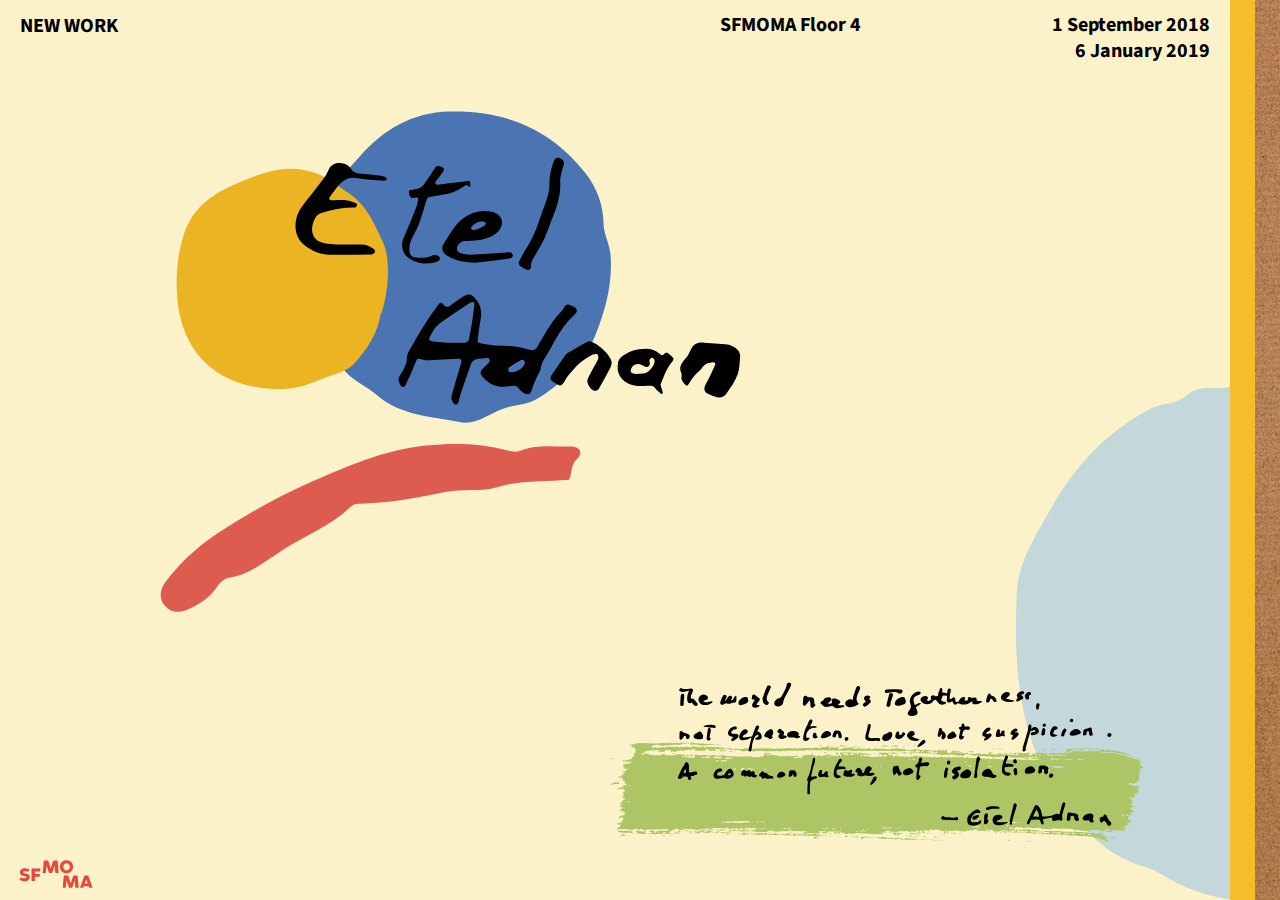
<file: p3/index.html>
<!DOCTYPE html>
<html lang="en">
  <head>
    <title>Etel Adnan</title>
    <meta charset="utf-8">
    <meta http-equiv="X-UA-Compatible" content="IE=edge">
    <meta name="viewport" content="width=device-width, initial-scale=1">
    
    <!-- import the webpage's stylesheet -->
    <link rel="stylesheet" href="style.css">
    <link href="https://fonts.googleapis.com/css2?family=Permanent+Marker&family=Source+Sans+Pro:wght@300&display=swap" rel="stylesheet">
    
    <!-- import the webpage's javascript file -->
    <script src="jquery-3.5.0.min.js" defer></script>
    <script src="script.js" defer></script>
  </head>  
  
  <body>
    <div class="class-for-index">
      <img id="homeOne" src="artworks/home1.svg">
      <img id="homeTwo" src="artworks/home2.svg">
      <img id="homebrush" src="artworks/brushtexture1.svg">
      <img id="sfmomalogo" src="artworks/SFMOMALogo.svg">
      <h1 id="extitle">NEW WORK</h1>
      <h2 id="location">SFMOMA Floor 4</h2>
      <h2 id="date">1 September 2018 <br> 6 January 2019</h2>
      <img id="quote" src="artworks/quote.svg">
      <div class="indicator">
        <a id="indicOne" href="index.html"></a>
        <a id="indicTwo" href="about.html"></a>
        <a id="indicThree" href="gallery.html"><img src="artworks/indicator.png"></a>
      </div>
    </div>
    
    
  </body>
</html>
</file>
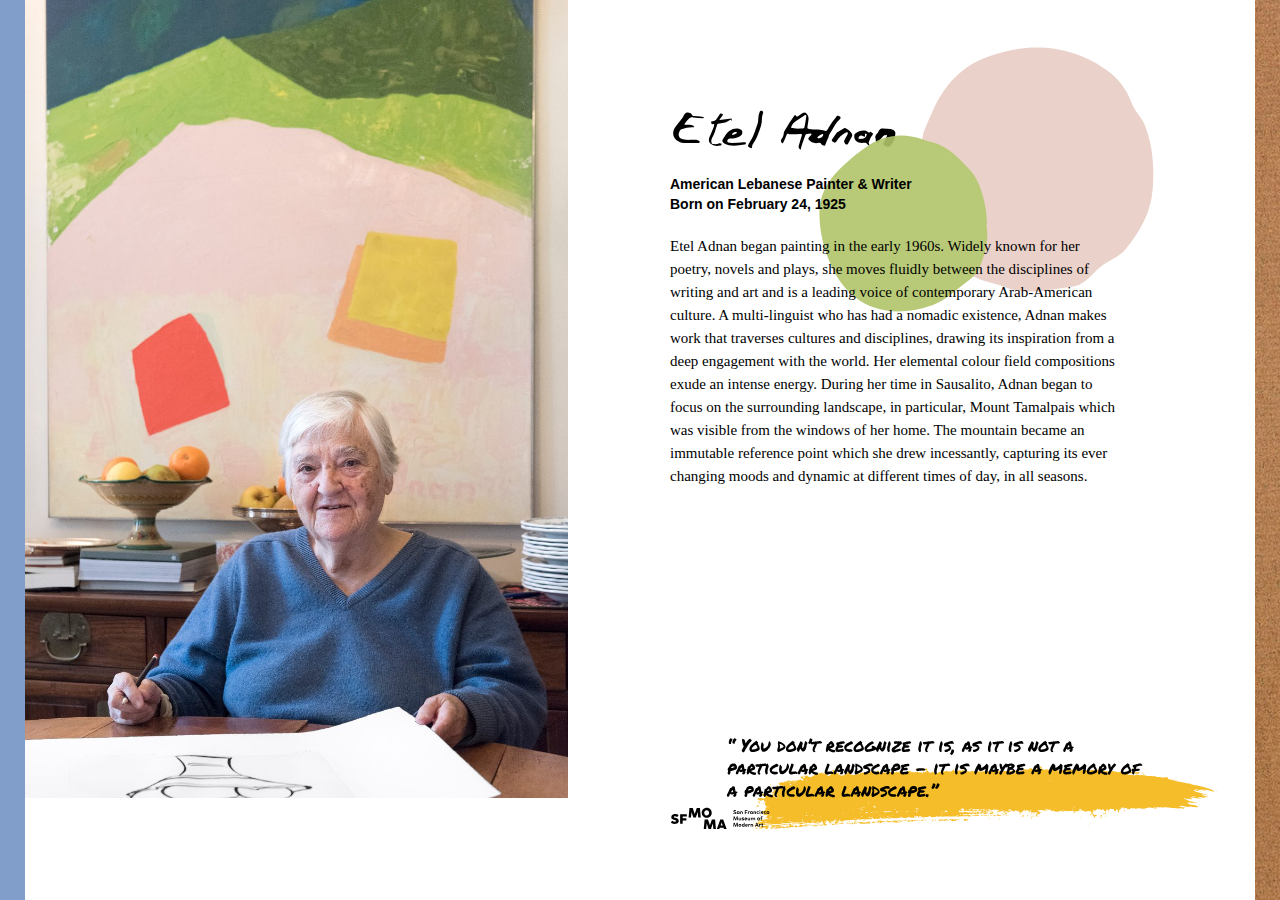
<file: p3/about.html>
<!DOCTYPE html>
<html lang="en">
  <head>
    <title>About</title>
    <meta charset="utf-8">
    <meta http-equiv="X-UA-Compatible" content="IE=edge">
    <meta name="viewport" content="width=device-width, initial-scale=1">
    
    <!-- import the webpage's stylesheet -->
    <link rel="stylesheet" href="style.css">
    
    <!-- import the webpage's javascript file -->
    <script src="jquery-3.5.0.min.js" defer></script>
    <script src="script.js" defer></script>
  </head>  
  
  <body>
    <div class="class-for-about">
      <img id="eteladnan" src="artworks/eteladnan.jpg">
      <img id="logotype" src="artworks/logotype.svg">
      <img id="brush" src="artworks/brushtexture2.svg">
      <img id="aboutOne" src="artworks/about1.svg">
      <p id="subText">
        American Lebanese Painter & Writer <br>
        Born on February 24, 1925
      </p>
      <p id="description">
        Etel Adnan began painting in the early 1960s. Widely known for her poetry, novels and plays, she moves fluidly between the disciplines 
        of writing and art and is a leading voice of contemporary Arab-American culture. A multi-linguist who has had a nomadic existence, 
        Adnan makes work that traverses cultures and disciplines, drawing its inspiration from a deep engagement with the world. Her elemental
        colour field compositions exude an intense energy. During her time in Sausalito, Adnan began to focus on the surrounding landscape, 
        in particular, Mount Tamalpais which was visible from the windows of her home. The mountain became an immutable reference point which 
        she drew incessantly, capturing its ever changing moods and dynamic at different times of day, in all seasons.
      </p>
      <img id="quoteTwo" src="artworks/quote2.svg">
      <img id="sfmomaTwo" src="artworks/SFMOMALogo2.svg">
      <div class="indicator">
        <a id="indicOne" href="index.html"></a>
        <a id="indicTwo" href="about.html"></a>
        <a id="indicThree" href="gallery.html"><img src="artworks/indicator.png"></a>
      </div>
    </div>
  </body>
</html>
</file>
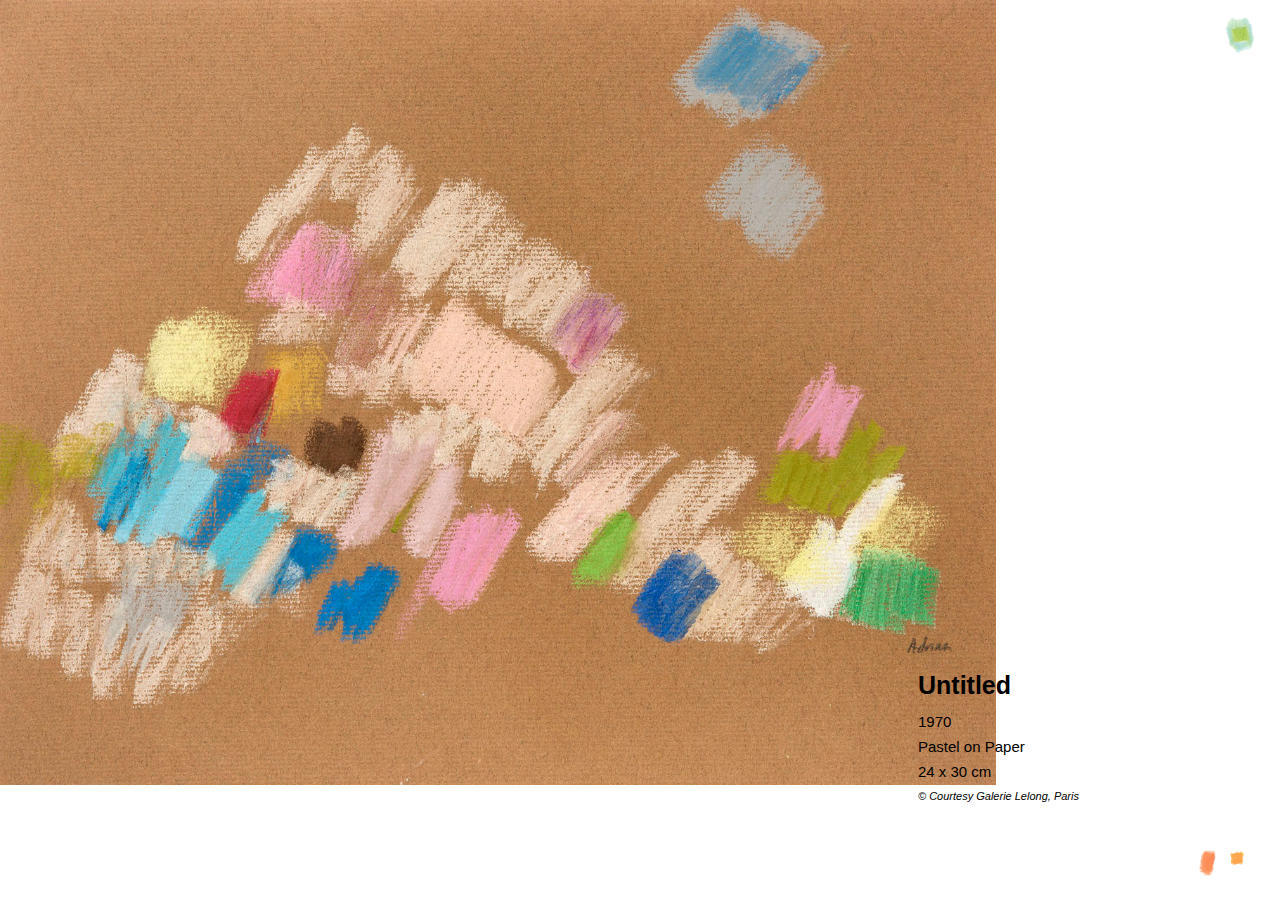
<file: p3/artwork.html>
<!DOCTYPE html>
<html lang="en" id="artworkPage">
  <head>
    <title>Artworks</title>
    <meta charset="utf-8">
    <meta http-equiv="X-UA-Compatible" content="IE=edge">
    <meta name="viewport" content="width=device-width, initial-scale=1">
    
    <link rel="stylesheet" href="style.css">
    <script src="jquery-3.5.0.min.js" defer></script>
    <script src="script.js" defer></script>
    
  </head>  
  
  <body class="class-for-artwork">
    <div class="slide">
      <ul class="artwork">
        <li>
          <img class="artpiece" src="artworks/artwork1.jpg">
          <div id="artworkOne">
            <h4 class="title"> Untitled </h4>
            <h4> 1970 </h4>
            <h4> Pastel on Paper </h4> 
            <h4> 24 x 30 cm </h4>
            <h4 class="copyright"> © Courtesy Galerie Lelong, Paris </h4>
          </div>
        </li>
        <li>
          <img class="artpiece" src="artworks/artwork2.jpg">
          <div id="artworkTwo">
            <h4 class="title"> Ohne Titel </h4>
            <h4> 2015 </h4>
            <h4> Oil on Linen </h4>
            <h4> 38 x 46 cm </h4>
            <h4 class="copyright"> © Courtesy Galerie Lelong, Paris </h4>
          </div>
        </li>
        <li>
          <img class="center" src="artworks/artwork3.jpeg">
          <div id="artworkThree">
            <h4 class="title"> Untitled </h4>
            <h4> 2015 </h4>
            <h4> Oil on Canvas </h4>
            <h4> 41 x 33 cm </h4>
            <h4 class="copyright"> © Courtesy Galerie Lelong, Paris </h4>
          </div>
        </li>
        <li>
          <img class="center" src="artworks/artwork4.jpg">
          <div id="artworkFour">
            <h4 class="title"> Untitled </h4>
            <h4> 2018 </h4>
            <h4> Oil on Canvas </h4>
            <h4> 30 x 24cm </h4>
            <h4 class="copyright"> © Courtesy the Artist and Sfeir-Semler <br> Gallery Hamburg / Beirut </h4>
          </div>
        </li>
        <li>
          <img class="artpiece" src="artworks/artwork5.jpeg">
          <div id="artworkFive">
            <h4 class="title"> Untitled </h4>
            <h4> 2012 </h4>
            <h4> Oil on Canvas </h4>
            <h4> 32 x 41 cm </h4>
            <h4 class="copyright"> © Courtesy the Artist and Sfeir-Semler <br> Gallery Hamburg / Beirut </h4>
          </div>
        </li>
        <li>
          <img class="artpiece" src="artworks/artwork6.jpeg">
          <div id="artworkSix">
            <h4 class="title"> Paysage 2 </h4>
            <h4> 2014 </h4>
            <h4> Oil on Canvas </h4>
            <h4> 32 x 41 cm </h4>
            <h4 class="copyright"> © Courtesy Galerie Lelong, Paris </h4>
          </div>
        </li>
        <li>
          <img class="artpiece" src="artworks/artwork7.jpg">
          <div id="artworkSeven">
            <h4 class="title"> Untitled  </h4>
            <h4> 2018 </h4>
            <h4> Oil on Canvas </h4>
            <h4> 24 x 30 cm </h4>
            <h4 class="copyright"> © Courtesy the Artist and Sfeir-Semler <br> Gallery Hamburg / Beirut </h4>
          </div>
        </li>
        <li>
          <img class="center" src="artworks/artwork8.jpg">
          <div id="artworkEight">
            <h4 class="title"> Untitled  </h4>
            <h4> 2018 </h4>
            <h4> Oil on Canvas </h4>
            <h4> 58 x 49 cm </h4>
            <h4 class="copyright"> © Courtesy the Artist and Sfeir-Semler <br> Gallery Hamburg / Beirut </h4>
          </div>
        </li>
        <li>
          <img class="artpiece" src="artworks/artwork9.jpg">
          <div id="artworkNine">
            <h4 class="title"> Explosion Florale </h4>
            <h4> 2018 </h4>
            <h4> Hand-Woven Wool Tapestry </h4>
            <h4> 163 x 198 cm </h4>
            <h4 class="copyright"> © Courtesy the Artist and Sfeir-Semler <br> Gallery Hamburg / Beirut </h4>
          </div>
        </li>
      </ul>
      <img class="prev" src="artworks/left.png">
      <img class="next" src="artworks/right.png">
      <a href="gallery.html"><img class="back" src="artworks/back.png"></a>
    </div>
  </body>
</html>
</file>
<file: styles/main.css>
* {
	padding: 0px;
	margin: 0px;
}

body {
	font-family: 'Inconsolata', monospace;
	font-size: 20px;
	font-weight: normal;
}

/* this is a comment */

#container {
	width:500px;
	margin: 0 auto;
}

#exercises, #projects {
	margin: 40px 0px;
}

h1 {
	color:red;
}

h1, h2, h3 {
	margin: 20px 0;
    font-size:20pt;
} 

p {
	margin: 20px 0;
	font-size:14pt;
	line-height: 150%;
}

ul {
	list-style-type: none;
}

a {
	color:black;
}

a:hover {
	color:red;
}
</file>
<file: p1/styles/main.css>
body {
  margin: 0;
}

.page {
  width: 100vw;
  height: 100vh;
  background:;
  position: relative;
  margin-bottom: 50px;
}

.centerContent {
  display: grid;
  align-items: center;
  justify-items: center;
}

.introduction {
  position: absolute;
  top: 0;
  left: 0;
}

#bgImage{
  display: block;
  position: absolute;
  width: 100vw;
  height: auto;
  opacity: 1;
  transition: .5s ease;
  backface-visibility: hidden;
}

.middle {
  transition: .5s ease;
  opacity: 0;
  position: absolute;
  top: 45vh;
  left: 50vw;
  width: 700px;
  height: auto;
  transform: translate(-50%, -50%);
}

.introduction:hover #bgImage {
  opacity: 0.2;
}

.introduction:hover .middle {
  opacity: 1;
}

.text {
  /*background-color: #fff;
  padding: 16px 32px;*/
  color: #FF524B;
  font-size: 60px;
  font-family: 'Patua One', slab-serif;
  font-weight: bold;
  text-align: center;
  letter-spacing: 2px;
}

.first {
  position: absolute;
  width: 600px;
}

.grid-container {
  display: grid;
  grid-template-columns: auto auto;
  grid-column-gap: 40px;
}

.grid-item {
  text-align: left;
}

h1 {
  font-size: 50px;
  font-family: 'Patua One', slab-serif;
  margin-top: 11px;
  margin-bottom: 0px;
  letter-spacing: 1px;
  color: #FF524B;
}

h2 {
  font-size: 70px;
  font-family: 'Patua One', slab-serif;
  margin-left: 6px;
  margin-top: -8px;
  margin-bottom: 0;
}

.additional {
  position: absolute;
  width: 800px;
}

.grid-container-2 {
  margin-top: 50px;
}

.grid-item-2 {
  display: grid;
  grid-template-columns: auto auto auto;
  grid-template-rows: auto auto auto;
  grid-column-gap: 95px;
  width: 800px;
  /*margin-top: 50px;*/
}

h3 {
  font-size: 18px;
  font-family: 'Gudea', sans-serif;
  line-height: 1.5;
  width: 810px;
  font-weight: lighter;
  text-align: left;
  margin-left: 8px;
  margin-top: 50px;
  margin-bottom: 100px;
}

h6 {
  font-size: 18px;
  font-family: 'Bree Serif', sans-serif;
  text-align: center;
  color: #FF524B;
  margin-bottom: 5px;
}

text-2 {
  font-size: 16px;
  font-family: 'Gudea', sans-serif;
  line-height: 1.5;
  align-items: center;
}

#padding-1 {
  padding-left: 9px;
}

#padding-2 {
  padding-left: 48px;
}

#padding-3 {
  padding-right: 42px;
}

p {
  font-size: 18px;
  line-height: 1.5;
  font-family: 'Gudea', sans-serif;
}

.second {
  position: absolute;
  text-align: center;
}

h4 {
  font-size: 35px;
  font-family: 'Patua One', slab-serif;
  text-align: center;
  letter-spacing: 1px;
  margin-bottom: 25px;
}

#gameImage {
  display: block;
  border-color: black; 
  width: 70%;
  border-radius: 10px;
  margin-top: 40px;
  margin-bottom: 30px; 
  margin-left: 170px;
}

#kitchenImageBox {
  width: 80%;
  margin-left: auto;
  margin-right: auto;
  position: relative;
}

.hotspot {
  position: absolute;
  width:30px;
  height:50px;
  /*background: red;*/
  transform: translate(-25px,-25px);
}

.grab {
  cursor: -webkit-grab; 
  cursor: grab;
}

.gaugebar {
  height: 35px;
  width: 57%; 
  background: lightgrey;
  border-radius: 25px;
  overflow: hidden;
  position: relative;
  left: 310px;
}

.fill {
  height: 35px;
  width: 0%; 
  background: #FFE132;
  transition: width 200ms ease;
  position: absolute;
  left:0;
}

h5 {
  font-size: 14px;
  font-family: 'Gudea', sans-serif;
  text-align: left;
  width: 800px;
  position: relative;
  left: 330px;
  margin-top: 8px;
}

.third {
  position: absolute;
  text-align: left;
  width: 50vw;
}

table {
  margin-top: 35px;
  border-collapse: collapse;
  border-spacing: 0;
  border-color: black;
  width: 730px;
}

th {
  font-size: 18px;
  font-family: 'Gudea', sans-serif;
  border-style:solid;
  border-width: 2px;
  background-color: #FF5F53;
  text-align: center;
  line-height: 1.8;
  padding: 0.3em;
}

td {
  font-size: 18px;
  font-family: 'Gudea', sans-serif;
  border-style: solid;
  border-width: 2px;
  line-height: 1.8;
  padding: 0.3em;
  padding-left: 0.5em;
}

.checkBox {
  width:30px;
}

.checked {
  /*background-color: red;*/
  background-image: url("../checkmark.svg");
}

.tooltip {
  position: relative;
  display: inline-block;
}

.pointer {
  cursor: pointer;
}

.tooltiptext {
  visibility: hidden;
  width: 200px;
  background-color: black;
  color: #fff;
  text-align: left;
  border-radius: 6px;
  padding: 12px;
  position: absolute;
  z-index: 1;
}

.description {
  font-size: 14px;
  line-height:
  font-family: 'Gudea', sans-serif;
}

.tooltip:hover .tooltiptext {
  visibility: visible;
}

.fourth {
  position: absolute;
  text-align: left;
  width: 600px;
}

.grid-container-3 {
  display: grid;
  grid-template-columns: 200px 200px 200px;
  grid-template-rows: 100px 100px;
  grid-column-gap: 30px;
  grid-row-gap: 30px;
  margin-left: -20px;
  margin-top: 40px;
}

p1 {
  padding: 19.5px 23px 18px 21px;
  text-align: center;
  font-size: 16px;
  font-family: 'Gudea', sans-serif;
  background-color: #FFF6C0;
  border-radius: 10px;
}

/*.item-bg {
  background-color: #FFF6C0;
  border-radius: 15px;
  opacity: 40%;
}*/

.placement {
  padding-top: 30px;
}

#last {
  color: #FF524B;
  font-size: 35px;
  font-family: 'Patua One', slab-serif;
  font-weight: bold;
  letter-spacing: 2px;
  padding: 230px;
  margin-left: 28px;
  line-height: 50px;
}

#copyright {
  font-size: 13px;
  font-family: 'Gudea', sans-serif;
  text-align: center;
  padding: 15px;
  background-color: #3AB0A4;
  color: white;
}
</file>
<file: p2/style.css>
/* CSS files add styling rules to your content */

body {
  margin: 0;
  background: black;
}

body.isNotEnabled {
/*   background:white; */
}
.isNotEnabled .grid-item {
  background:cyan;
  border: 1px solid cyan;
}

.grid-container {
  display: grid;
  grid-template-columns: repeat(96, 12px);
  grid-template-rows: repeat(53, 12px);
  grid-column-gap: 3px;
  grid-row-gap: 3px;
  width: 100%;
  height: 100%;
}

.grid-item {
  border-radius: 50%;
  /*background-color: white;*/
  background-color: black;
  border: 1px solid black;
}

.sideClick {
  background:red;
}

/* layer popup */
#layer {
  position: fixed;
  background: black;
  width: 360px;
  height: 360px;
  border-radius: 180px;
/*   box-shadow: 5px 5px 20px rgba(0,0,0,0.4); */
  left: calc(50vw - 180px);
  top: calc(50vh - 180px);
}

#layer .play {
  position: absolute;
  left: 50%;
  top: 50%;
  
}

h1 {
  font-family: 'Do Hyeon', sans-serif;
  color: cyan;
  padding-top: 60px;
  padding-left: 80px;
  
}

h2 {
  font-family:'Do Hyeon', sans-serif;
  font-size: 20px;
  color: magenta;
  text-align: center;
  line-height:30px;
  padding-top: 10px;
}

.play {
  font-family:'Do Hyeon', sans-serif;
  font-size: 25px;
  color: yellow;
  text-decoration: none;
  padding-top: 100px;
  padding-bottom: 100px;
  margin-left: -22px;
}

.play:hover {
  color: cyan;
}
</file>
<file: p3/style.css>
body{
  margin: 0px;
  padding: 0px;
}

#indicOne {
  position:fixed;
  right: 50px;
  top:0;
  width: 25px;
  height: 100vh;
/*   background-color: #FCF2CA; */
/*   background-color: #ADC565; */
  background-color: #4A75B2;
}

#indicTwo {
  position:fixed;
  right: 25px;
  top:0;
  width: 25px;
  height: 100vh;
/*   background-color: #EDD3CC; */
  background-color: #F5BD29;
}

#indicThree {
  position:fixed;
  right: 0px;
  top:0;
  width: 25px;
  height: 100vh;
  background-color: brown;
}

#indicOne:hover {
  opacity: 0.7;
}

#indicTwo:hover {
  opacity: 0.7;
}

#indicThree:hover {
/*   transform: scale(1.2); */
  opacity: 0.8;
}

.class-for-index {
  height: 100vh;
  background-color: #FCF2CA;
}

.class-for-index #indicOne {
  display: none;
}

.class-for-index #indicTwo {
  animation: dropDown 800ms ease;
}

.class-for-index #indicThree {
  animation: dropDown 600ms ease;
}

@keyframes dropDown {
  0% {
    top: -700px;
  }
  100% {
    bottom: 0px;
  }
}

#homeOne {
  position: absolute;
  width: 600px;
  top: 100px;
  left: 150px;
}

#homeTwo {
  position: absolute;
  height: 520px;
  right: 48px;
  bottom: 0px;
}

#homebrush {
  position: absolute;
  width: 550px;
  right: 130px;
  bottom: 53px;
}

#sfmomalogo {
  position: absolute;
  width: 80px;
  left: 16px;
  bottom: 8px; 
}

h1 {
  font-family: 'Source Sans Pro', sans-serif;
  font-size: 20px;
  margin: 0;
}

h2 {
  font-family: 'Source Sans Pro', sans-serif;
  font-size: 20px;
  line-height: 26px;
  margin: 0;
}

h3 {
  font-family: 'Permanent Marker', cursive;
  font-size: 30px;
  line-height: 40px;
  font-weight: normal;
}

#extitle {
  position: absolute;
  top: 12px;
  left: 20px;
}

#location {
  position: absolute;
  top: 12px;
  left: 80vh;
}

#date {
  position: absolute;
  top: 12px;
  right: 70px;
  text-align: right;
}

#quote {
  position: absolute;
  width: 450px;
  bottom:70px;
  right: 160px;
}

.class-for-about {
  width: 100vw;
  height: 100vh;
  background-color: white;
}
.class-for-about #indicOne {
  right: unset;
  left: 0;
  animation:fadeFromHover 700ms ease;
}

@keyframes fadeFromHover {
  0% {
    opacity: 0.8;
/*     left:calc(100vw - 20px); */
    transform:scale(5);
  }
  100% {
    transform:scale(1);
/*     left:0; */
    opacity: 1;
  }
}

.class-for-about #indicTwo {
  display: none;
}

#eteladnan {
  position: absolute;
  height: 798px;
  left: 25px;
  margin: 0;
}

#logotype {
  position: absolute;
  width: 230px;
  top: 110px;
  left: 670px;
}

#subText {
  position: absolute;
  width: 250px;
  top: 160px;
  left: 670px;
  font-family: 'Source Sans Pro', sans-serif;
  font-size: 14px;
  line-height: 20px;
  font-weight: bold;
}

#description {
  position: absolute;
  width: 450px;
  top: 220px;
  left: 670px;
  /*display: inline-block;*/
}

#brush {
  position: absolute;
  width: 470px;
  right: 60px;
  bottom: 67px;
}

p {
  line-height: 23px;
  font-size: 15px;
}

#quoteTwo {
  position: absolute;
  right: 133px;
  bottom: 100px;
  width: 425px;
}

#aboutOne {
  position: absolute;
  width: 350px;
  top: 40px;
  right: 120px;
  opacity: 90%;
}

#sfmomaTwo {
  position: absolute;
  width: 100px;
  bottom: 70px;
  left: 670px;
}

.class-for-gallery {
  width: 100vw;
  height: 100vh;
  cursor: pointer;
}

.class-for-gallery #indicOne {
  right: unset;
  left: 0;
}

.class-for-gallery #indicTwo {
  right: unset;
  left: 25px;
}

.class-for-gallery #indicThree {
  display: none;
}

#artbarOne {
  position: absolute;
  height: 798px;
  left: 50px;
}

#artbarOne:hover {
  opacity: 0.7;
}

#artbarTwo {
  position:absolute;
  height: 798px;
  left: 197px;
}

#artbarTwo:hover {
  opacity: 0.7;
}

#artbarThree {
  position:absolute;
  height: 798px;
  left: 350px;
}

#artbarThree:hover {
  opacity: 0.7;
}

#artbarFour {
  position:absolute;
  height: 798px;
  left: 506px;
}

#artbarFour:hover {
  opacity: 0.7;
}

#artbarFive {
  position:absolute;
  height: 798px;
  right: 624px;
}

#artbarFive:hover {
  opacity: 0.7;
}

#artbarSix {
  position:absolute;
  height: 798px;
  right: 468px;
}

#artbarSix:hover {
  opacity: 0.7;
}

#artbarSeven{
  position:absolute;
  height: 798px;
  right: 312px;
}

#artbarSeven:hover {
  opacity: 0.7;
}

#artbarEight {
  position:absolute;
  height: 798px;
  right: 156px;
}

#artbarEight:hover {
  opacity: 0.7;
}

#artbarNine {
  position:absolute;
  height: 798px;
  right: 0;
}

#artbarNine:hover {
  opacity: 0.7;
}

ul,
ol,
li {
  list-style: none;
}

a {
  text-decoration: none;
}

/* .class-for-gallery {
  position: relative;
  overflow: hidden;
} */

.artwork {
  width: 900vw;
  padding-left: 0;
/*   display: block; */
  margin: 0;
}

.artwork>li {
  width: 100vw;
  height: 100vh;
  float: left;
  background-repeat: no-repeat;
  background-size: 100% 100%;
  position: relative;
  /*overflow-y: hidden;*/
}

.artpiece {
/*   position: absolute; */
  height: 785px;
  display: block;
  margin: 0;
}

.center {
  height: 785px;
  display: block;
  margin: 0px auto;
}

h4 {
  font-family: 'Source Sans Pro', sans-serif;
  font-size: 15px;
  font-weight: normal;
  margin: 8px;
}

.title {
  font-weight: bold;
  font-size: 25px;
  margin-bottom: 13px;
}

.copyright {
  font-size: 11px;
  font-style: italic;
  margin-top: 10px;
}

#artworkOne {
  position: absolute;
  width: 230px;
  right: 140px;
  bottom: 90px;
}

#artworkTwo {
  position: absolute;
  width: 230px;
  right: 175px;
  bottom: 90px;
}

#artworkThree {
  position: absolute;
  width: 230px;
  right: 105px;
  bottom: 90px;
}

#artworkFour {
  position: absolute;
  width: 230px;
  right: 90px;
  bottom: 90px;
}

#artworkFive {
  position: absolute;
  width: 230px;
  right: 120px;
  bottom: 90px;
}

#artworkSix {
  position: absolute;
  width: 230px;
  right: 125px;
  bottom: 90px;
}

#artworkSeven {
  position: absolute;
  width: 230px;
  right: 125px;
  bottom: 90px;
}

#artworkEight {
  position: absolute;
  width: 230px;
  right: 90px;
  bottom: 90px;
}

#artworkNine {
  position: absolute;
  width: 230px;
  right: 180px;
  bottom: 90px;
}

.prev {
  position: fixed;
  height: 40px;
  bottom: 15px;
  right: 57px;
  cursor: pointer;
}

.next {
  position: fixed;
  height: 40px;
  bottom: 15px;
  right: 27px;
  cursor: pointer;
}

.back {
  position: fixed;
  height: 40px;
  top: 15px;
  right: 25px;
  cursor: pointer;
}

.smoothScroll {
  scroll-behavior:smooth;
}
</file>
